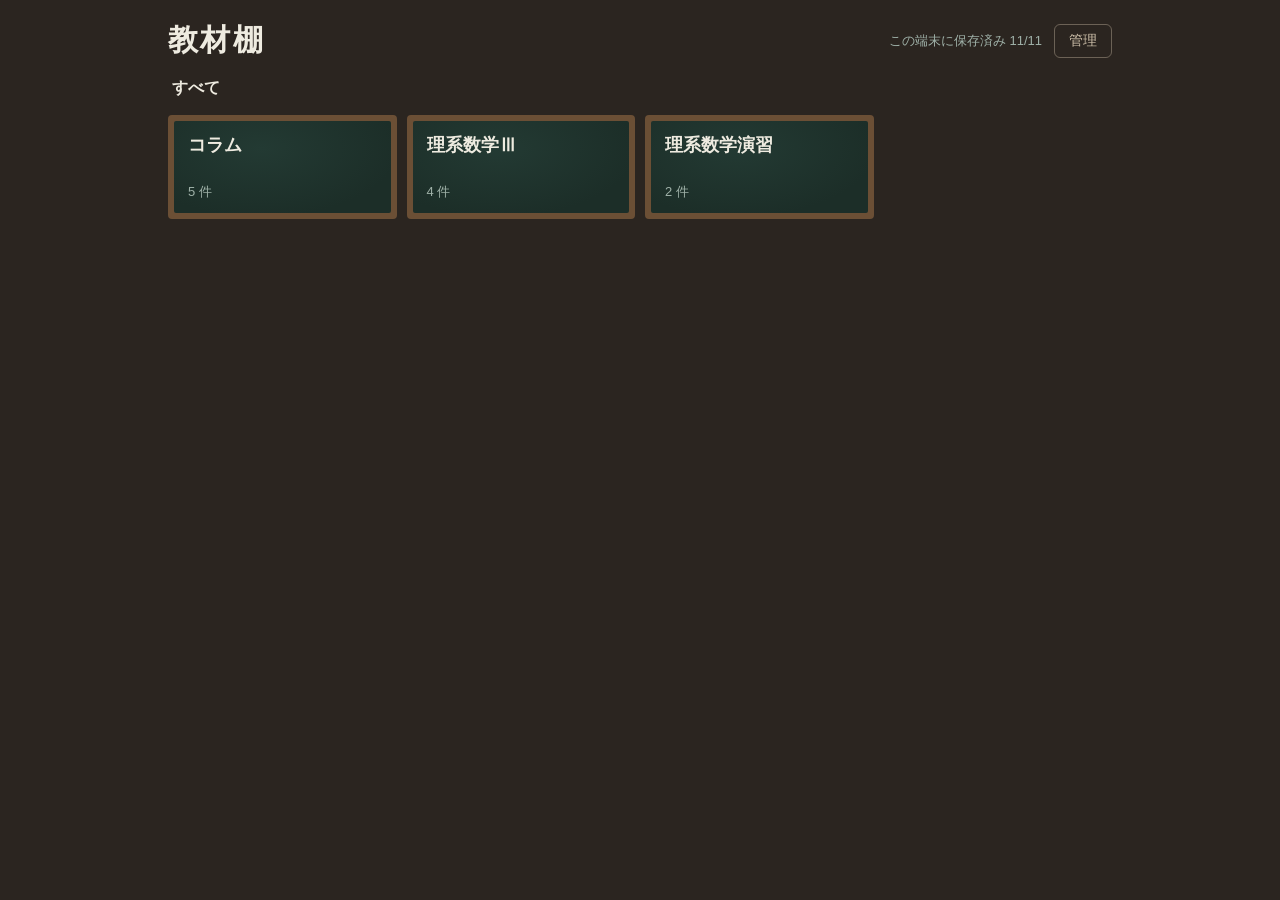
<file: index.html>
<!DOCTYPE html>
<html lang="ja">
<head>
<meta charset="UTF-8">
<meta name="viewport" content="width=device-width, initial-scale=1, viewport-fit=cover">
<title>教材棚</title>
<meta name="theme-color" content="#2b2520">
<meta name="apple-mobile-web-app-capable" content="yes">
<meta name="mobile-web-app-capable" content="yes">
<meta name="apple-mobile-web-app-title" content="教材棚">
<meta name="apple-mobile-web-app-status-bar-style" content="black-translucent">
<link rel="manifest" href="app.webmanifest">
<link rel="apple-touch-icon" href="icons/apple-touch-icon.png">
<link rel="stylesheet" href="style.css">
</head>
<body>

<main id="library" class="page">
  <header class="top">
    <h1><a href="#/">教材棚</a></h1>
    <div class="topR">
      <span id="offline" class="status"></span>
      <button id="manage" type="button" class="ghost">管理</button>
    </div>
  </header>
  <nav id="crumbs" class="crumbs" aria-label="現在のフォルダ"></nav>
  <div id="tools" class="tools" hidden>
    <label class="btn primary" for="fileInput">＋ HTMLを追加</label>
    <input id="fileInput" class="visually-hidden" type="file" accept=".html,.htm,text/html" multiple>
    <button id="newFolder" type="button" class="btn">新しいフォルダ</button>
    <button id="logout" type="button" class="ghost">管理を終える</button>
  </div>
  <section id="folders" class="folders" aria-label="フォルダ"></section>
  <section id="items" class="items" aria-label="教材"></section>
  <p id="empty" class="empty" hidden></p>
</main>

<section id="viewer" hidden>
  <div class="vbar">
    <button id="back" type="button" class="vb">‹ 一覧</button>
    <div id="vtitle" class="vtitle"></div>
    <button id="reload" type="button" class="vb">最初から</button>
    <button id="draw" type="button" class="vb" aria-pressed="false">✎ 書き込み</button>
    <button id="full" type="button" class="vb" hidden>全画面</button>
  </div>
  <div id="stage" class="stage">
    <iframe id="frame" title="教材" sandbox="allow-scripts allow-popups allow-forms allow-modals" allow="fullscreen; autoplay"></iframe>
    <canvas id="ink" aria-label="書き込み"></canvas>
    <div id="pens" class="pens" hidden>
      <button type="button" class="pen on" data-c="#eeebe0" style="--k:#eeebe0" aria-label="白"></button>
      <button type="button" class="pen" data-c="#ffd064" style="--k:#ffd064" aria-label="黄"></button>
      <button type="button" class="pen" data-c="#ff8466" style="--k:#ff8466" aria-label="赤"></button>
      <button type="button" class="pen" data-c="#72c8ff" style="--k:#72c8ff" aria-label="青"></button>
      <button type="button" id="eraser" class="tool">消しゴム</button>
      <button type="button" id="undo" class="tool">戻す</button>
      <button type="button" id="clear" class="tool">全消去</button>
    </div>
    <p id="loadmsg" class="loadmsg" hidden></p>
  </div>
</section>

<dialog id="dlg"><form method="dialog" id="dlgForm"></form></dialog>
<div id="toast" class="toast" role="status" hidden></div>

<script src="app.js"></script>
</body>
</html>
</file>
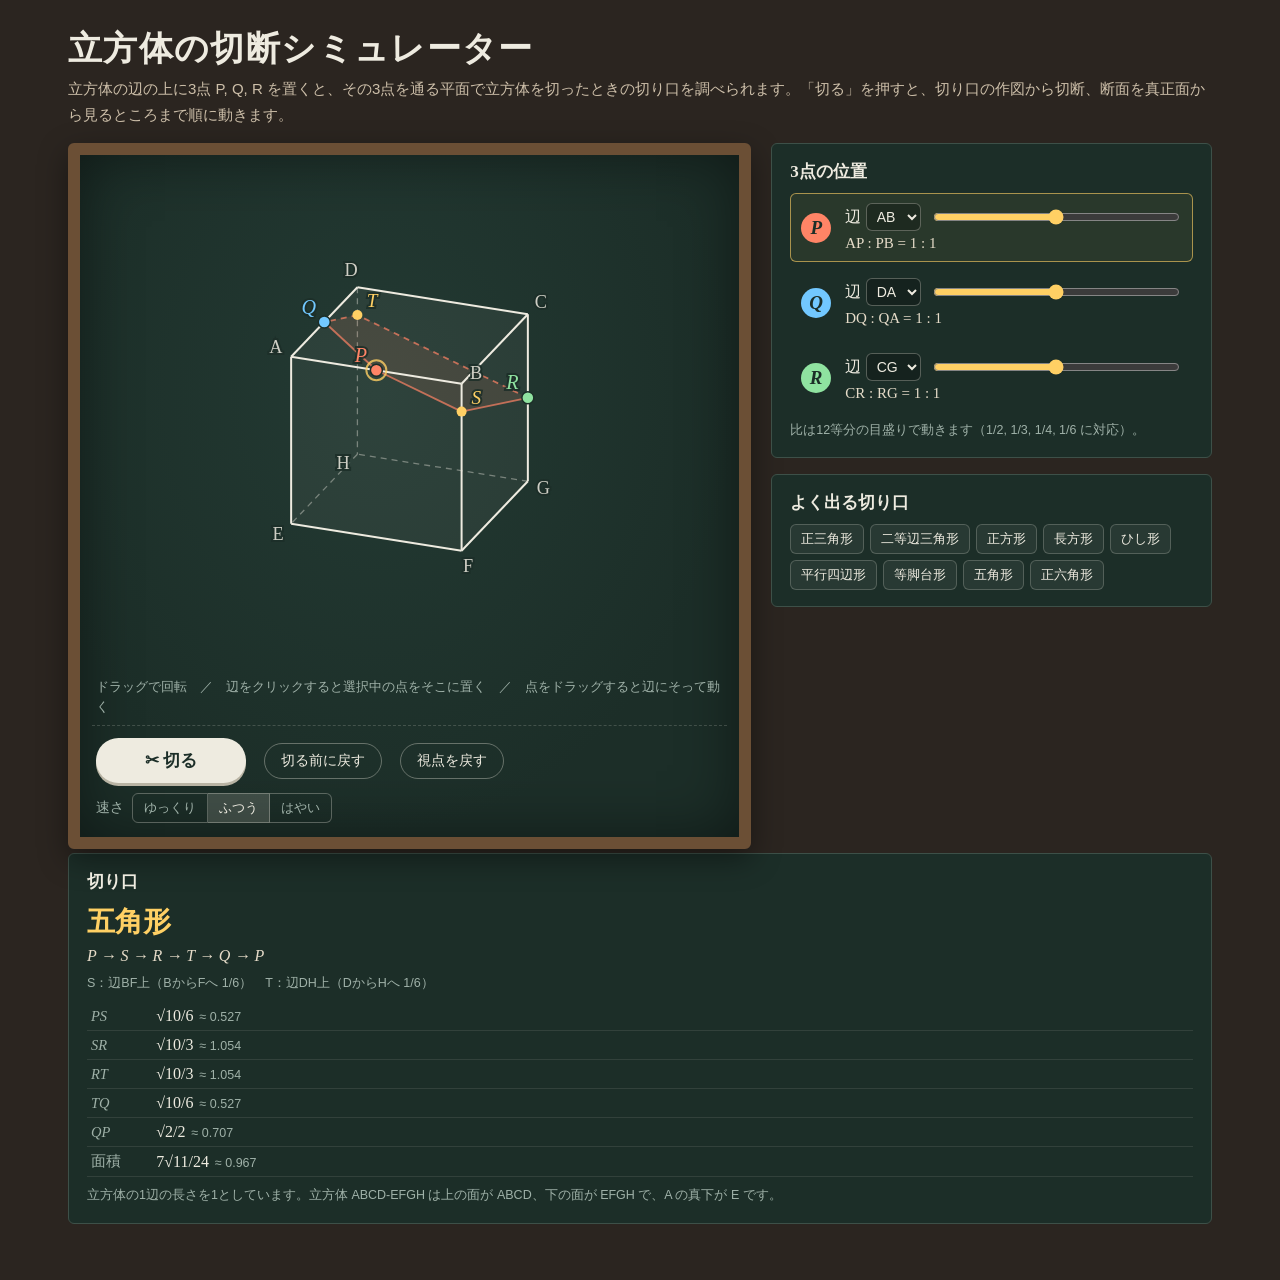
<file: materials/cube-cut.html>
<!DOCTYPE html>
<html lang="ja">
<head>
<meta charset="UTF-8">
<meta name="viewport" content="width=device-width, initial-scale=1">
<title>立方体の切断シミュレーター</title>
<style>
:root{
  --board:#1c2e28; --board2:#233a33; --frame:#6b4f35;
  --chalk:#eeebe0; --dim:#9fb1a8; --yellow:#ffd064;
  --p:#ff8466; --q:#72c8ff; --r:#8fe3a0;
}
*{box-sizing:border-box}
html,body{margin:0;background:#2b2520;color:var(--chalk);
  font-family:"Hiragino Sans","Hiragino Kaku Gothic ProN","Yu Gothic","Meiryo","Noto Sans JP",sans-serif;}
.page{max-width:1180px;margin:0 auto;padding:22px 18px 40px}
h1{font-family:"Hiragino Mincho ProN","Yu Mincho","YuMincho","Noto Serif JP",serif;
  font-weight:600;font-size:clamp(22px,3.2vw,34px);letter-spacing:.04em;margin:4px 0 4px}
.sub{color:#cdbfa9;margin:0 0 16px;font-size:15px;line-height:1.7}
.main{display:grid;grid-template-columns:1.55fr 1fr;gap:20px}
@media (max-width:900px){.main{grid-template-columns:1fr}}
.board{background:radial-gradient(ellipse at 45% 35%,var(--board2),var(--board) 70%);
  border:12px solid var(--frame);border-radius:6px;
  box-shadow:inset 0 0 60px rgba(0,0,0,.45),0 10px 30px rgba(0,0,0,.4);padding:10px 12px 10px}
#wrap{width:100%;position:relative}
canvas{display:block;width:100%;touch-action:none;cursor:grab}
canvas.dragging{cursor:grabbing}
.hint{font-size:12.5px;color:var(--dim);padding:4px 4px 0;line-height:1.6}
.tray{display:flex;flex-wrap:wrap;align-items:center;gap:10px 18px;padding:12px 4px 4px;
  border-top:1px dashed rgba(238,235,224,.18);margin-top:8px}
#play{font:inherit;font-size:17px;font-weight:700;color:#1c2e28;background:var(--chalk);
  border:none;border-radius:999px;padding:11px 26px;cursor:pointer;min-width:150px;box-shadow:0 3px 0 #b9b4a4}
#play:active{transform:translateY(2px);box-shadow:0 1px 0 #b9b4a4}
#play:disabled{opacity:.4;cursor:not-allowed}
.sec{font:inherit;font-size:14px;color:var(--chalk);background:transparent;border:1px solid rgba(238,235,224,.35);
  border-radius:999px;padding:8px 16px;cursor:pointer}
.sec:hover{background:rgba(238,235,224,.08)}
button:focus-visible,input:focus-visible,select:focus-visible{outline:3px solid var(--yellow);outline-offset:3px}
.ctl{display:flex;align-items:center;gap:8px;font-size:14px;color:var(--dim)}
.seg button{font:inherit;font-size:13px;background:transparent;color:var(--dim);
  border:1px solid rgba(238,235,224,.3);border-left-width:0;padding:5px 11px;cursor:pointer}
.seg button:first-child{border-left-width:1px;border-radius:6px 0 0 6px}
.seg button:last-child{border-radius:0 6px 6px 0}
.seg button.on{background:rgba(238,235,224,.16);color:var(--chalk)}
.card{background:var(--board);border:1px solid #3d5048;border-radius:6px;padding:16px 18px;margin-bottom:16px}
.card h2{font-family:"Hiragino Mincho ProN","Yu Mincho",serif;font-weight:600;font-size:17px;margin:0 0 10px}
.slot{display:grid;grid-template-columns:34px 1fr;gap:4px 10px;align-items:center;padding:9px 10px;border-radius:6px;
  border:1px solid transparent;cursor:pointer;margin-bottom:6px}
.slot.on{border-color:rgba(255,208,100,.6);background:rgba(255,208,100,.06)}
.slot .nm{grid-row:span 2;width:30px;height:30px;border-radius:50%;display:flex;align-items:center;justify-content:center;
  font-family:"Times New Roman",serif;font-size:19px;font-style:italic;color:#1c2e28;font-weight:700}
.slot .line{display:flex;gap:10px;align-items:center;flex-wrap:wrap}
.slot select{font:inherit;font-size:14px;background:rgba(0,0,0,.25);color:var(--chalk);border:1px solid rgba(238,235,224,.3);
  border-radius:6px;padding:4px 6px}
.slot input[type=range]{flex:1;min-width:110px;accent-color:var(--yellow)}
.slot .ratio{font-family:"Times New Roman","Hiragino Mincho ProN",serif;font-size:15px;color:#e6dcc9}
.presets{display:flex;flex-wrap:wrap;gap:6px}
.presets button{font:inherit;font-size:13px;color:var(--chalk);background:rgba(238,235,224,.06);border:1px solid rgba(238,235,224,.22);
  border-radius:6px;padding:5px 10px;cursor:pointer}
.presets button:hover{background:rgba(238,235,224,.14)}
.shape{font-family:"Hiragino Mincho ProN","Yu Mincho",serif;font-size:28px;font-weight:600;color:var(--yellow);margin:2px 0 6px}
.err{color:#ffb3a1;font-size:14px;line-height:1.7}
table{width:100%;border-collapse:collapse;font-variant-numeric:tabular-nums}
td{padding:5px 4px;border-bottom:1px solid rgba(238,235,224,.1);font-size:14.5px}
td:first-child{font-family:"Times New Roman",serif;font-style:italic;color:var(--dim);width:4.5em}
td .ex{font-family:"Times New Roman","Hiragino Mincho ProN",serif;font-size:16px}
td .ap{color:var(--dim);font-size:12.5px;margin-left:6px}
.note{font-size:12.5px;color:var(--dim);margin:8px 0 0;line-height:1.7}
.order{font-family:"Times New Roman",serif;font-style:italic;font-size:16px;color:#e6dcc9;margin-bottom:8px}
</style>
</head>
<body>
<div class="page">
  <h1>立方体の切断シミュレーター</h1>
  <p class="sub">立方体の辺の上に3点 P, Q, R を置くと、その3点を通る平面で立方体を切ったときの切り口を調べられます。「切る」を押すと、切り口の作図から切断、断面を真正面から見るところまで順に動きます。</p>

  <div class="main">
    <div>
      <div class="board">
        <div id="wrap"><canvas id="cv" aria-label="立方体と切断面の3D表示"></canvas></div>
        <div class="hint">ドラッグで回転　／　辺をクリックすると選択中の点をそこに置く　／　点をドラッグすると辺にそって動く</div>
        <div class="tray">
          <button id="play" type="button">✂ 切る</button>
          <button id="back" class="sec" type="button">切る前に戻す</button>
          <button id="view" class="sec" type="button">視点を戻す</button>
          <div class="ctl">速さ
            <div class="seg" role="group" aria-label="再生速度" id="speeds">
              <button type="button" data-s="0.5">ゆっくり</button><button type="button" data-s="1" class="on">ふつう</button><button type="button" data-s="2">はやい</button>
            </div>
          </div>
        </div>
      </div>
    </div>

    <div>
      <div class="card">
        <h2>3点の位置</h2>
        <div id="slots"></div>
        <p class="note">比は12等分の目盛りで動きます（1/2, 1/3, 1/4, 1/6 に対応）。</p>
      </div>
      <div class="card">
        <h2>よく出る切り口</h2>
        <div class="presets" id="presets"></div>
      </div>
    </div>
  </div>

  <div class="card" style="margin-top:4px">
    <h2>切り口</h2>
    <div id="info"></div>
    <p class="note">立方体の1辺の長さを1としています。立方体 ABCD-EFGH は上の面が ABCD、下の面が EFGH で、A の真下が E です。</p>
  </div>
</div>
<script>
// ===== 立方体の切断：計算部分（DOMなし） =====
const VN=["A","B","C","D","E","F","G","H"];
const V=[[0,0,1],[1,0,1],[1,1,1],[0,1,1],[0,0,0],[1,0,0],[1,1,0],[0,1,0]];
const EDGES=[[0,1],[1,2],[2,3],[3,0],[4,5],[5,6],[6,7],[7,4],[0,4],[1,5],[2,6],[3,7]];
const FACES=[[0,1,2,3],[4,5,6,7],[0,1,5,4],[3,2,6,7],[0,3,7,4],[1,2,6,5]];
const sub=(a,b)=>[a[0]-b[0],a[1]-b[1],a[2]-b[2]];
const add=(a,b)=>[a[0]+b[0],a[1]+b[1],a[2]+b[2]];
const mul=(a,s)=>[a[0]*s,a[1]*s,a[2]*s];
const dot=(a,b)=>a[0]*b[0]+a[1]*b[1]+a[2]*b[2];
const cross=(a,b)=>[a[1]*b[2]-a[2]*b[1],a[2]*b[0]-a[0]*b[2],a[0]*b[1]-a[1]*b[0]];
const norm=a=>Math.hypot(a[0],a[1],a[2]);
const unit=a=>{const l=norm(a);return l?mul(a,1/l):a};
const EPS=1e-9;
function edgePoint(e,t){const [i,j]=EDGES[e];return add(V[i],mul(sub(V[j],V[i]),t))}

function section(pts){
  const [P,Q,R]=pts;
  let n=cross(sub(Q,P),sub(R,P));
  if(norm(n)<1e-9)return{err:"3点が一直線上にあるか、同じ点があります。平面が1つに決まりません。"};
  n=unit(n);
  if(n[2]<-1e-9||(Math.abs(n[2])<1e-9&&(n[1]>1e-9||(Math.abs(n[1])<1e-9&&n[0]<0))))n=mul(n,-1);
  const d=p=>dot(n,sub(p,P));
  const out=[];
  const push=p=>{if(!out.some(q=>norm(sub(p,q))<1e-7))out.push(p)};
  for(const [i,j] of EDGES){
    const a=d(V[i]),b=d(V[j]);
    if(Math.abs(a)<EPS)push(V[i]);
    if(Math.abs(b)<EPS)push(V[j]);
    if((a>EPS&&b<-EPS)||(a<-EPS&&b>EPS)){const s=a/(a-b);push(add(V[i],mul(sub(V[j],V[i]),s)))}
  }
  if(out.length<3)return{err:"平面が立方体の内部を通りません。"};
  const c=mul(out.reduce(add,[0,0,0]),1/out.length);
  let u=unit(sub(out[0],c)),w=cross(n,u);
  out.sort((p,q)=>Math.atan2(dot(sub(p,c),w),dot(sub(p,c),u))-Math.atan2(dot(sub(q,c),w),dot(sub(q,c),u)));
  const vd=V.map(d);
  const pos=vd.some(x=>x>EPS),neg=vd.some(x=>x<-EPS);
  return{n,P,poly:out,c,faceOnly:!(pos&&neg)};
}
// 半空間 sgn*d>=0 で多角形を切る
function clip(poly,n,P,sgn){
  const d=p=>sgn*dot(n,sub(p,P));const res=[];
  for(let i=0;i<poly.length;i++){
    const a=poly[i],b=poly[(i+1)%poly.length],da=d(a),db=d(b);
    if(da>=-EPS)res.push(a);
    if((da>EPS&&db<-EPS)||(da<-EPS&&db>EPS)){res.push(add(a,mul(sub(b,a),da/(da-db))))}
  }
  return res;
}
function piece(sec,sgn){
  const faces=[];
  for(const f of FACES){
    const pl=clip(f.map(i=>V[i]),sec.n,sec.P,sgn);
    if(pl.length>=3&&polyArea(pl)>1e-9)faces.push({pts:pl,cap:false});
  }
  faces.push({pts:sec.poly.slice(),cap:true});
  const allp=faces.flatMap(f=>f.pts);const cen=mul(allp.reduce(add,[0,0,0]),1/allp.length);
  for(const f of faces){
    let nn=newell(f.pts);const fc=mul(f.pts.reduce(add,[0,0,0]),1/f.pts.length);
    if(dot(nn,sub(fc,cen))<0)nn=mul(nn,-1);f.n=unit(nn);f.c=fc;
  }
  return{faces,cen};
}
function newell(p){let n=[0,0,0];for(let i=0;i<p.length;i++){const a=p[i],b=p[(i+1)%p.length];n=add(n,cross(a,b))}return n}
function polyArea(p){return norm(newell(p))/2}

// --- 厳密な表示（分数・根号） ---
function gcd(a,b){a=a<0n?-a:a;b=b<0n?-b:b;while(b){[a,b]=[b,a%b]}return a}
function toFrac(x){
  let h0=0n,h1=1n,k0=1n,k1=0n,y=x;
  for(let i=0;i<40;i++){
    const a=Math.floor(y+1e-12);const A=BigInt(a);
    const h2=A*h1+h0,k2=A*k1+k0;
    if(k2>100000n)break;
    h0=h1;h1=h2;k0=k1;k1=k2;
    if(Math.abs(Number(h1)/Number(k1)-x)<1e-11)break;
    const r=y-a;if(Math.abs(r)<1e-12)break;y=1/r;
  }
  return[h1,k1];
}
const F=(n,d)=>{if(d<0n){n=-n;d=-d}const g=gcd(n,d)||1n;return[n/g,d/g]};
const fadd=(a,b)=>F(a[0]*b[1]+b[0]*a[1],a[1]*b[1]);
const fsub=(a,b)=>F(a[0]*b[1]-b[0]*a[1],a[1]*b[1]);
const fmul=(a,b)=>F(a[0]*b[0],a[1]*b[1]);
function surd(fr){ // √(p/q) を文字列に
  const [p,q]=fr;if(p===0n)return"0";
  let N=p*q,k=1n;
  if(N>10n**15n)return null;
  let n=Number(N),kk=1;
  for(let i=2;i*i<=n;i++){while(n%(i*i)===0){n/=i*i;kk*=i}}
  k=BigInt(kk);let den=q;const g=gcd(k,den);k/=g;den/=g;
  const root=n===1?"":`√${n}`;
  let num=(k===1n&&root)?root:`${k}${root}`;
  return den===1n?num:`${num}/${den}`;
}
function exactLen(a,b){
  const fa=a.map(toFrac),fb=b.map(toFrac);
  let s=[0n,1n];for(let i=0;i<3;i++){const d=fsub(fb[i],fa[i]);s=fadd(s,fmul(d,d))}
  return surd(s);
}
function exactArea(poly){
  const fp=poly.map(p=>p.map(toFrac));let S=[[0n,1n],[0n,1n],[0n,1n]];
  for(let i=0;i<fp.length;i++){const a=fp[i],b=fp[(i+1)%fp.length];
    const c=[fsub(fmul(a[1],b[2]),fmul(a[2],b[1])),fsub(fmul(a[2],b[0]),fmul(a[0],b[2])),fsub(fmul(a[0],b[1]),fmul(a[1],b[0]))];
    S=S.map((x,j)=>fadd(x,c[j]))}
  let s=[0n,1n];for(const x of S)s=fadd(s,fmul(x,x));
  return surd(fmul(s,[1n,4n]));
}
function classify(poly){
  const k=poly.length,L=[],E=[];
  for(let i=0;i<k;i++){const e=sub(poly[(i+1)%k],poly[i]);E.push(e);L.push(norm(e))}
  const eq=(a,b)=>Math.abs(a-b)<1e-6;
  const allEq=L.every(x=>eq(x,L[0]));
  const ang=i=>{const a=mul(E[(i+k-1)%k],-1),b=E[i];return Math.acos(Math.max(-1,Math.min(1,dot(a,b)/(norm(a)*norm(b)))))};
  const par=(a,b)=>norm(cross(a,b))<1e-6*norm(a)*norm(b);
  if(k===3){
    if(allEq)return"正三角形";
    if(eq(L[0],L[1])||eq(L[1],L[2])||eq(L[0],L[2]))return"二等辺三角形";
    const A=[0,1,2].map(ang);if(A.some(x=>Math.abs(x-Math.PI/2)<1e-6))return"直角三角形";
    return"三角形";
  }
  if(k===4){
    const p1=par(E[0],E[2]),p2=par(E[1],E[3]);
    const right=Math.abs(dot(E[0],E[1]))<1e-6;
    if(p1&&p2){if(allEq&&right)return"正方形";if(right)return"長方形";if(allEq)return"ひし形";return"平行四辺形"}
    if(p1||p2){const legs=p1?[L[1],L[3]]:[L[0],L[2]];return eq(legs[0],legs[1])?"等脚台形":"台形"}
    return"四角形";
  }
  if(k===5)return"五角形";
  if(k===6){const A=[...Array(6).keys()].map(ang);if(allEq&&A.every(x=>eq(x,A[0])))return"正六角形";return"六角形"}
  return`${k}角形`;
}

// ===== 描画とUI =====
(function(){
const EN=EDGES.map(([i,j])=>VN[i]+VN[j]);
const FN=[[0,0,1],[0,0,-1],[0,-1,0],[0,1,0],[-1,0,0],[1,0,0]];
const SLOT_COL=["#ff8466","#72c8ff","#8fe3a0"],SLOT_NM=["P","Q","R"],EXTRA=["S","T","U","V"];
const CH="#eeebe0",YEL="#ffd064",CAP="#ff8466";
const PRESETS=[
  ["正三角形",[["AB",6],["DA",6],["AE",6]]],
  ["二等辺三角形",[["AB",6],["DA",6],["AE",12]]],
  ["正方形",[["AE",6],["BF",6],["CG",6]]],
  ["長方形",[["AB",0],["BC",0],["CG",12]]],
  ["ひし形",[["AB",0],["BF",6],["DH",6]]],
  ["平行四辺形",[["AB",0],["BF",4],["DH",8]]],
  ["等脚台形",[["AB",6],["BC",6],["HE",12]]],
  ["五角形",[["AB",6],["DA",6],["CG",6]]],
  ["正六角形",[["AB",6],["CG",6],["HE",6]]]
];
const DEF_YAW=-1.2,DEF_PITCH=0.42;

const cv=document.getElementById('cv'),ctx=cv.getContext('2d'),wrap=document.getElementById('wrap');
const btn=document.getElementById('play'),infoEl=document.getElementById('info');
let W,H,dpr=1,SC=100,CX=0,CY=0;
let yaw=DEF_YAW,pitch=DEF_PITCH;
let slots=[{e:0,t:6},{e:3,t:6},{e:10,t:6}],active=0;
let sec=null,pieces=null,names=[],TL=null,T_END=1;
let t=0,playing=false,speed=1,last=0,camFrom=null,userCam=false,camBefore=null;

// ---------- カメラ ----------
function cam(){
  const cy=Math.cos(yaw),sy=Math.sin(yaw),cp=Math.cos(pitch),sp=Math.sin(pitch);
  return{d:[cp*cy,cp*sy,sp],r:[-sy,cy,0],u:[-sp*cy,-sp*sy,cp]};
}
let CAM=cam();
function pr(p){const v=[p[0]-.5,p[1]-.5,p[2]-.5];return[CX+dot(v,CAM.r)*SC,CY-dot(v,CAM.u)*SC,dot(v,CAM.d)]}

function resize(){
  dpr=window.devicePixelRatio||1;W=wrap.clientWidth;H=Math.max(320,Math.min(640,W*0.8,(window.innerHeight-(wrap.getBoundingClientRect().top+window.scrollY)-((document.querySelector('.tray')||{}).offsetHeight||0)-44)));
  cv.style.height=H+'px';cv.width=Math.round(W*dpr);cv.height=Math.round(H*dpr);ctx.setTransform(dpr,0,0,dpr,0,0);
  SC=Math.min(W,H)*0.36;CX=W/2;CY=H/2;draw();
}

// ---------- 計算の更新 ----------
function slotPoint(s){return edgePoint(s.e,s.t/12)}
function recompute(){
  sec=section(slots.map(slotPoint));
  pieces=null;names=[];
  if(!sec.err){
    const P=slots.map(slotPoint);
    let start=0;
    sec.poly.forEach((q,i)=>{if(norm(sub(q,P[0]))<1e-7)start=i});
    sec.poly=sec.poly.slice(start).concat(sec.poly.slice(0,start));
    let ex=0;
    names=sec.poly.map(q=>{for(let k=0;k<3;k++)if(norm(sub(q,P[k]))<1e-7)return SLOT_NM[k];return EXTRA[ex++]});
    if(!sec.faceOnly)pieces=[piece(sec,1),piece(sec,-1)];
    const k=sec.poly.length;
    const a=0.9,b=a+0.5*k+0.3,c=b+0.6,d=c+0.3,e=d+1.2,f=e+0.3,g=f+1.7;
    TL={plane:[0,a],cons:[a,b],fill:[b,c],sep:[d,e],view:[f,g]};T_END=sec.faceOnly?c+0.3:g+0.2;
  }
  t=0;playing=false;userCam=false;camFrom=null;
  btn.disabled=!!sec.err;
  renderInfo();renderSlots();draw();updateBtn();
}

// ---------- 情報パネル ----------
function renderInfo(){
  if(sec.err){infoEl.innerHTML=`<div class="err">${sec.err}</div>`;return}
  const k=sec.poly.length,shape=classify(sec.poly);
  let rows="";
  for(let i=0;i<k;i++){
    const a=sec.poly[i],b=sec.poly[(i+1)%k],ex=exactLen(a,b),ap=norm(sub(a,b));
    rows+=`<tr><td>${names[i]}${names[(i+1)%k]}</td><td><span class="ex">${ex??ap.toFixed(4)}</span>${ex&&!/^\d+$/.test(ex)?`<span class="ap">≈ ${ap.toFixed(3)}</span>`:""}</td></tr>`;
  }
  const ar=exactArea(sec.poly),apA=polyArea(sec.poly);
  rows+=`<tr><td style="font-style:normal">面積</td><td><span class="ex">${ar??apA.toFixed(4)}</span>${ar&&!/^\d+$/.test(ar)?`<span class="ap">≈ ${apA.toFixed(3)}</span>`:""}</td></tr>`;
  const extra=names.map((nm,i)=>EXTRA.includes(nm)?`${nm}：${where(sec.poly[i])}`:"").filter(Boolean).join("　");
  infoEl.innerHTML=`<div class="shape">${shape}</div>
    <div class="order">${names.join(" → ")} → ${names[0]}</div>
    ${sec.faceOnly?'<div class="err">3点が立方体の1つの面の上にあるので、切り口はその面そのものです。</div>':""}
    ${extra?`<p class="note" style="margin:0 0 8px">${extra}</p>`:""}
    <table>${rows}</table>`;
}
function where(p){
  for(let i=0;i<8;i++)if(norm(sub(p,V[i]))<1e-7)return`頂点${VN[i]}`;
  for(let e=0;e<12;e++){
    const [i,j]=EDGES[e],a=V[i],b=V[j],ab=sub(b,a),s=dot(sub(p,a),ab);
    if(s>-1e-9&&s<1+1e-9&&norm(sub(p,add(a,mul(ab,s))))<1e-7){
      const [fn,fd]=toFrac(s);const num=Number(fn),den=Number(fd);
      return`辺${EN[e]}上（${VN[i]}から${VN[j]}へ ${num}/${den}）`;
    }
  }
  return"";
}
function ratioText(s,k){
  const [i,j]=EDGES[s.e],X=VN[i],Y=VN[j],nm=SLOT_NM[k];
  if(s.t===0)return`${nm} は頂点 ${X}`;
  if(s.t===12)return`${nm} は頂点 ${Y}`;
  let a=s.t,b=12-s.t;const g=(x,y)=>y?g(y,x%y):x;const gg=g(a,b);
  return`${X}${nm} : ${nm}${Y} = ${a/gg} : ${b/gg}`;
}
function renderSlots(){
  const box=document.getElementById('slots');
  if(!box.children.length){
    slots.forEach((s,k)=>{
      const d=document.createElement('div');d.className='slot';
      d.innerHTML=`<div class="nm" style="background:${SLOT_COL[k]}">${SLOT_NM[k]}</div>
        <div class="line"><label>辺 <select aria-label="点${SLOT_NM[k]}の辺">${EN.map((n,i)=>`<option value="${i}">${n}</option>`).join("")}</select></label>
        <input type="range" min="0" max="12" step="1" aria-label="点${SLOT_NM[k]}の位置"></div>
        <div class="ratio"></div>`;
      d.addEventListener('pointerdown',()=>{active=k;renderSlots();draw()});
      d.querySelector('select').addEventListener('change',e=>{slots[k].e=+e.target.value;recompute()});
      d.querySelector('input').addEventListener('input',e=>{slots[k].t=+e.target.value;recompute()});
      box.appendChild(d);
    });
  }
  [...box.children].forEach((d,k)=>{
    d.classList.toggle('on',k===active);
    d.querySelector('select').value=slots[k].e;
    d.querySelector('input').value=slots[k].t;
    d.querySelector('.ratio').textContent=ratioText(slots[k],k);
  });
}
const pbox=document.getElementById('presets');
PRESETS.forEach(([nm,arr])=>{
  const b=document.createElement('button');b.type='button';b.textContent=nm;
  b.addEventListener('click',()=>{slots=arr.map(([e,t])=>({e:EN.indexOf(e),t}));recompute()});
  pbox.appendChild(b);
});

// ---------- 描画 ----------
const clamp=x=>Math.max(0,Math.min(1,x));
const ease=x=>x<.5?4*x*x*x:1-Math.pow(-2*x+2,3)/2;
const ph=k=>TL?clamp((t-TL[k][0])/(TL[k][1]-TL[k][0])):0;
function line(a,b,col,w,dash){ctx.strokeStyle=col;ctx.lineWidth=w;ctx.setLineDash(dash||[]);ctx.beginPath();ctx.moveTo(a[0],a[1]);ctx.lineTo(b[0],b[1]);ctx.stroke();ctx.setLineDash([])}
function polyPath(ps){ctx.beginPath();ps.forEach((q,i)=>i?ctx.lineTo(q[0],q[1]):ctx.moveTo(q[0],q[1]));ctx.closePath()}
function label(str,p,col,size,italic){
  ctx.font=`${italic===false?"":"italic "}${size}px "Times New Roman","Hiragino Mincho ProN",serif`;
  ctx.textAlign="center";ctx.textBaseline="middle";
  ctx.lineWidth=4;ctx.strokeStyle="rgba(28,46,40,.85)";ctx.strokeText(str,p[0],p[1]);
  ctx.fillStyle=col;ctx.fillText(str,p[0],p[1]);
}
function faceFront(fi){return dot(FN[fi],CAM.d)>1e-6}
function segFaces(a,b){
  const res=[];const map={"2,1":0,"2,0":1,"1,0":2,"1,1":3,"0,0":4,"0,1":5};
  for(let ax=0;ax<3;ax++)for(const v of [0,1])if(Math.abs(a[ax]-v)<1e-7&&Math.abs(b[ax]-v)<1e-7)res.push(map[ax+","+v]);
  return res;
}
function shadeCol(r,g,b,f){return`rgb(${Math.round(r*f)},${Math.round(g*f)},${Math.round(b*f)})`}

function draw(){
  CAM=cam();
  ctx.clearRect(0,0,W,H);
  const fs=Math.max(13,Math.min(20,SC*0.1));
  const pSep=sec&&!sec.err&&pieces?ease(ph('sep')):0;
  if(pSep>0)drawSplit(pSep,fs);else drawWhole(fs);
}

function drawWhole(fs){
  const PV=V.map(pr);
  // 面
  FACES.forEach((f,fi)=>{if(faceFront(fi)){ctx.fillStyle="rgba(238,235,224,.05)";polyPath(f.map(i=>PV[i]));ctx.fill()}});
  // 奥の辺
  const vis=EDGES.map(([i,j])=>FACES.some((f,fi)=>f.includes(i)&&f.includes(j)&&faceFront(fi)));
  EDGES.forEach(([i,j],e)=>{if(!vis[e])line(PV[i],PV[j],"rgba(238,235,224,.4)",1.3,[6,5])});

  const ok=sec&&!sec.err;
  const pPlane=ok?ph('plane'):0,pCons=ok?ph('cons'):0,pFill=ok?ph('fill'):0;
  if(ok){
    const k=sec.poly.length,PP=sec.poly.map(pr);
    // 切り口の塗り
    ctx.fillStyle=`rgba(255,132,102,${(t>0?0:0.12)+0.5*pFill})`;polyPath(PP);ctx.fill();
    // 平面
    if(pPlane>0){
      const u=unit(sub(sec.poly[0],sec.c)),w=cross(sec.n,u),s=1.15;
      const q=[[1,1],[-1,1],[-1,-1],[1,-1]].map(([a,b])=>pr(add(sec.c,add(mul(u,a*s),mul(w,b*s)))));
      ctx.globalAlpha=pPlane*(1-0.5*pFill);
      ctx.fillStyle="rgba(255,208,100,.13)";polyPath(q);ctx.fill();
      ctx.strokeStyle="rgba(255,208,100,.55)";ctx.lineWidth=1.2;ctx.stroke();ctx.globalAlpha=1;
    }
    // 切り口の辺（作図のように1本ずつ）
    for(let i=0;i<k;i++){
      const a=sec.poly[i],b=sec.poly[(i+1)%k];
      const fcs=segFaces(a,b),front=fcs.some(faceFront);
      const prog=t>0?clamp(pCons*k-i):1;
      const col=t>0?CAP:"rgba(255,132,102,.7)";
      if(prog<=0)continue;
      const A=pr(a),B=pr(add(a,mul(sub(b,a),prog)));
      line(A,B,col,t>0?2.6:1.8,front?[]:[6,5]);
    }
  }
  // 手前の辺
  EDGES.forEach(([i,j],e)=>{if(vis[e])line(PV[i],PV[j],CH,2)});
  // 頂点名
  const C=pr([.5,.5,.5]);
  V.forEach((v,i)=>{const p=PV[i],dx=p[0]-C[0],dy=p[1]-C[1],l=Math.hypot(dx,dy)||1;label(VN[i],[p[0]+dx/l*fs*0.95,p[1]+dy/l*fs*0.95],"rgba(238,235,224,.85)",fs,false)});
  if(!ok){slots.forEach((s,k)=>drawSlot(k,fs));return}
  // 交点（S, T, …）
  const k=sec.poly.length;
  sec.poly.forEach((q,i)=>{
    if(!EXTRA.includes(names[i]))return;
    const appear=t>0?clamp(pCons*k-(i-1)):1;
    if(appear<=0)return;
    const p=pr(q);ctx.globalAlpha=appear;
    ctx.fillStyle=YEL;ctx.beginPath();ctx.arc(p[0],p[1],5,0,Math.PI*2);ctx.fill();
    label(names[i],[p[0]+fs*0.8,p[1]-fs*0.7],YEL,fs*1.05);ctx.globalAlpha=1;
  });
  slots.forEach((s,k)=>drawSlot(k,fs));
}
function drawSlot(k,fs){
  const p=pr(slotPoint(slots[k]));
  if(k===active){ctx.strokeStyle="rgba(255,208,100,.8)";ctx.lineWidth=2;ctx.beginPath();ctx.arc(p[0],p[1],10,0,Math.PI*2);ctx.stroke()}
  ctx.fillStyle=SLOT_COL[k];ctx.beginPath();ctx.arc(p[0],p[1],6,0,Math.PI*2);ctx.fill();
  ctx.strokeStyle="#1c2e28";ctx.lineWidth=1.5;ctx.stroke();
  label(SLOT_NM[k],[p[0]-fs*0.85,p[1]-fs*0.75],SLOT_COL[k],fs*1.1);
}

function drawSplit(pSep,fs){
  const pView=ease(ph('view'));
  const L=unit(add(add(CAM.d,mul(CAM.u,0.7)),mul(CAM.r,-0.4)));
  const offs=[mul(sec.n,0.38*pSep),mul(sec.n,-0.38*pSep*(1-pView))];
  const alphas=[1-pView,1];
  const order=[0,1].sort((a,b)=>pr(add(pieces[a].cen,offs[a]))[2]-pr(add(pieces[b].cen,offs[b]))[2]);
  for(const pi of order){
    const pc=pieces[pi],off=offs[pi];if(alphas[pi]<=0.01)continue;
    ctx.globalAlpha=alphas[pi];
    const fl=pc.faces.filter(f=>dot(f.n,CAM.d)>1e-6).sort((a,b)=>pr(add(a.c,off))[2]-pr(add(b.c,off))[2]);
    for(const f of fl){
      const lt=0.5+0.5*Math.max(0,dot(f.n,L));
      ctx.fillStyle=f.cap?shadeCol(255,132,102,0.75+0.25*lt):shadeCol(96,138,122,lt);
      polyPath(f.pts.map(q=>pr(add(q,off))));ctx.fill();
      ctx.strokeStyle=f.cap?"rgba(255,230,210,.9)":"rgba(238,235,224,.75)";ctx.lineWidth=f.cap?2:1.4;ctx.stroke();
    }
    ctx.globalAlpha=1;
  }
  // 断面の頂点名と長さ（残る側）
  const off=offs[1],k=sec.poly.length;
  const PP=sec.poly.map(q=>pr(add(q,off))),C=pr(add(sec.c,off));
  PP.forEach((p,i)=>{const dx=p[0]-C[0],dy=p[1]-C[1],l=Math.hypot(dx,dy)||1;
    label(names[i],[p[0]+dx/l*fs,p[1]+dy/l*fs],EXTRA.includes(names[i])?YEL:SLOT_COL[SLOT_NM.indexOf(names[i])],fs*1.05)});
  if(pView>0.6){
    ctx.globalAlpha=clamp((pView-0.6)/0.4);
    for(let i=0;i<k;i++){
      const a=sec.poly[i],b=sec.poly[(i+1)%k],m=[(PP[i][0]+PP[(i+1)%k][0])/2,(PP[i][1]+PP[(i+1)%k][1])/2];
      const dx=m[0]-C[0],dy=m[1]-C[1],l=Math.hypot(dx,dy)||1;
      const ex=exactLen(a,b)??norm(sub(a,b)).toFixed(3);
      label(ex,[m[0]+dx/l*fs*1.3,m[1]+dy/l*fs*1.3],CH,fs*0.95,false);
    }
    label(classify(sec.poly),[C[0],C[1]],"#1c2e28",fs*1.1,false);
    ctx.globalAlpha=1;
  }
}

// ---------- 再生 ----------
function viewTarget(){const n=sec.n;return{yaw:Math.atan2(n[1],n[0]),pitch:Math.asin(Math.max(-1,Math.min(1,n[2])))}}
function step(dt){
  t+=dt*speed;
  if(TL&&!sec.faceOnly&&!userCam&&t>=TL.view[0]){
    if(!camFrom)camFrom={yaw,pitch};
    const tg=viewTarget();let dy=tg.yaw-camFrom.yaw;dy=Math.atan2(Math.sin(dy),Math.cos(dy));
    const e=ease(ph('view'));yaw=camFrom.yaw+dy*e;pitch=camFrom.pitch+(tg.pitch-camFrom.pitch)*e;
  }
  if(t>=T_END){t=T_END;playing=false}
}
function updateBtn(){btn.textContent=playing?'❚❚ 一時停止':(t>=T_END&&t>0?'↺ もう一度切る':(t>0?'▶ 再開':'✂ 切る'))}
function loop(now){
  const dt=Math.min(0.05,(now-last)/1000);last=now;
  if(playing){step(dt);draw();updateBtn()}
  requestAnimationFrame(loop);
}
btn.addEventListener('click',()=>{
  if(!sec||sec.err)return;
  if(playing)playing=false;
  else{
    if(t>=T_END||t===0){if(camBefore&&t>=T_END){yaw=camBefore.yaw;pitch=camBefore.pitch}t=0;camFrom=null;userCam=false;camBefore={yaw,pitch}}
    playing=true;
  }
  updateBtn();draw();
});
document.getElementById('back').addEventListener('click',()=>{
  playing=false;t=0;camFrom=null;userCam=false;
  if(camBefore){yaw=camBefore.yaw;pitch=camBefore.pitch;camBefore=null}
  updateBtn();draw();
});
document.getElementById('view').addEventListener('click',()=>{yaw=DEF_YAW;pitch=DEF_PITCH;userCam=true;draw()});
document.querySelectorAll('#speeds button').forEach(b=>b.addEventListener('click',()=>{
  speed=parseFloat(b.dataset.s);document.querySelectorAll('#speeds button').forEach(x=>x.classList.toggle('on',x===b));
}));

// ---------- マウス・タッチ操作 ----------
let drag=null;
function mpos(e){const r=cv.getBoundingClientRect();return[e.clientX-r.left,e.clientY-r.top]}
function nearestOnSeg(m,a,b){const dx=b[0]-a[0],dy=b[1]-a[1],L2=dx*dx+dy*dy||1;const s=clamp(((m[0]-a[0])*dx+(m[1]-a[1])*dy)/L2);return{s,d:Math.hypot(a[0]+dx*s-m[0],a[1]+dy*s-m[1])}}
const splitNow=()=>sec&&!sec.err&&pieces&&t>TL.sep[0];
cv.addEventListener('pointerdown',e=>{
  const m=mpos(e);cv.setPointerCapture(e.pointerId);
  if(!splitNow()){
    for(let k=0;k<3;k++){const p=pr(slotPoint(slots[k]));if(Math.hypot(p[0]-m[0],p[1]-m[1])<14){drag={type:'pt',k,m0:m,moved:false};active=k;renderSlots();return}}
  }
  drag={type:'rot',m0:m,last:m,moved:false};cv.classList.add('dragging');
});
cv.addEventListener('pointermove',e=>{
  if(!drag)return;const m=mpos(e);
  if(Math.hypot(m[0]-drag.m0[0],m[1]-drag.m0[1])>4)drag.moved=true;
  if(drag.type==='rot'){
    yaw-=(m[0]-drag.last[0])*0.01;pitch=Math.max(-1.5,Math.min(1.5,pitch+(m[1]-drag.last[1])*0.01));
    drag.last=m;if(playing||t>0)userCam=true;draw();
  }else if(drag.moved){
    const s=slots[drag.k],[i,j]=EDGES[s.e];const r=nearestOnSeg(m,pr(V[i]),pr(V[j]));
    const nt=Math.round(r.s*12);if(nt!==s.t){s.t=nt;recompute()}
  }
});
cv.addEventListener('pointerup',e=>{
  if(!drag)return;const m=mpos(e);cv.classList.remove('dragging');
  if(drag.type==='rot'&&!drag.moved&&!splitNow()){
    let best=null;
    EDGES.forEach(([i,j],ei)=>{const r=nearestOnSeg(m,pr(V[i]),pr(V[j]));if(r.d<16&&(!best||r.d<best.d))best={ei,s:r.s,d:r.d}});
    if(best){slots[active]={e:best.ei,t:Math.round(best.s*12)};active=(active+1)%3;recompute()}
  }
  drag=null;
});

window.addEventListener('resize',resize);
document.addEventListener('keydown',e=>{if(e.code==='Space'&&!['BUTTON','INPUT','SELECT'].includes(e.target.tagName)){e.preventDefault();btn.click()}});
slots=PRESETS[7][1].map(([e,tt])=>({e:EN.indexOf(e),t:tt}));
resize();recompute();requestAnimationFrame(x=>{last=x;loop(x)});
})();
</script>
</body>
</html>
</file>
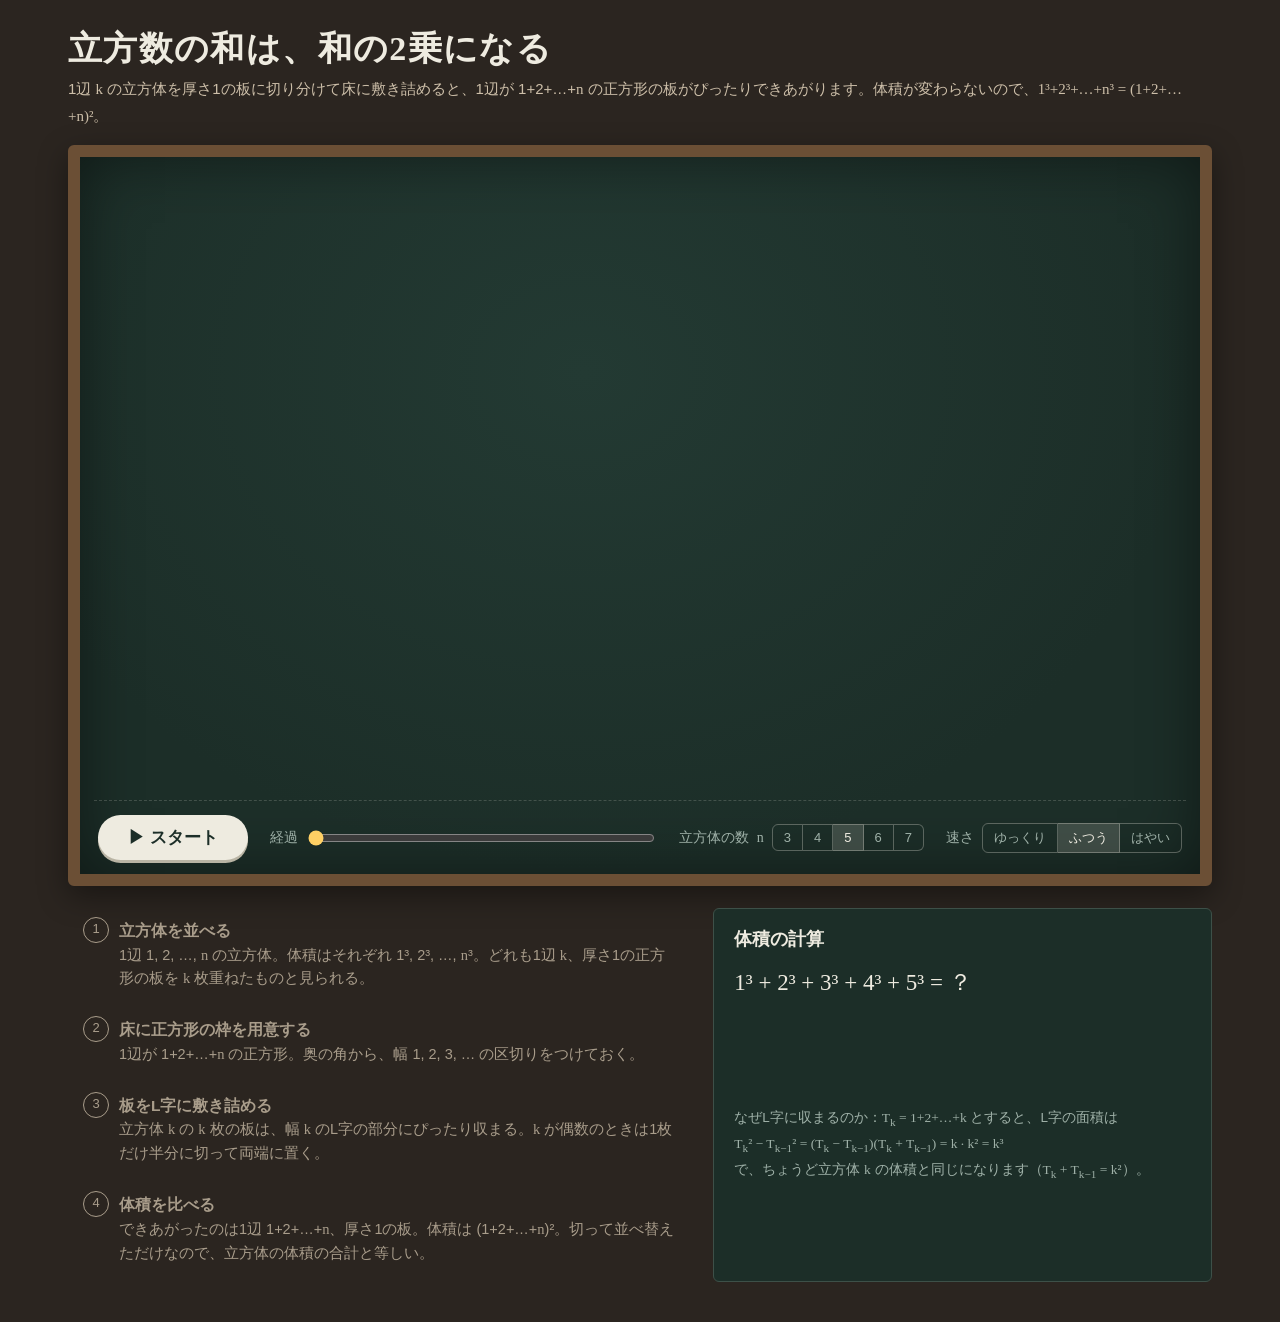
<file: materials/cubes-sum.html>
<!DOCTYPE html>
<html lang="ja">
<head>
<meta charset="UTF-8">
<meta name="viewport" content="width=device-width, initial-scale=1">
<title>立方数の和は、和の2乗</title>
<style>
:root{
  --board:#1c2e28; --board2:#233a33; --frame:#6b4f35;
  --chalk:#eeebe0; --dim:#9fb1a8; --yellow:#ffd064;
}
*{box-sizing:border-box}
html,body{margin:0;background:#2b2520;color:var(--chalk);
  font-family:"Hiragino Sans","Hiragino Kaku Gothic ProN","Yu Gothic","Meiryo","Noto Sans JP",sans-serif;}
.page{max-width:1180px;margin:0 auto;padding:22px 18px 40px}
h1{font-family:"Hiragino Mincho ProN","Yu Mincho","YuMincho","Noto Serif JP",serif;
  font-weight:600;font-size:clamp(22px,3.2vw,34px);letter-spacing:.04em;margin:4px 0 4px}
.sub{color:#cdbfa9;margin:0 0 16px;font-size:15px;line-height:1.7}
.board{background:radial-gradient(ellipse at 45% 30%,var(--board2),var(--board) 70%);
  border:12px solid var(--frame);border-radius:6px;
  box-shadow:inset 0 0 60px rgba(0,0,0,.45),0 10px 30px rgba(0,0,0,.4);padding:12px 14px 10px}
#wrap{width:100%}
canvas{display:block;width:100%}
.tray{display:flex;flex-wrap:wrap;align-items:center;gap:12px 22px;padding:14px 4px 4px;
  border-top:1px dashed rgba(238,235,224,.18);margin-top:8px}
#play{font:inherit;font-size:17px;font-weight:700;color:#1c2e28;background:var(--chalk);
  border:none;border-radius:999px;padding:11px 26px;cursor:pointer;min-width:150px;box-shadow:0 3px 0 #b9b4a4}
#play:active{transform:translateY(2px);box-shadow:0 1px 0 #b9b4a4}
button:focus-visible,input:focus-visible{outline:3px solid var(--yellow);outline-offset:3px}
.scrubbox{flex:1 1 240px;display:flex;align-items:center;gap:8px;font-size:14px;color:var(--dim)}
#scrub{flex:1;accent-color:var(--yellow)}
.ctl{display:flex;align-items:center;gap:8px;font-size:14px;color:var(--dim)}
.seg button{font:inherit;font-size:13px;background:transparent;color:var(--dim);
  border:1px solid rgba(238,235,224,.3);border-left-width:0;padding:5px 11px;cursor:pointer}
.seg button:first-child{border-left-width:1px;border-radius:6px 0 0 6px}
.seg button:last-child{border-radius:0 6px 6px 0}
.seg button.on{background:rgba(238,235,224,.16);color:var(--chalk)}
.lower{display:grid;grid-template-columns:1.25fr 1fr;gap:22px;margin-top:22px}
@media (max-width:820px){.lower{grid-template-columns:1fr}}
ol.steps{list-style:none;margin:0;padding:0;counter-reset:s}
ol.steps li{counter-increment:s;position:relative;padding:10px 12px 10px 48px;margin-bottom:6px;
  border-left:3px solid transparent;color:#a99d8b;line-height:1.65;font-size:14.5px;transition:all .3s}
ol.steps li::before{content:counter(s);position:absolute;left:12px;top:9px;width:24px;height:24px;
  border-radius:50%;border:1.5px solid currentColor;text-align:center;font-size:13px;line-height:22px}
ol.steps li b{display:block;font-size:15.5px;color:inherit}
ol.steps li.on{color:#f3ead8;border-left-color:var(--yellow);background:rgba(255,208,100,.07)}
ol.steps li.done{color:#d8ccb7}
.card{background:var(--board);border:1px solid #3d5048;border-radius:6px;padding:18px 20px}
.card h2{font-family:"Hiragino Mincho ProN","Yu Mincho",serif;font-weight:600;font-size:18px;margin:0 0 10px}
.big{font-family:"Times New Roman","Hiragino Mincho ProN","Yu Mincho",serif;font-size:clamp(18px,2.2vw,23px);
  line-height:1.9;min-height:5.8em}
.note{font-size:13.5px;color:var(--dim);line-height:1.8;margin:12px 0 0}
.math{font-family:"Times New Roman","Hiragino Mincho ProN",serif}
@media (prefers-reduced-motion:reduce){ol.steps li{transition:none}}
</style>
</head>
<body>
<div class="page">
  <h1>立方数の和は、和の2乗になる</h1>
  <p class="sub">1辺 <span class="math">k</span> の立方体を厚さ1の板に切り分けて床に敷き詰めると、1辺が 1+2+…+<span class="math">n</span> の正方形の板がぴったりできあがります。体積が変わらないので、<span class="math">1³+2³+…+n³ = (1+2+…+n)²</span>。</p>

  <div class="board">
    <div id="wrap"><canvas id="cv" aria-label="立方体を板に切って正方形に敷き詰めるアニメーション"></canvas></div>
    <div class="tray">
      <button id="play" type="button">▶ スタート</button>
      <div class="scrubbox"><span>経過</span><input id="scrub" type="range" min="0" max="1" step="0.001" value="0" aria-label="アニメーションの位置"></div>
      <div class="ctl">立方体の数 <span class="math">n</span>
        <div class="seg" role="group" aria-label="立方体の数" id="nsel">
          <button type="button" data-n="3">3</button><button type="button" data-n="4">4</button><button type="button" data-n="5" class="on">5</button><button type="button" data-n="6">6</button><button type="button" data-n="7">7</button>
        </div>
      </div>
      <div class="ctl">速さ
        <div class="seg" role="group" aria-label="再生速度" id="speeds">
          <button type="button" data-s="0.5">ゆっくり</button><button type="button" data-s="1" class="on">ふつう</button><button type="button" data-s="2">はやい</button>
        </div>
      </div>
    </div>
  </div>

  <div class="lower">
    <ol class="steps" id="steps">
      <li><b>立方体を並べる</b>1辺 1, 2, …, <span class="math">n</span> の立方体。体積はそれぞれ 1³, 2³, …, <span class="math">n</span>³。どれも1辺 <span class="math">k</span>、厚さ1の正方形の板を <span class="math">k</span> 枚重ねたものと見られる。</li>
      <li><b>床に正方形の枠を用意する</b>1辺が 1+2+…+<span class="math">n</span> の正方形。奥の角から、幅 1, 2, 3, … の区切りをつけておく。</li>
      <li><b>板をL字に敷き詰める</b>立方体 <span class="math">k</span> の <span class="math">k</span> 枚の板は、幅 <span class="math">k</span> のL字の部分にぴったり収まる。<span class="math">k</span> が偶数のときは1枚だけ半分に切って両端に置く。</li>
      <li><b>体積を比べる</b>できあがったのは1辺 1+2+…+<span class="math">n</span>、厚さ1の板。体積は (1+2+…+<span class="math">n</span>)²。切って並べ替えただけなので、立方体の体積の合計と等しい。</li>
    </ol>
    <div class="card">
      <h2>体積の計算</h2>
      <div class="big" id="eq"></div>
      <p class="note">なぜL字に収まるのか：<span class="math">T<sub>k</sub> = 1+2+…+k</span> とすると、L字の面積は<br>
      <span class="math">T<sub>k</sub>² − T<sub>k−1</sub>² = (T<sub>k</sub> − T<sub>k−1</sub>)(T<sub>k</sub> + T<sub>k−1</sub>) = k · k² = k³</span><br>
      で、ちょうど立方体 <span class="math">k</span> の体積と同じになります（<span class="math">T<sub>k</sub> + T<sub>k−1</sub> = k²</span>）。</p>
    </div>
  </div>
</div>

<script>
(function(){
const PAL=["#ff8466","#ffd064","#72c8ff","#8fe3a0","#c0a6ff","#ff9fcf","#ffb36b"];
const CH="#eeebe0";
const cv=document.getElementById('cv'),ctx=cv.getContext('2d'),wrap=document.getElementById('wrap');
const btn=document.getElementById('play'),scrub=document.getElementById('scrub'),eqEl=document.getElementById('eq');
const stepEls=[...document.querySelectorAll('#steps li')];
const COS=Math.cos(Math.PI/6),SIN=0.5;

let W,H,dpr=1,S=10,OX=0,OY=0;
let n=5,speed=1,t=0,playing=false,last=0;
let Tk=[],cubeX=[],pieces=[],gDone=[],TL={},T_END=10,STEP_START=[];
const BY=k=>-1.8-k;

function build(){
  Tk=[0];for(let k=1;k<=n;k++)Tk[k]=Tk[k-1]+k;
  cubeX=[];for(let k=1;k<=n;k++)cubeX[k]=Tk[k-1]+(k-1)*0.9;
  pieces=[];gDone=[];
  TL.cubes=[0,1.6];TL.plate=[1.6,2.6];
  const GAP=0.42,DUR=1.15;let time=2.9;
  for(let k=1;k<=n;k++){
    const a=Tk[k-1],m=Math.floor((k-1)/2),even=k%2===0;
    const sx=cubeX[k]+k/2,sy=BY(k)+k/2;
    const targets=[[a+k/2,a+k/2]];
    for(let i=m-1;i>=0;i--){targets.push([a+k/2,i*k+k/2]);targets.push([i*k+k/2,a+k/2])}
    let layer=k-1;
    for(const [x,y] of targets){
      pieces.push({k,s:{x:sx,y:sy,z:layer,w:k,h:k,a:0},d:{x,y,z:0,w:k,h:k,a:0},start:time,dur:DUR});
      layer--;time+=GAP;
    }
    if(even){
      pieces.push({k,s:{x:sx,y:BY(k)+k/4,z:0,w:k,h:k/2,a:0},d:{x:a+k/2,y:m*k+k/4,z:0,w:k,h:k/2,a:0},start:time,dur:DUR});
      pieces.push({k,s:{x:sx,y:BY(k)+3*k/4,z:0,w:k,h:k/2,a:0},d:{x:m*k+k/4,y:a+k/2,z:0,w:k,h:k/2,a:Math.PI/2},start:time,dur:DUR});
      time+=GAP;
    }
    gDone[k]=time-GAP+DUR;time+=0.4;
  }
  TL.moves=[2.9,time];TL.sum=[time+0.5,time+1.8];T_END=time+2.4;
  STEP_START=[0,TL.plate[0],TL.moves[0],TL.sum[0]];
}

const P=(x,y,z)=>[OX+(x-y)*COS*S,OY+(x+y)*SIN*S-z*S];
function fit(){
  const T=Tk[n],pts=[];
  for(const x of [0,T])for(const y of [0,T])pts.push([x,y,0],[x,y,1]);
  for(let k=1;k<=n;k++)for(const x of [cubeX[k],cubeX[k]+k])for(const y of [BY(k),BY(k)+k])pts.push([x,y,0],[x,y,k+2.8]);
  pts.push([T+2,T/2,0],[T/2,T+2,0]);
  let a=1e9,b=-1e9,c=1e9,e=-1e9;
  for(const [x,y,z] of pts){const X=(x-y)*COS,Y=(x+y)*SIN-z;a=Math.min(a,X);b=Math.max(b,X);c=Math.min(c,Y);e=Math.max(e,Y)}
  const pad=18;
  S=Math.min((W-2*pad)/(b-a),(H-2*pad)/(e-c));
  OX=(W-(b-a)*S)/2-a*S;OY=(H-(e-c)*S)/2-c*S;
}
function resize(){
  dpr=window.devicePixelRatio||1;W=wrap.clientWidth;H=Math.max(320,Math.min(720,W*0.66,(window.innerHeight-(wrap.getBoundingClientRect().top+window.scrollY)-((document.querySelector('.tray')||{}).offsetHeight||0)-44)));
  cv.style.height=H+'px';cv.width=Math.round(W*dpr);cv.height=Math.round(H*dpr);ctx.setTransform(dpr,0,0,dpr,0,0);
  fit();draw();
}
const clamp=x=>Math.max(0,Math.min(1,x));
const ease=x=>x<.5?4*x*x*x:1-Math.pow(-2*x+2,3)/2;
const lerp=(a,b,e)=>a+(b-a)*e;
function shade(hex,f){const v=[1,3,5].map(i=>parseInt(hex.slice(i,i+2),16)*f);return `rgb(${v.map(Math.round).join(',')})`}

function poly(pts){ctx.beginPath();pts.forEach((q,i)=>i?ctx.lineTo(q[0],q[1]):ctx.moveTo(q[0],q[1]));ctx.closePath()}
function prism(p,col,alpha){
  if(alpha<=0)return;
  ctx.globalAlpha=alpha;
  const c=Math.cos(p.a),s=Math.sin(p.a),w=p.w,h=p.h,z0=p.z,z1=p.z+1;
  const L=[[-w/2,-h/2],[w/2,-h/2],[w/2,h/2],[-w/2,h/2]];
  const Wd=L.map(([u,v])=>[p.x+u*c-v*s,p.y+u*s+v*c]);
  const grid="rgba(20,30,26,.28)",edge="rgba(20,30,26,.55)";
  ctx.lineWidth=1;
  for(let i=0;i<4;i++){
    const A=Wd[i],B=Wd[(i+1)%4],dx=B[0]-A[0],dy=B[1]-A[1];
    const nx=dy,ny=-dx;
    if(nx+ny<=1e-6)continue;
    const f=0.58+0.22*(Math.abs(ny)/(Math.abs(nx)+Math.abs(ny)));
    ctx.fillStyle=shade(col,f);
    poly([P(A[0],A[1],z0),P(B[0],B[1],z0),P(B[0],B[1],z1),P(A[0],A[1],z1)]);ctx.fill();
    ctx.strokeStyle=edge;ctx.stroke();
    const len=Math.hypot(dx,dy);
    if(S*1>6){ctx.strokeStyle=grid;ctx.beginPath();
      for(let q=1;q<len-1e-6;q++){const x=A[0]+dx*q/len,y=A[1]+dy*q/len;const p0=P(x,y,z0),p1=P(x,y,z1);ctx.moveTo(p0[0],p0[1]);ctx.lineTo(p1[0],p1[1])}
      ctx.stroke()}
  }
  ctx.fillStyle=col;poly(Wd.map(q=>P(q[0],q[1],z1)));ctx.fill();
  if(S>6){
    ctx.strokeStyle=grid;ctx.beginPath();
    const T=(u,v)=>P(p.x+u*c-v*s,p.y+u*s+v*c,z1);
    for(let u=-w/2+1;u<w/2-1e-6;u++){const a=T(u,-h/2),b=T(u,h/2);ctx.moveTo(a[0],a[1]);ctx.lineTo(b[0],b[1])}
    for(let v=-h/2+1;v<h/2-1e-6;v++){const a=T(-w/2,v),b=T(w/2,v);ctx.moveTo(a[0],a[1]);ctx.lineTo(b[0],b[1])}
    ctx.stroke();
  }
  ctx.strokeStyle=edge;poly(Wd.map(q=>P(q[0],q[1],z1)));ctx.stroke();
  ctx.globalAlpha=1;
}
function pose(pc,e){
  const L=1.6+pc.k*0.25;
  return{x:lerp(pc.s.x,pc.d.x,e),y:lerp(pc.s.y,pc.d.y,e),z:lerp(pc.s.z,0,e)+L*Math.sin(Math.PI*e),w:pc.s.w,h:pc.s.h,a:lerp(pc.s.a,pc.d.a,e)};
}
function text(str,x,y,size,col,align){
  ctx.font=`${size}px "Times New Roman","Hiragino Mincho ProN","Yu Mincho",serif`;
  ctx.fillStyle=col;ctx.textAlign=align||"center";ctx.textBaseline="middle";ctx.fillText(str,x,y);
}

function draw(){
  ctx.clearRect(0,0,W,H);
  const T=Tk[n],fs=Math.max(12,Math.min(20,S*0.75));
  const pPlate=clamp((t-TL.plate[0])/(TL.plate[1]-TL.plate[0]));
  const pSum=clamp((t-TL.sum[0])/(TL.sum[1]-TL.sum[0]));

  // 床の枠と区切り
  if(pPlate>0){
    ctx.globalAlpha=pPlate;
    ctx.fillStyle="rgba(238,235,224,.05)";poly([P(0,0,0),P(T,0,0),P(T,T,0),P(0,T,0)]);ctx.fill();
    ctx.setLineDash([5,5]);ctx.strokeStyle="rgba(238,235,224,.45)";ctx.lineWidth=1.3;
    for(let k=1;k<=n;k++){const q=Tk[k];ctx.beginPath();const A=P(q,0,0),B=P(q,q,0),C=P(0,q,0);ctx.moveTo(A[0],A[1]);ctx.lineTo(B[0],B[1]);ctx.lineTo(C[0],C[1]);ctx.stroke()}
    ctx.setLineDash([]);
    // 手前の2辺に 1, 2, …, n の目盛り
    for(let k=1;k<=n;k++){
      const m=(Tk[k-1]+Tk[k])/2;
      let q=P(T+1.1,m,0);text(String(k),q[0],q[1],fs*0.85,PAL[(k-1)%7]);
      q=P(m,T+1.1,0);text(String(k),q[0],q[1],fs*0.85,PAL[(k-1)%7]);
      ctx.strokeStyle="rgba(238,235,224,.6)";ctx.lineWidth=1.2;
      let a=P(T,Tk[k],0),b=P(T+0.5,Tk[k],0);ctx.beginPath();ctx.moveTo(a[0],a[1]);ctx.lineTo(b[0],b[1]);ctx.stroke();
      a=P(Tk[k],T,0);b=P(Tk[k],T+0.5,0);ctx.beginPath();ctx.moveTo(a[0],a[1]);ctx.lineTo(b[0],b[1]);ctx.stroke();
    }
    ctx.globalAlpha=1;
  }

  // 立方体（まだ動いていない板）
  const fly=[],landed=[];
  for(let k=1;k<=n;k++){
    const al=clamp((t-(k-1)*(1.2/n))/0.45);
    const mine=pieces.filter(pc=>pc.k===k).sort((a,b)=>a.s.z-b.s.z||a.s.y-b.s.y);
    for(const pc of mine){
      const e=clamp((t-pc.start)/pc.dur);
      if(e<=0)prism(pc.s,PAL[(k-1)%7],al);
      else if(e>=1)landed.push(pc);
      else fly.push([pc,ease(e)]);
    }
    const rest=mine.filter(pc=>t<pc.start);
    if(al>0&&rest.length){
      const top=Math.max(...rest.map(pc=>pc.s.z))+1;
      const q=P(cubeX[k]+k/2,BY(k)+k/2,top+0.9);
      ctx.globalAlpha=al;text(`${k}³ = ${k**3}`,q[0],q[1],fs,PAL[(k-1)%7]);ctx.globalAlpha=1;
    }
  }
  // 敷き詰めた板
  landed.sort((a,b)=>(a.d.x+a.d.y)-(b.d.x+b.d.y));
  for(const pc of landed)prism(pc.d,PAL[(pc.k-1)%7],1);
  // L字の完成ラベル
  for(let k=1;k<=n;k++){
    if(t>=gDone[k]){
      const a=Tk[k-1],q=P(a+k/2,a+k/2,1);
      ctx.globalAlpha=clamp((t-gDone[k])/0.4);
      text(`${k}³`,q[0],q[1],Math.min(fs*1.1,Math.max(11,k*S*0.45)),"#1c2e28");
      ctx.globalAlpha=1;
    }
  }
  // 飛んでいる板
  fly.sort((a,b)=>pose(a[0],a[1]).z-pose(b[0],b[1]).z);
  for(const [pc,e] of fly)prism(pose(pc,e),PAL[(pc.k-1)%7],1);

  // まとめ
  if(pSum>0){
    ctx.globalAlpha=pSum;ctx.strokeStyle=CH;ctx.lineWidth=2.5;
    poly([P(0,0,1),P(T,0,1),P(T,T,1),P(0,T,1)]);ctx.stroke();
    const q=P(T,T,0);
    text(`(1+2+…+${n})² = ${T}² = ${T*T}`,Math.min(W-10,q[0]+S*T*0.9),q[1]-S*1.2,fs*1.15,CH,"right");
    ctx.globalAlpha=1;
  }
}

function updateUI(){
  let s=0;for(let i=0;i<STEP_START.length;i++)if(t>=STEP_START[i])s=i;
  const started=t>0||playing;
  stepEls.forEach((el,i)=>{el.classList.toggle('on',started&&i===s);el.classList.toggle('done',started&&i<s)});
  let done=0;for(let k=1;k<=n;k++)if(t>=gDone[k])done=k;
  let h;
  const cubes=[...Array(n)].map((_,i)=>`${i+1}³`).join(' + ');
  if(!started)h=`${cubes} = ？`;
  else if(done===0)h=`<span style="color:#9fb1a8">立方体の体積の合計</span><br>${cubes}<br>= ${[...Array(n)].map((_,i)=>(i+1)**3).join(' + ')}`;
  else{
    const lhs=[...Array(done)].map((_,i)=>`<span style="color:${PAL[i%7]}">${i+1}³</span>`).join(' + ');
    const rhs=[...Array(done)].map((_,i)=>i+1).join('+');
    h=`敷き詰めた部分<br>${lhs} = ${Tk[done]**2}<br>= (${rhs})² = ${Tk[done]}²`;
    if(t>=TL.sum[0])h=`${lhs}<br>= (1+2+…+${n})²<br>= ${Tk[n]}² = ${Tk[n]**2}`;
  }
  if(eqEl.innerHTML!==h)eqEl.innerHTML=h;
  scrub.value=t/T_END;
  btn.textContent=playing?'❚❚ 一時停止':(t>=T_END?'↺ もう一度':(t>0?'▶ 再開':'▶ スタート'));
}

function loop(now){
  const dt=Math.min(0.05,(now-last)/1000);last=now;
  if(playing){t+=dt*speed;if(t>=T_END){t=T_END;playing=false}draw();updateUI()}
  requestAnimationFrame(loop);
}
btn.addEventListener('click',()=>{if(playing)playing=false;else{if(t>=T_END)t=0;playing=true}updateUI();draw()});
scrub.addEventListener('input',()=>{playing=false;t=parseFloat(scrub.value)*T_END;draw();updateUI()});
document.querySelectorAll('#nsel button').forEach(b=>b.addEventListener('click',()=>{
  n=parseInt(b.dataset.n);document.querySelectorAll('#nsel button').forEach(x=>x.classList.toggle('on',x===b));
  playing=false;t=0;build();fit();draw();updateUI();
}));
document.querySelectorAll('#speeds button').forEach(b=>b.addEventListener('click',()=>{
  speed=parseFloat(b.dataset.s);document.querySelectorAll('#speeds button').forEach(x=>x.classList.toggle('on',x===b));
}));
document.addEventListener('keydown',e=>{if(e.code==='Space'&&!['BUTTON','INPUT'].includes(e.target.tagName)){e.preventDefault();btn.click()}});
window.addEventListener('resize',resize);
build();resize();updateUI();requestAnimationFrame(x=>{last=x;loop(x)});
})();
</script>
</body>
</html>
</file>
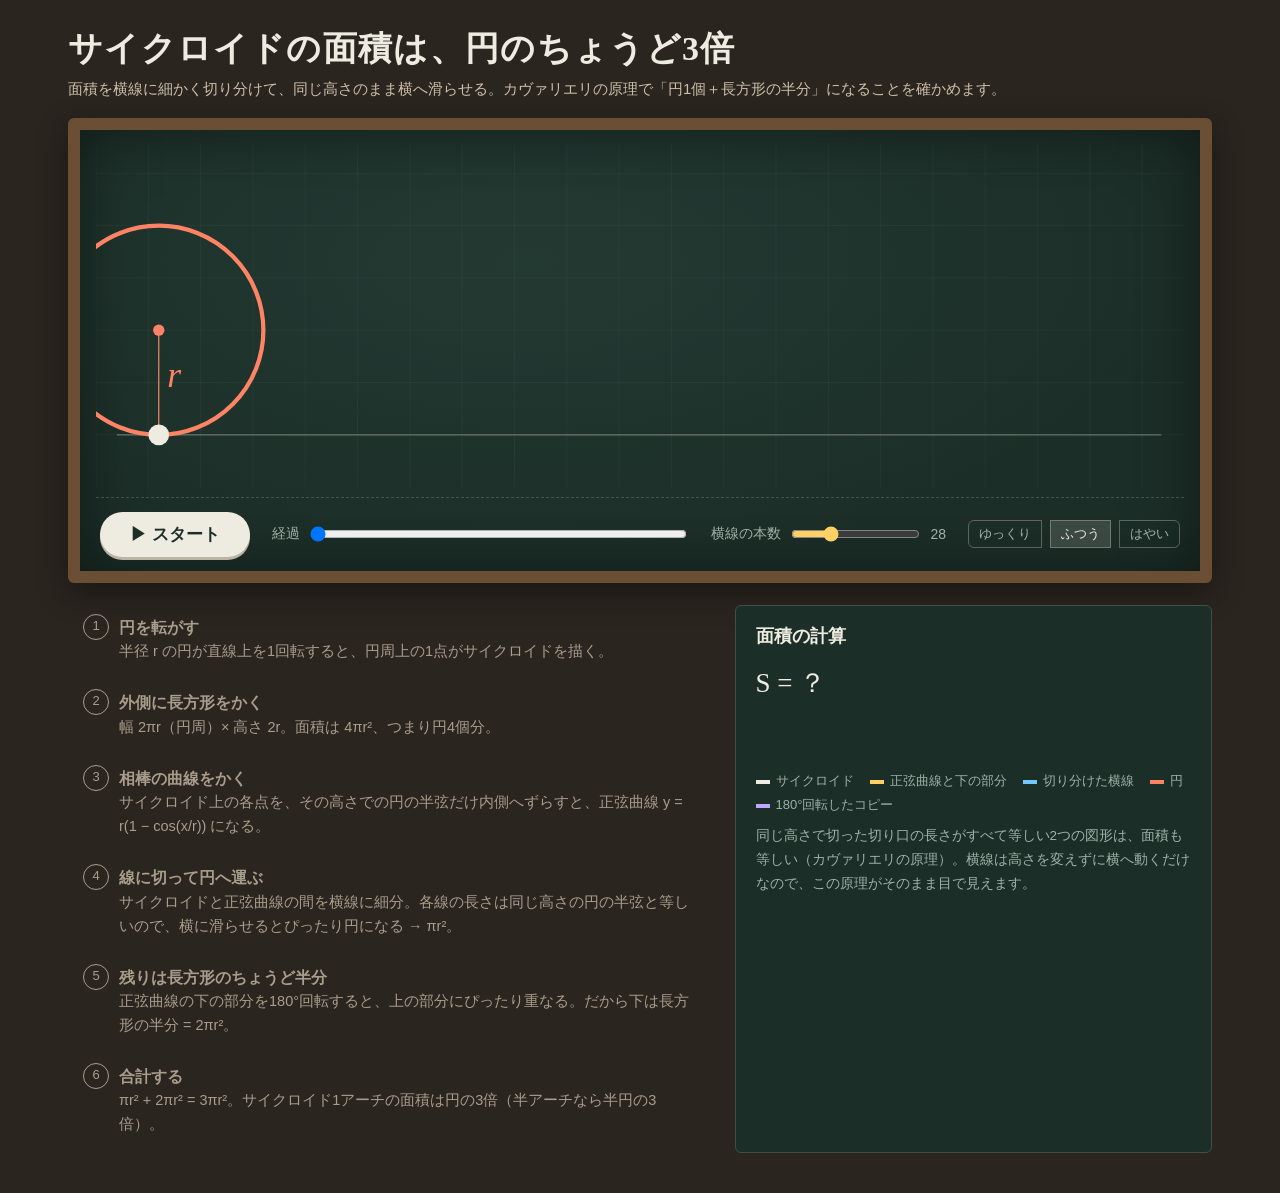
<file: materials/cycloid.html>
<!DOCTYPE html>
<html lang="ja">
<head>
<meta charset="UTF-8">
<meta name="viewport" content="width=device-width, initial-scale=1">
<title>サイクロイドの面積は円の3倍</title>
<style>
:root{
  --board:#1c2e28; --board2:#233a33; --frame:#6b4f35;
  --chalk:#eeebe0; --dim:#9fb1a8;
  --coral:#ff8466; --blue:#72c8ff; --yellow:#ffd064; --purple:#c0a6ff;
}
*{box-sizing:border-box}
html,body{margin:0;background:#2b2520;color:var(--chalk);
  font-family:"Hiragino Sans","Hiragino Kaku Gothic ProN","Yu Gothic","Meiryo","Noto Sans JP",sans-serif;}
.page{max-width:1180px;margin:0 auto;padding:22px 18px 40px}
h1{font-family:"Hiragino Mincho ProN","Yu Mincho","YuMincho","Noto Serif JP",serif;
  font-weight:600;font-size:clamp(22px,3.2vw,34px);letter-spacing:.04em;margin:4px 0 4px}
.sub{color:#cdbfa9;margin:0 0 16px;font-size:15px;line-height:1.7}
.board{background:radial-gradient(ellipse at 40% 30%,var(--board2),var(--board) 70%);
  border:12px solid var(--frame);border-radius:6px;
  box-shadow:inset 0 0 60px rgba(0,0,0,.45),0 10px 30px rgba(0,0,0,.4);padding:14px 16px 10px}
#wrap{width:100%}
canvas{display:block;width:100%}
.tray{display:flex;flex-wrap:wrap;align-items:center;gap:14px 22px;padding:14px 4px 4px;
  border-top:1px dashed rgba(238,235,224,.18);margin-top:8px}
#play{font:inherit;font-size:17px;font-weight:700;color:#1c2e28;background:var(--chalk);
  border:none;border-radius:999px;padding:11px 26px;cursor:pointer;min-width:150px;
  box-shadow:0 3px 0 #b9b4a4}
#play:active{transform:translateY(2px);box-shadow:0 1px 0 #b9b4a4}
#play:focus-visible,input:focus-visible,.speed button:focus-visible{outline:3px solid var(--yellow);outline-offset:3px}
.ctl{display:flex;align-items:center;gap:8px;font-size:14px;color:var(--dim)}
.ctl input[type=range]{accent-color:var(--yellow)}
#scrub{flex:1;min-width:160px}
.scrubbox{flex:1 1 260px;display:flex;align-items:center;gap:8px;font-size:14px;color:var(--dim)}
.speed button{font:inherit;font-size:13px;background:transparent;color:var(--dim);
  border:1px solid rgba(238,235,224,.3);padding:4px 10px;cursor:pointer}
.speed button:first-child{border-radius:6px 0 0 6px}
.speed button:last-child{border-radius:0 6px 6px 0}
.speed button.on{background:rgba(238,235,224,.15);color:var(--chalk)}
.lower{display:grid;grid-template-columns:1.35fr 1fr;gap:22px;margin-top:22px}
@media (max-width:820px){.lower{grid-template-columns:1fr}}
ol.steps{list-style:none;margin:0;padding:0;counter-reset:s}
ol.steps li{counter-increment:s;position:relative;padding:10px 12px 10px 48px;margin-bottom:6px;
  border-left:3px solid transparent;color:#a99d8b;line-height:1.65;font-size:14.5px;transition:all .3s}
ol.steps li::before{content:counter(s);position:absolute;left:12px;top:9px;width:24px;height:24px;
  border-radius:50%;border:1.5px solid currentColor;text-align:center;font-size:13px;line-height:22px}
ol.steps li b{display:block;font-size:15.5px;color:inherit}
ol.steps li.on{color:#f3ead8;border-left-color:var(--yellow);background:rgba(255,208,100,.07)}
ol.steps li.done{color:#d8ccb7}
.eq{background:var(--board);border:1px solid #3d5048;border-radius:6px;padding:18px 20px}
.eq h2{font-family:"Hiragino Mincho ProN","Yu Mincho",serif;font-weight:600;font-size:18px;margin:0 0 10px}
.big{font-family:"Times New Roman","Hiragino Mincho ProN","Yu Mincho",serif;font-size:clamp(20px,2.6vw,27px);
  line-height:1.9;min-height:3.8em}
.big .c{color:var(--coral)} .big .y{color:var(--yellow)} .big .w{color:var(--chalk)}
.note{font-size:13.5px;color:var(--dim);line-height:1.75;margin-top:10px}
.legend{display:flex;flex-wrap:wrap;gap:6px 16px;font-size:13px;color:var(--dim);margin-top:12px}
.legend span::before{content:"";display:inline-block;width:14px;height:4px;margin-right:6px;vertical-align:middle;background:var(--k)}
@media (prefers-reduced-motion:reduce){ol.steps li{transition:none}}
</style>
</head>
<body>
<div class="page">
  <h1>サイクロイドの面積は、円のちょうど3倍</h1>
  <p class="sub">面積を横線に細かく切り分けて、同じ高さのまま横へ滑らせる。カヴァリエリの原理で「円1個＋長方形の半分」になることを確かめます。</p>

  <div class="board">
    <div id="wrap"><canvas id="cv" aria-label="サイクロイドの面積の証明アニメーション"></canvas></div>
    <div class="tray">
      <button id="play" type="button">▶ スタート</button>
      <div class="scrubbox"><span>経過</span><input id="scrub" type="range" min="0" max="1" step="0.001" value="0" aria-label="アニメーションの位置"></div>
      <label class="ctl">横線の本数 <input id="nStrip" type="range" min="8" max="80" step="2" value="28"> <span id="nVal">28</span></label>
      <div class="ctl speed" role="group" aria-label="再生速度">
        <button type="button" data-s="0.5">ゆっくり</button><button type="button" data-s="1" class="on">ふつう</button><button type="button" data-s="2">はやい</button>
      </div>
    </div>
  </div>

  <div class="lower">
    <ol class="steps" id="steps">
      <li><b>円を転がす</b>半径 r の円が直線上を1回転すると、円周上の1点がサイクロイドを描く。</li>
      <li><b>外側に長方形をかく</b>幅 2πr（円周）× 高さ 2r。面積は 4πr²、つまり円4個分。</li>
      <li><b>相棒の曲線をかく</b>サイクロイド上の各点を、その高さでの円の半弦だけ内側へずらすと、正弦曲線 y = r(1 − cos(x/r)) になる。</li>
      <li><b>線に切って円へ運ぶ</b>サイクロイドと正弦曲線の間を横線に細分。各線の長さは同じ高さの円の半弦と等しいので、横に滑らせるとぴったり円になる → πr²。</li>
      <li><b>残りは長方形のちょうど半分</b>正弦曲線の下の部分を180°回転すると、上の部分にぴったり重なる。だから下は長方形の半分 = 2πr²。</li>
      <li><b>合計する</b>πr² + 2πr² = 3πr²。サイクロイド1アーチの面積は円の3倍（半アーチなら半円の3倍）。</li>
    </ol>
    <div class="eq">
      <h2>面積の計算</h2>
      <div class="big" id="eq"></div>
      <div class="legend">
        <span style="--k:var(--chalk)">サイクロイド</span>
        <span style="--k:var(--yellow)">正弦曲線と下の部分</span>
        <span style="--k:var(--blue)">切り分けた横線</span>
        <span style="--k:var(--coral)">円</span>
        <span style="--k:var(--purple)">180°回転したコピー</span>
      </div>
      <p class="note">同じ高さで切った切り口の長さがすべて等しい2つの図形は、面積も等しい（カヴァリエリの原理）。横線は高さを変えずに横へ動くだけなので、この原理がそのまま目で見えます。</p>
    </div>
  </div>
</div>

<script>
(function(){
const PI=Math.PI, TAU=2*PI;
const C={chalk:"#eeebe0",dim:"rgba(238,235,224,.35)",coral:"#ff8466",blue:"#72c8ff",yellow:"#ffd064",purple:"#c0a6ff"};
// タイムライン（秒）
const TL={roll:[0,4.5],rect:[4.5,6],sine:[6,8],strips:[8,9.8],slide:[9.8,13.8],fillC:[13.8,14.8],mid:[15,16],rot:[16,19.5],sum:[19.8,21.5]};
const T_END=22.5;
const STEP_START=[0,4.5,6,8,15,19.8];

const cv=document.getElementById('cv'),ctx=cv.getContext('2d'),wrap=document.getElementById('wrap');
const btn=document.getElementById('play'),scrub=document.getElementById('scrub');
const nIn=document.getElementById('nStrip'),nVal=document.getElementById('nVal');
const stepEls=[...document.querySelectorAll('#steps li')],eqEl=document.getElementById('eq');
const reduce=window.matchMedia('(prefers-reduced-motion: reduce)').matches;

let W,H,R,ox,oy,dpr=1;
let t=0,playing=false,speed=1,N=28,last=0;
const CT=TAU+1.9; // 目標の円の中心 x（r単位）

function resize(){
  dpr=window.devicePixelRatio||1;
  W=wrap.clientWidth; R=W/10.4; H=R*3.3;
  cv.style.height=H+'px'; cv.width=Math.round(W*dpr); cv.height=Math.round(H*dpr);
  ctx.setTransform(dpr,0,0,dpr,0,0);
  ox=0.6*R; oy=H-0.52*R;
  draw();
}
const X=u=>ox+u*R, Y=v=>oy-v*R;
const clamp=x=>Math.max(0,Math.min(1,x));
const ease=x=>x<.5?4*x*x*x:1-Math.pow(-2*x+2,3)/2;
const P=k=>clamp((t-TL[k][0])/(TL[k][1]-TL[k][0]));
function mix(a,b,k){const pa=hex(a),pb=hex(b);return `rgb(${pa.map((v,i)=>Math.round(v+(pb[i]-v)*k)).join(',')})`}
function hex(h){return [1,3,5].map(i=>parseInt(h.slice(i,i+2),16))}
function font(sz,it){return `${it?'italic ':''}${Math.max(11,sz)}px "Times New Roman","Hiragino Mincho ProN","Yu Mincho",serif`}

function cycPath(tmax){ctx.beginPath();const n=240;for(let i=0;i<=n;i++){const s=tmax*i/n;const x=X(s-Math.sin(s)),y=Y(1-Math.cos(s));i?ctx.lineTo(x,y):ctx.moveTo(x,y)}}
function sinePath(a,b,close){ctx.beginPath();const n=160;for(let i=0;i<=n;i++){const u=a+(b-a)*i/n;const x=X(u),y=Y(1-Math.cos(u));i?ctx.lineTo(x,y):ctx.moveTo(x,y)}if(close){ctx.lineTo(X(b),Y(0));ctx.lineTo(X(a),Y(0));ctx.closePath()}}

function draw(){
  ctx.clearRect(0,0,W,H);
  const lw=Math.max(1.5,R*0.045), fs=R*0.34;

  // うっすら方眼
  ctx.strokeStyle="rgba(255,255,255,.035)";ctx.lineWidth=1;
  for(let g=0;g<W;g+=R*0.5){ctx.beginPath();ctx.moveTo(g,0);ctx.lineTo(g,H);ctx.stroke()}
  for(let g=oy;g>0;g-=R*0.5){ctx.beginPath();ctx.moveTo(0,g);ctx.lineTo(W,g);ctx.stroke()}

  // 基線
  ctx.strokeStyle=C.dim;ctx.lineWidth=1.2;ctx.beginPath();ctx.moveTo(X(-0.4),Y(0));ctx.lineTo(X(CT+1.4),Y(0));ctx.stroke();

  const pRoll=P('roll'),pRect=P('rect'),pSine=P('sine'),pStr=P('strips'),pSl=P('slide'),
        pFC=P('fillC'),pMid=P('mid'),pRot=P('rot'),pSum=P('sum');

  // サイクロイドの下（最初は全体、スライド後は正弦曲線の下）を薄く
  if(pRect>0){
    ctx.globalAlpha=0.09*pRect*(1-pSl);ctx.fillStyle=C.chalk;cycPath(TAU);ctx.closePath();ctx.fill();
    ctx.globalAlpha=0.09*pSl*(1-pMid);sinePath(0,TAU,true);ctx.fill();ctx.globalAlpha=1;
  }
  // 正弦曲線の下を黄色で
  if(pMid>0){ctx.globalAlpha=0.32*pMid;ctx.fillStyle=C.yellow;sinePath(0,TAU,true);ctx.fill();ctx.globalAlpha=1}

  // 180°回転コピー
  if(pRot>0){
    const a=PI*ease(pRot);
    for(let k=0;k<2;k++){
      const cx=X(PI/2+k*PI),cy=Y(1);
      ctx.save();ctx.translate(cx,cy);ctx.rotate(a);ctx.translate(-cx,-cy);
      ctx.globalAlpha=0.42*Math.min(1,pRot*4);ctx.fillStyle=C.purple;sinePath(k*PI,(k+1)*PI,true);ctx.fill();
      ctx.globalAlpha=Math.min(1,pRot*4);ctx.strokeStyle=C.purple;ctx.lineWidth=lw*0.8;ctx.stroke();
      ctx.restore();
    }
    ctx.globalAlpha=1;
    // 回転の中心
    ctx.fillStyle=C.purple;for(let k=0;k<2;k++){ctx.beginPath();ctx.arc(X(PI/2+k*PI),Y(1),lw*1.6,0,TAU);ctx.fill()}
  }

  // 長方形
  if(pRect>0){
    ctx.globalAlpha=pRect;ctx.setLineDash([R*0.12,R*0.1]);ctx.strokeStyle=C.dim;ctx.lineWidth=1.4;
    ctx.strokeRect(X(0),Y(2),TAU*R,2*R);
    if(pRot>0){ctx.beginPath();ctx.moveTo(X(PI),Y(0));ctx.lineTo(X(PI),Y(2));ctx.stroke()}
    ctx.setLineDash([]);
    ctx.fillStyle=C.chalk;ctx.font=font(fs*0.9,false);ctx.textAlign="left";ctx.textBaseline="bottom";
    ctx.fillText("2πr × 2r = 4πr²",X(0.05),Y(2)-R*0.1);
    ctx.globalAlpha=1;
  }

  // 目標の円（点線の輪郭 → 塗り）
  if(pStr>0){
    ctx.globalAlpha=pStr;ctx.setLineDash([R*0.1,R*0.08]);ctx.strokeStyle=C.coral;ctx.lineWidth=1.4;
    ctx.beginPath();ctx.arc(X(CT),Y(1),R,0,TAU);ctx.stroke();ctx.setLineDash([]);
    ctx.beginPath();ctx.moveTo(X(CT),Y(0));ctx.lineTo(X(CT),Y(2));ctx.stroke();ctx.globalAlpha=1;
  }
  if(pFC>0){ctx.globalAlpha=0.3*pFC;ctx.fillStyle=C.coral;ctx.beginPath();ctx.arc(X(CT),Y(1),R,0,TAU);ctx.fill();ctx.globalAlpha=1}

  // 横線（細分）
  if(pStr>0){
    const th=Math.max(1,(2*R/N)*0.72);ctx.lineWidth=th;ctx.lineCap="butt";
    const [sa,sb]=TL.strips,[la,lb]=TL.slide,dur=Math.min(1.8,(lb-la)*0.5);
    for(let i=0;i<N;i++){
      const v=(i+0.5)*2/N, th0=Math.acos(1-v), h=Math.sin(th0);
      const frac=N>1?i/(N-1):0;
      const grow=ease(clamp((t-sa-frac*(sb-sa)*0.6)/((sb-sa)*0.4)));
      if(grow<=0)continue;
      const sl=ease(clamp((t-la-frac*(lb-la-dur))/dur));
      ctx.strokeStyle=mix(C.blue,C.coral,sl);
      // 左の横線：[θ−sinθ, θ] → [CT−h, CT]
      const L0=th0-h, L1=th0;
      const a1=L0+(CT-h-L0)*sl;
      ctx.beginPath();ctx.moveTo(X(a1),Y(v));ctx.lineTo(X(a1+h*grow),Y(v));ctx.stroke();
      // 右の横線：[2π−θ, 2π−θ+sinθ] → [CT, CT+h]
      const R0=TAU-th0;
      const b1=R0+(CT-R0)*sl;
      ctx.beginPath();ctx.moveTo(X(b1+h),Y(v));ctx.lineTo(X(b1+h-h*grow),Y(v));ctx.stroke();
    }
  }

  // 正弦曲線
  if(pSine>0){ctx.strokeStyle=C.yellow;ctx.lineWidth=lw*0.9;sinePath(0,TAU*ease(pSine),false);ctx.stroke()}

  // サイクロイド本体
  const tr=TAU*(reduce&&pRoll>0?1:pRoll);
  if(pRoll>0){ctx.strokeStyle=C.chalk;ctx.lineWidth=lw;ctx.lineJoin="round";cycPath(tr);ctx.stroke()}

  // 転がる円
  const rollAlpha=pRoll<1?1:1-pRect;
  if(rollAlpha>0){
    ctx.globalAlpha=rollAlpha;
    const cx=X(tr),cy=Y(1),px=X(tr-Math.sin(tr)),py=Y(1-Math.cos(tr));
    ctx.strokeStyle=C.coral;ctx.lineWidth=lw*0.9;ctx.beginPath();ctx.arc(cx,cy,R,0,TAU);ctx.stroke();
    ctx.lineWidth=1.2;ctx.beginPath();ctx.moveTo(cx,cy);ctx.lineTo(px,py);ctx.stroke();
    ctx.fillStyle=C.coral;ctx.beginPath();ctx.arc(cx,cy,lw*1.2,0,TAU);ctx.fill();
    ctx.fillStyle=C.chalk;ctx.beginPath();ctx.arc(px,py,lw*2.2,0,TAU);ctx.fill();
    ctx.font=font(fs,true);ctx.fillStyle=C.coral;ctx.textAlign="left";ctx.textBaseline="middle";
    ctx.fillText("r",cx+(px-cx)*0.45+R*0.08,cy+(py-cy)*0.45);
    ctx.globalAlpha=1;
  }

  // ラベル
  ctx.textAlign="center";ctx.textBaseline="middle";
  if(pFC>0){ctx.globalAlpha=pFC;ctx.fillStyle=C.chalk;ctx.font=font(fs*1.15,false);ctx.fillText("πr²",X(CT),Y(1))}
  if(pRot>0.9){ctx.globalAlpha=clamp((pRot-0.9)*10);ctx.fillStyle="#1c2e28";ctx.font=font(fs*1.15,false);
    const bx=X(PI),by=Y(0.62),tw=R*1.3;ctx.fillStyle="rgba(28,46,40,.75)";ctx.fillRect(bx-tw/2,by-fs*0.75,tw,fs*1.5);
    ctx.fillStyle=C.yellow;ctx.fillText("2πr²",bx,by)}
  if(pSum>0){
    ctx.globalAlpha=pSum;ctx.font=font(fs*1.05,false);ctx.fillStyle=C.chalk;ctx.textAlign="right";ctx.textBaseline="bottom";
    ctx.fillText("2πr² + πr² = 3πr²",X(CT+1.3),Y(2)-R*0.1);
  }
  ctx.globalAlpha=1;
}

function updateUI(){
  let s=0;for(let i=0;i<STEP_START.length;i++)if(t>=STEP_START[i])s=i;
  const started=t>0||playing;
  stepEls.forEach((el,i)=>{el.classList.toggle('on',started&&i===s);el.classList.toggle('done',started&&i<s)});
  let h;
  if(!started||t<TL.rect[0]) h='<span class="w">S = ？</span>';
  else if(t<TL.fillC[1]) h='<span class="w">長方形 = 4πr²</span><br><span class="w">S = ？</span>';
  else if(t<TL.rot[1]) h='<span class="c">間の部分 = πr²</span><br><span class="w">S = </span><span class="c">πr²</span><span class="w"> + ？</span>';
  else if(t<TL.sum[0]) h='<span class="c">間の部分 = πr²</span><br><span class="y">下の部分 = 4πr² ÷ 2 = 2πr²</span>';
  else h='<span class="w">S = </span><span class="c">πr²</span><span class="w"> + </span><span class="y">2πr²</span><br><span class="w">　= 3πr²　（円の3倍）</span>';
  if(eqEl.innerHTML!==h)eqEl.innerHTML=h;
  scrub.value=t/T_END;
  btn.textContent=playing?'❚❚ 一時停止':(t>=T_END?'↺ もう一度':(t>0?'▶ 再開':'▶ スタート'));
}

function loop(now){
  const dt=Math.min(0.05,(now-last)/1000);last=now;
  if(playing){t+=dt*speed;if(t>=T_END){t=T_END;playing=false}draw();updateUI()}
  requestAnimationFrame(loop);
}

btn.addEventListener('click',()=>{
  if(playing){playing=false}
  else{if(t>=T_END)t=0;playing=true}
  updateUI();draw();
});
scrub.addEventListener('input',()=>{playing=false;t=parseFloat(scrub.value)*T_END;draw();updateUI()});
nIn.addEventListener('input',()=>{N=parseInt(nIn.value);nVal.textContent=N;draw()});
document.querySelectorAll('.speed button').forEach(b=>b.addEventListener('click',()=>{
  speed=parseFloat(b.dataset.s);document.querySelectorAll('.speed button').forEach(x=>x.classList.toggle('on',x===b));
}));
document.addEventListener('keydown',e=>{if(e.code==='Space'&&e.target.tagName!=='BUTTON'&&e.target.tagName!=='INPUT'){e.preventDefault();btn.click()}});
window.addEventListener('resize',resize);
resize();updateUI();requestAnimationFrame(n=>{last=n;loop(n)});
})();
</script>
</body>
</html>
</file>
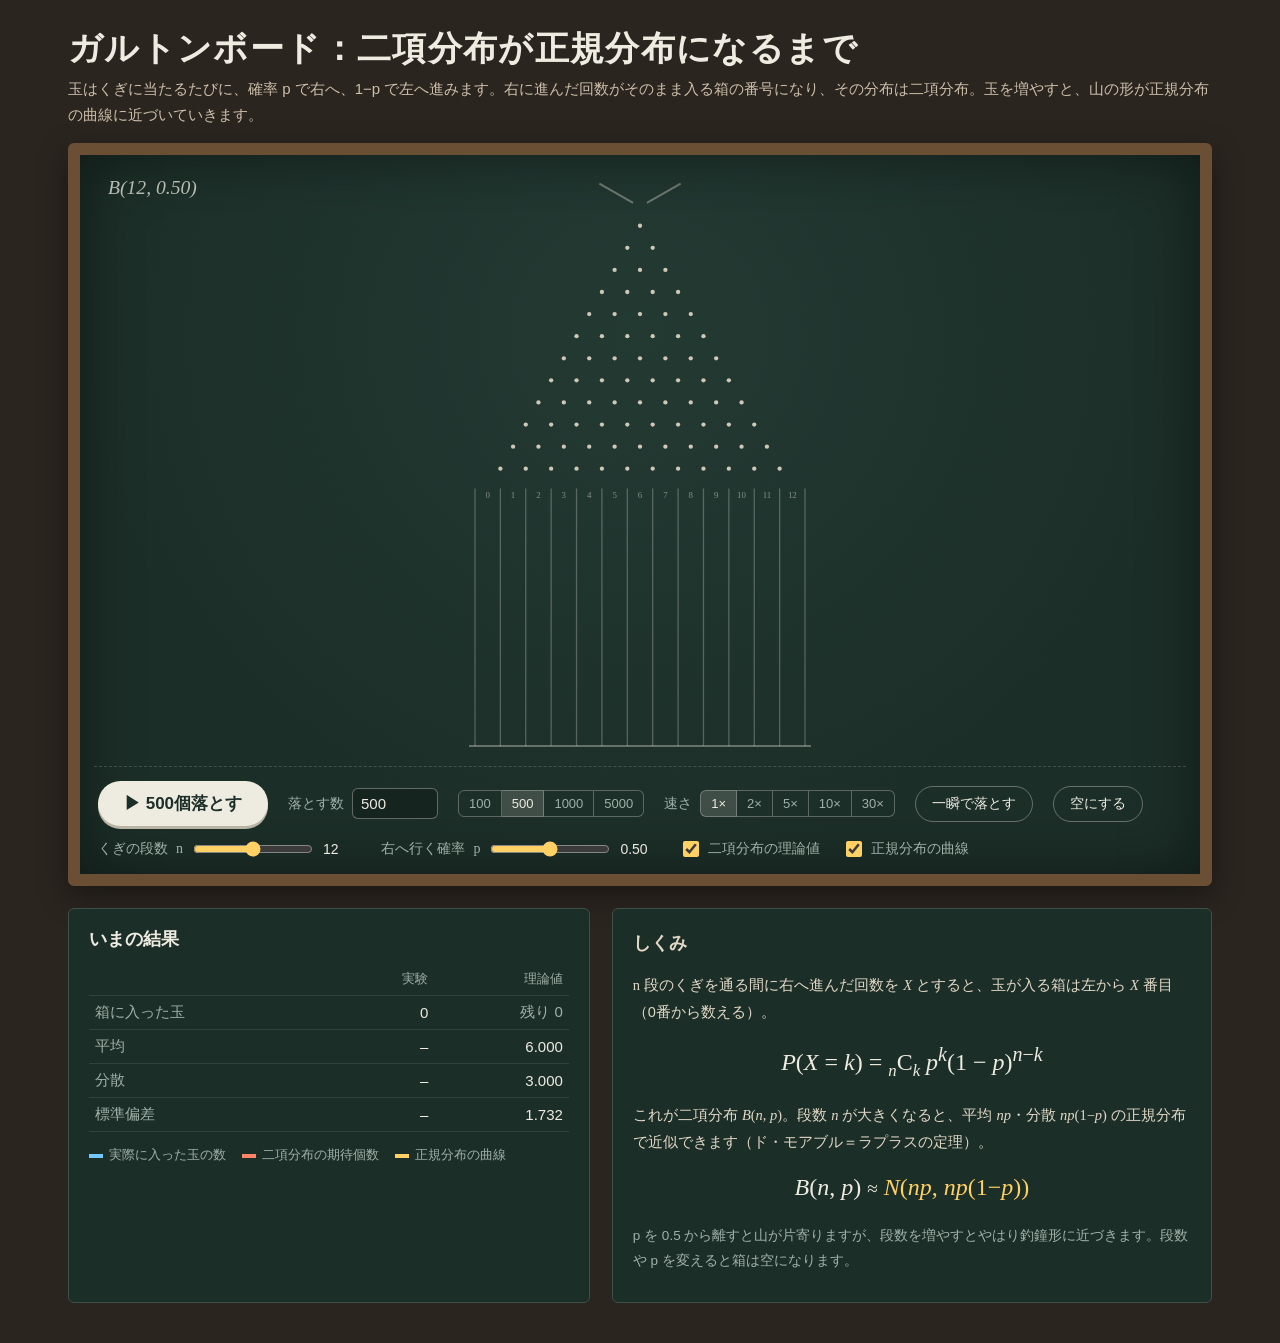
<file: materials/galton.html>
<!DOCTYPE html>
<html lang="ja">
<head>
<meta charset="UTF-8">
<meta name="viewport" content="width=device-width, initial-scale=1">
<title>ガルトンボード：二項分布から正規分布へ</title>
<style>
:root{
  --board:#1c2e28; --board2:#233a33; --frame:#6b4f35;
  --chalk:#eeebe0; --dim:#9fb1a8;
  --coral:#ff8466; --blue:#72c8ff; --yellow:#ffd064;
}
*{box-sizing:border-box}
html,body{margin:0;background:#2b2520;color:var(--chalk);
  font-family:"Hiragino Sans","Hiragino Kaku Gothic ProN","Yu Gothic","Meiryo","Noto Sans JP",sans-serif;}
.page{max-width:1180px;margin:0 auto;padding:22px 18px 40px}
h1{font-family:"Hiragino Mincho ProN","Yu Mincho","YuMincho","Noto Serif JP",serif;
  font-weight:600;font-size:clamp(22px,3.2vw,34px);letter-spacing:.04em;margin:4px 0 4px}
.sub{color:#cdbfa9;margin:0 0 16px;font-size:15px;line-height:1.7}
.board{background:radial-gradient(ellipse at 50% 25%,var(--board2),var(--board) 70%);
  border:12px solid var(--frame);border-radius:6px;
  box-shadow:inset 0 0 60px rgba(0,0,0,.45),0 10px 30px rgba(0,0,0,.4);padding:12px 14px 10px}
#wrap{width:100%}
canvas{display:block;width:100%}
.tray{display:flex;flex-wrap:wrap;align-items:center;gap:12px 20px;padding:14px 4px 4px;
  border-top:1px dashed rgba(238,235,224,.18);margin-top:8px}
#play{font:inherit;font-size:17px;font-weight:700;color:#1c2e28;background:var(--chalk);
  border:none;border-radius:999px;padding:11px 24px;cursor:pointer;min-width:170px;box-shadow:0 3px 0 #b9b4a4}
#play:active{transform:translateY(2px);box-shadow:0 1px 0 #b9b4a4}
.sec{font:inherit;font-size:14px;color:var(--chalk);background:transparent;border:1px solid rgba(238,235,224,.35);
  border-radius:999px;padding:8px 16px;cursor:pointer}
.sec:hover{background:rgba(238,235,224,.08)}
button:focus-visible,input:focus-visible{outline:3px solid var(--yellow);outline-offset:3px}
.ctl{display:flex;align-items:center;gap:8px;font-size:14px;color:var(--dim)}
.ctl input[type=range]{accent-color:var(--yellow);width:120px}
.ctl input[type=number]{font:inherit;font-size:15px;width:86px;padding:6px 8px;border-radius:6px;
  border:1px solid rgba(238,235,224,.35);background:rgba(0,0,0,.2);color:var(--chalk)}
.ctl output{color:var(--chalk);min-width:2.6em;font-variant-numeric:tabular-nums}
.seg button{font:inherit;font-size:13px;background:transparent;color:var(--dim);
  border:1px solid rgba(238,235,224,.3);border-left-width:0;padding:5px 10px;cursor:pointer}
.seg button:first-child{border-left-width:1px;border-radius:6px 0 0 6px}
.seg button:last-child{border-radius:0 6px 6px 0}
.seg button.on{background:rgba(238,235,224,.16);color:var(--chalk)}
.chk{display:flex;align-items:center;gap:6px;font-size:14px;color:var(--dim);cursor:pointer}
.chk input{accent-color:var(--yellow);width:16px;height:16px}
.row2{width:100%;display:flex;flex-wrap:wrap;gap:12px 22px;align-items:center}
.lower{display:grid;grid-template-columns:1fr 1.15fr;gap:22px;margin-top:22px}
@media (max-width:820px){.lower{grid-template-columns:1fr}}
.card{background:var(--board);border:1px solid #3d5048;border-radius:6px;padding:18px 20px}
.card h2{font-family:"Hiragino Mincho ProN","Yu Mincho",serif;font-weight:600;font-size:18px;margin:0 0 12px}
table{width:100%;border-collapse:collapse;font-variant-numeric:tabular-nums}
th,td{padding:7px 6px;text-align:right;border-bottom:1px solid rgba(238,235,224,.1);font-size:15px}
th:first-child,td:first-child{text-align:left;color:var(--dim);font-weight:400}
thead th{color:var(--dim);font-weight:400;font-size:13px}
.math{font-family:"Times New Roman","Hiragino Mincho ProN","Yu Mincho",serif}
.expl{line-height:1.85;font-size:14.5px;color:#e2d8c6}
.expl p{margin:0 0 10px}
.big{font-family:"Times New Roman","Hiragino Mincho ProN",serif;font-size:clamp(19px,2.3vw,24px);
  text-align:center;margin:8px 0 14px;color:var(--chalk)}
.big .y{color:var(--yellow)} .big .c{color:var(--coral)}
.legend{display:flex;flex-wrap:wrap;gap:6px 16px;font-size:13px;color:var(--dim);margin-top:6px}
.legend span::before{content:"";display:inline-block;width:14px;height:4px;margin-right:6px;vertical-align:middle;background:var(--k)}
</style>
</head>
<body>
<div class="page">
  <h1>ガルトンボード：二項分布が正規分布になるまで</h1>
  <p class="sub">玉はくぎに当たるたびに、確率 p で右へ、1−p で左へ進みます。右に進んだ回数がそのまま入る箱の番号になり、その分布は二項分布。玉を増やすと、山の形が正規分布の曲線に近づいていきます。</p>

  <div class="board">
    <div id="wrap"><canvas id="cv" aria-label="ガルトンボードのシミュレーション"></canvas></div>
    <div class="tray">
      <button id="play" type="button">▶ 500個落とす</button>
      <label class="ctl">落とす数 <input id="amount" type="number" min="1" max="20000" value="500"></label>
      <div class="seg" role="group" aria-label="落とす数のプリセット" id="presets">
        <button type="button" data-v="100">100</button><button type="button" data-v="500" class="on">500</button><button type="button" data-v="1000">1000</button><button type="button" data-v="5000">5000</button>
      </div>
      <div class="ctl">速さ
        <div class="seg" role="group" aria-label="再生速度" id="speeds">
          <button type="button" data-s="1" class="on">1×</button><button type="button" data-s="2">2×</button><button type="button" data-s="5">5×</button><button type="button" data-s="10">10×</button><button type="button" data-s="30">30×</button>
        </div>
      </div>
      <button id="instant" class="sec" type="button">一瞬で落とす</button>
      <button id="reset" class="sec" type="button">空にする</button>
      <div class="row2">
        <label class="ctl">くぎの段数 <span class="math">n</span> <input id="rows" type="range" min="4" max="20" step="1" value="12"><output id="rowsV">12</output></label>
        <label class="ctl">右へ行く確率 <span class="math">p</span> <input id="prob" type="range" min="0.05" max="0.95" step="0.05" value="0.5"><output id="probV">0.50</output></label>
        <label class="chk"><input id="showBin" type="checkbox" checked>二項分布の理論値</label>
        <label class="chk"><input id="showNorm" type="checkbox" checked>正規分布の曲線</label>
      </div>
    </div>
  </div>

  <div class="lower">
    <div class="card">
      <h2>いまの結果</h2>
      <table>
        <thead><tr><th></th><th>実験</th><th>理論値</th></tr></thead>
        <tbody>
          <tr><td>箱に入った玉</td><td id="sN">0</td><td id="sLeft" style="color:var(--dim)">残り 0</td></tr>
          <tr><td>平均</td><td id="sMean">–</td><td id="tMean">–</td></tr>
          <tr><td>分散</td><td id="sVar">–</td><td id="tVar">–</td></tr>
          <tr><td>標準偏差</td><td id="sSd">–</td><td id="tSd">–</td></tr>
        </tbody>
      </table>
      <div class="legend" style="margin-top:14px">
        <span style="--k:var(--blue)">実際に入った玉の数</span>
        <span style="--k:var(--coral)">二項分布の期待個数</span>
        <span style="--k:var(--yellow)">正規分布の曲線</span>
      </div>
    </div>
    <div class="card expl">
      <h2>しくみ</h2>
      <p><span class="math">n</span> 段のくぎを通る間に右へ進んだ回数を <span class="math"><i>X</i></span> とすると、玉が入る箱は左から <span class="math"><i>X</i></span> 番目（0番から数える）。</p>
      <div class="big"><i>P</i>(<i>X</i> = <i>k</i>) = <sub></sub><sub style="font-size:.7em"><i>n</i></sub>C<sub style="font-size:.7em"><i>k</i></sub> <i>p</i><sup><i>k</i></sup>(1 − <i>p</i>)<sup><i>n</i>−<i>k</i></sup></div>
      <p>これが二項分布 <span class="math"><i>B</i>(<i>n</i>, <i>p</i>)</span>。段数 <span class="math"><i>n</i></span> が大きくなると、平均 <span class="math"><i>np</i></span>・分散 <span class="math"><i>np</i>(1−<i>p</i>)</span> の正規分布で近似できます（ド・モアブル＝ラプラスの定理）。</p>
      <div class="big"><i>B</i>(<i>n</i>, <i>p</i>) <span style="font-size:.8em">≈</span> <span class="y"><i>N</i>(<i>np</i>, <i>np</i>(1−<i>p</i>))</span></div>
      <p style="color:var(--dim);font-size:13.5px">p を 0.5 から離すと山が片寄りますが、段数を増やすとやはり釣鐘形に近づきます。段数や p を変えると箱は空になります。</p>
    </div>
  </div>
</div>

<script>
(function(){
const C={chalk:"#eeebe0",dim:"rgba(238,235,224,.35)",coral:"#ff8466",blue:"#72c8ff",yellow:"#ffd064"};
const HOP=0.12;        // くぎ1段を進む時間（秒）
const REL=0.05;        // 玉を放つ間隔（秒）
const cv=document.getElementById('cv'),ctx=cv.getContext('2d'),wrap=document.getElementById('wrap');
const $=id=>document.getElementById(id);
const btn=$('play'),amountIn=$('amount');

let W,H,dpr=1,d,dy,cx,topY,row0,exitY,binBot,binH,pegR,ballR,G,V0;
let n=12,p=0.5,speed=1;
let counts=[],balls=[],pending=0,landed=0,sum=0,sumSq=0,relAcc=0,running=false,last=0;
let pmf=[];

function logC(nn,k){let s=0;for(let i=1;i<=k;i++)s+=Math.log((nn-k+i)/i);return s}
function makePmf(){pmf=[];for(let k=0;k<=n;k++)pmf.push(Math.exp(logC(n,k)+k*Math.log(p)+(n-k)*Math.log(1-p)))}

function resetBoard(){
  counts=new Array(n+1).fill(0);balls=[];pending=0;landed=0;sum=0;sumSq=0;relAcc=0;running=false;
  makePmf();layout();updateUI();
}
function layout(){
  dpr=window.devicePixelRatio||1;
  W=wrap.clientWidth;
  H=Math.max(320,Math.min(780,W*0.78,(window.innerHeight-(wrap.getBoundingClientRect().top+window.scrollY)-((document.querySelector('.tray')||{}).offsetHeight||0)-44)));
  cv.style.height=H+'px';cv.width=Math.round(W*dpr);cv.height=Math.round(H*dpr);
  ctx.setTransform(dpr,0,0,dpr,0,0);
  d=Math.min(W*0.92/(n+1),(H*0.5)/(n*0.87+1.2));
  dy=d*0.87;cx=W/2;
  topY=H*0.035;row0=topY+d*1.5;
  exitY=row0+(n-1)*dy+dy*0.9;
  binBot=H-12;binH=binBot-exitY-d*0.3;
  pegR=Math.max(1.5,d*0.085);ballR=Math.max(2,d*0.17);
  G=d*55;V0=d*4;
  draw();
}
const pegX=(k,j)=>cx+(j-k/2)*d;
const pegY=k=>row0+k*dy;
const binX=j=>cx+(j-n/2)*d;
function contact(k,j){return [pegX(k,j),pegY(k)-pegR-ballR]}

function unit(){
  const tot=landed+balls.length+pending;
  const expMax=Math.max(...pmf)*tot;
  const obs=Math.max(1,...counts);
  return binH*0.9/Math.max(expMax*1.12,obs,1);
}

function spawn(t0){
  const [x1,y1]=contact(0,0);
  balls.push({k:-1,j:0,j2:0,t:t0,x0:cx+(Math.random()-.5)*d*0.1,y0:topY,x1,y1,hop:0,fall:false,x:cx,y:topY,vy:0});
}
function nextHop(b){
  // 行 b.k のくぎに当たった直後：右へ行くか左へ行くか
  const right=Math.random()<p;
  b.j2=b.j+(right?1:0);
  const [x0,y0]=contact(b.k,b.j);
  b.x0=x0+(right?1:-1)*pegR*0.4;b.y0=y0;
  if(b.k+1<n){[b.x1,b.y1]=contact(b.k+1,b.j2)}
  else{b.x1=binX(b.j2)+(Math.random()-.5)*d*0.3;b.y1=exitY}
  b.hop=dy*(0.28+Math.random()*0.22);
}
function advance(b,dt){
  if(!b.fall){
    b.t+=dt;
    while(!b.fall&&b.t>=HOP){
      b.t-=HOP;b.k++;b.j=b.j2;
      if(b.k<n){nextHop(b)}
      else{b.fall=true;b.x=b.x1;b.y=b.y1;b.vy=V0;const rest=b.t;b.t=0;return fallStep(b,rest)}
    }
    const s=b.t/HOP;
    b.x=b.x0+(b.x1-b.x0)*s;
    b.y=b.y0+(b.y1-b.y0)*s*s-b.hop*Math.sin(Math.PI*s)*(b.k<0?0:1);
    return true;
  }
  return fallStep(b,dt);
}
function fallStep(b,dt){
  b.y+=b.vy*dt+0.5*G*dt*dt;b.vy+=G*dt;
  const top=binBot-counts[b.j]*unit()-ballR;
  if(b.y>=top){counts[b.j]++;landed++;sum+=b.j;sumSq+=b.j*b.j;return false}
  return true;
}
function step(dt){
  if(pending>0){
    relAcc+=dt;
    while(pending>0&&relAcc>=REL){relAcc-=REL;pending--;spawn(0);const nb=balls[balls.length-1];if(!advance(nb,relAcc))balls.pop()}
  }
  balls=balls.filter(b=>advance(b,dt));
  if(pending===0&&balls.length===0){running=false;relAcc=0}
}

function draw(){
  ctx.clearRect(0,0,W,H);
  // 漏斗
  ctx.strokeStyle=C.dim;ctx.lineWidth=2;ctx.beginPath();
  ctx.moveTo(cx-d*1.6,topY-4);ctx.lineTo(cx-ballR*1.6,row0-d*0.9);
  ctx.moveTo(cx+d*1.6,topY-4);ctx.lineTo(cx+ballR*1.6,row0-d*0.9);ctx.stroke();
  // くぎ
  ctx.fillStyle="#cfc8b6";
  for(let k=0;k<n;k++)for(let j=0;j<=k;j++){ctx.beginPath();ctx.arc(pegX(k,j),pegY(k),pegR,0,Math.PI*2);ctx.fill()}
  // 箱の仕切り
  ctx.strokeStyle="rgba(238,235,224,.28)";ctx.lineWidth=1.3;
  for(let j=0;j<=n+1;j++){const x=binX(j)-d/2;ctx.beginPath();ctx.moveTo(x,exitY);ctx.lineTo(x,binBot);ctx.stroke()}
  ctx.strokeStyle=C.dim;ctx.lineWidth=2;ctx.beginPath();ctx.moveTo(binX(0)-d/2-6,binBot);ctx.lineTo(binX(n)+d/2+6,binBot);ctx.stroke();

  // 棒（たまった玉）
  const u=unit();
  for(let j=0;j<=n;j++){
    const h=counts[j]*u;if(h<=0)continue;
    const x=binX(j)-d/2+d*0.1,w=d*0.8;
    const g=ctx.createLinearGradient(0,binBot-h,0,binBot);
    g.addColorStop(0,"rgba(114,200,255,.95)");g.addColorStop(1,"rgba(114,200,255,.55)");
    ctx.fillStyle=g;ctx.fillRect(x,binBot-h,w,h);
    // 数が少ないうちは玉の粒を描く
    const per=Math.max(1,Math.floor(w/(ballR*2)));
    if(u*per>=ballR*1.6&&counts[j]<=600){
      ctx.fillStyle="rgba(28,46,40,.35)";
      for(let m=0;m<counts[j];m++){
        const r=Math.floor(m/per),c=m%per;
        const yy=binBot-(r+0.5)*u*per,xx=x+(c+0.5)*(w/per);
        ctx.beginPath();ctx.arc(xx,yy,Math.min(ballR,u*per*0.45)*0.55,0,Math.PI*2);ctx.fill();
      }
    }
  }
  // 二項分布の期待個数
  if($('showBin').checked&&landed>0){
    ctx.strokeStyle=C.coral;ctx.lineWidth=2.5;
    for(let j=0;j<=n;j++){const y=binBot-landed*pmf[j]*u;ctx.beginPath();ctx.moveTo(binX(j)-d*0.42,y);ctx.lineTo(binX(j)+d*0.42,y);ctx.stroke()}
  }
  // 正規分布の曲線
  if($('showNorm').checked&&landed>0){
    const m=n*p,s=Math.sqrt(n*p*(1-p));
    ctx.strokeStyle=C.yellow;ctx.lineWidth=2.4;ctx.beginPath();
    for(let i=0;i<=300;i++){
      const xv=-0.8+(n+1.6)*i/300;
      const f=Math.exp(-((xv-m)**2)/(2*s*s))/(s*Math.sqrt(2*Math.PI));
      const X=binX(xv),Y=binBot-landed*f*u;
      i?ctx.lineTo(X,Y):ctx.moveTo(X,Y);
    }
    ctx.stroke();
  }
  // 落ちている玉
  for(const b of balls){
    ctx.fillStyle=C.chalk;ctx.beginPath();ctx.arc(b.x,b.y,ballR,0,Math.PI*2);ctx.fill();
    ctx.fillStyle="rgba(255,255,255,.9)";ctx.beginPath();ctx.arc(b.x-ballR*0.3,b.y-ballR*0.3,ballR*0.35,0,Math.PI*2);ctx.fill();
  }
  // 箱の番号
  if(d>16){
    ctx.fillStyle="rgba(238,235,224,.5)";ctx.font=`${Math.min(14,d*0.35)}px "Times New Roman",serif`;
    ctx.textAlign="center";ctx.textBaseline="top";
    for(let j=0;j<=n;j++)ctx.fillText(j,binX(j),exitY+3);
  }
  // 見出し
  ctx.fillStyle="rgba(238,235,224,.75)";ctx.font=`italic ${Math.max(14,W*0.018)}px "Times New Roman","Hiragino Mincho ProN",serif`;
  ctx.textAlign="left";ctx.textBaseline="top";
  ctx.fillText(`B(${n}, ${p.toFixed(2)})`,14,12);
}

function fmt(x){return Number.isFinite(x)?x.toFixed(3):'–'}
function updateUI(){
  $('sN').textContent=landed.toLocaleString();
  $('sLeft').textContent='残り '+(pending+balls.length).toLocaleString();
  const m=landed?sum/landed:NaN,v=landed>1?(sumSq-landed*m*m)/(landed-1):NaN;
  $('sMean').textContent=fmt(m);$('sVar').textContent=fmt(v);$('sSd').textContent=fmt(Math.sqrt(v));
  $('tMean').textContent=fmt(n*p);$('tVar').textContent=fmt(n*p*(1-p));$('tSd').textContent=fmt(Math.sqrt(n*p*(1-p)));
  const amt=getAmount();
  if(running)btn.textContent='❚❚ 一時停止';
  else if(pending>0||balls.length>0)btn.textContent='▶ 再開';
  else btn.textContent=`▶ ${amt.toLocaleString()}個落とす`;
}
function getAmount(){let v=parseInt(amountIn.value,10);if(!Number.isFinite(v)||v<1)v=1;return Math.min(20000,v)}

function loop(now){
  const dt=Math.min(0.05,(now-last)/1000);last=now;
  if(running){step(dt*speed);draw();updateUI()}
  requestAnimationFrame(loop);
}

btn.addEventListener('click',()=>{
  if(running)running=false;
  else{if(pending===0&&balls.length===0)pending=getAmount();running=true}
  updateUI();
});
$('instant').addEventListener('click',()=>{
  // 飛行中の玉と残りも含めて、まとめて一瞬で結果を出す
  let k=getAmount();
  if(pending>0||balls.length>0){k=pending;for(const b of balls){finishNow(b)}balls=[];pending=0}
  for(let i=0;i<k;i++){let x=0;for(let r=0;r<n;r++)if(Math.random()<p)x++;counts[x]++;landed++;sum+=x;sumSq+=x*x}
  running=false;draw();updateUI();
});
function finishNow(b){
  // 残りの段をまとめて判定
  let pos=b.fall?b.j:b.j2;
  if(!b.fall)for(let r=b.k+1;r<n;r++)if(Math.random()<p)pos++;
  counts[pos]++;landed++;sum+=pos;sumSq+=pos*pos;
}
$('reset').addEventListener('click',()=>{resetBoard()});
amountIn.addEventListener('input',()=>{document.querySelectorAll('#presets button').forEach(x=>x.classList.toggle('on',x.dataset.v===amountIn.value));updateUI()});
document.querySelectorAll('#presets button').forEach(b=>b.addEventListener('click',()=>{
  amountIn.value=b.dataset.v;document.querySelectorAll('#presets button').forEach(x=>x.classList.toggle('on',x===b));updateUI();
}));
document.querySelectorAll('#speeds button').forEach(b=>b.addEventListener('click',()=>{
  speed=parseFloat(b.dataset.s);document.querySelectorAll('#speeds button').forEach(x=>x.classList.toggle('on',x===b));
}));
$('rows').addEventListener('input',e=>{n=parseInt(e.target.value);$('rowsV').textContent=n;resetBoard()});
$('prob').addEventListener('input',e=>{p=parseFloat(e.target.value);$('probV').textContent=p.toFixed(2);resetBoard()});
$('showBin').addEventListener('change',draw);$('showNorm').addEventListener('change',draw);
document.addEventListener('keydown',e=>{if(e.code==='Space'&&!['BUTTON','INPUT'].includes(e.target.tagName)){e.preventDefault();btn.click()}});
window.addEventListener('resize',layout);
resetBoard();requestAnimationFrame(t=>{last=t;loop(t)});
})();
</script>
</body>
</html>
</file>
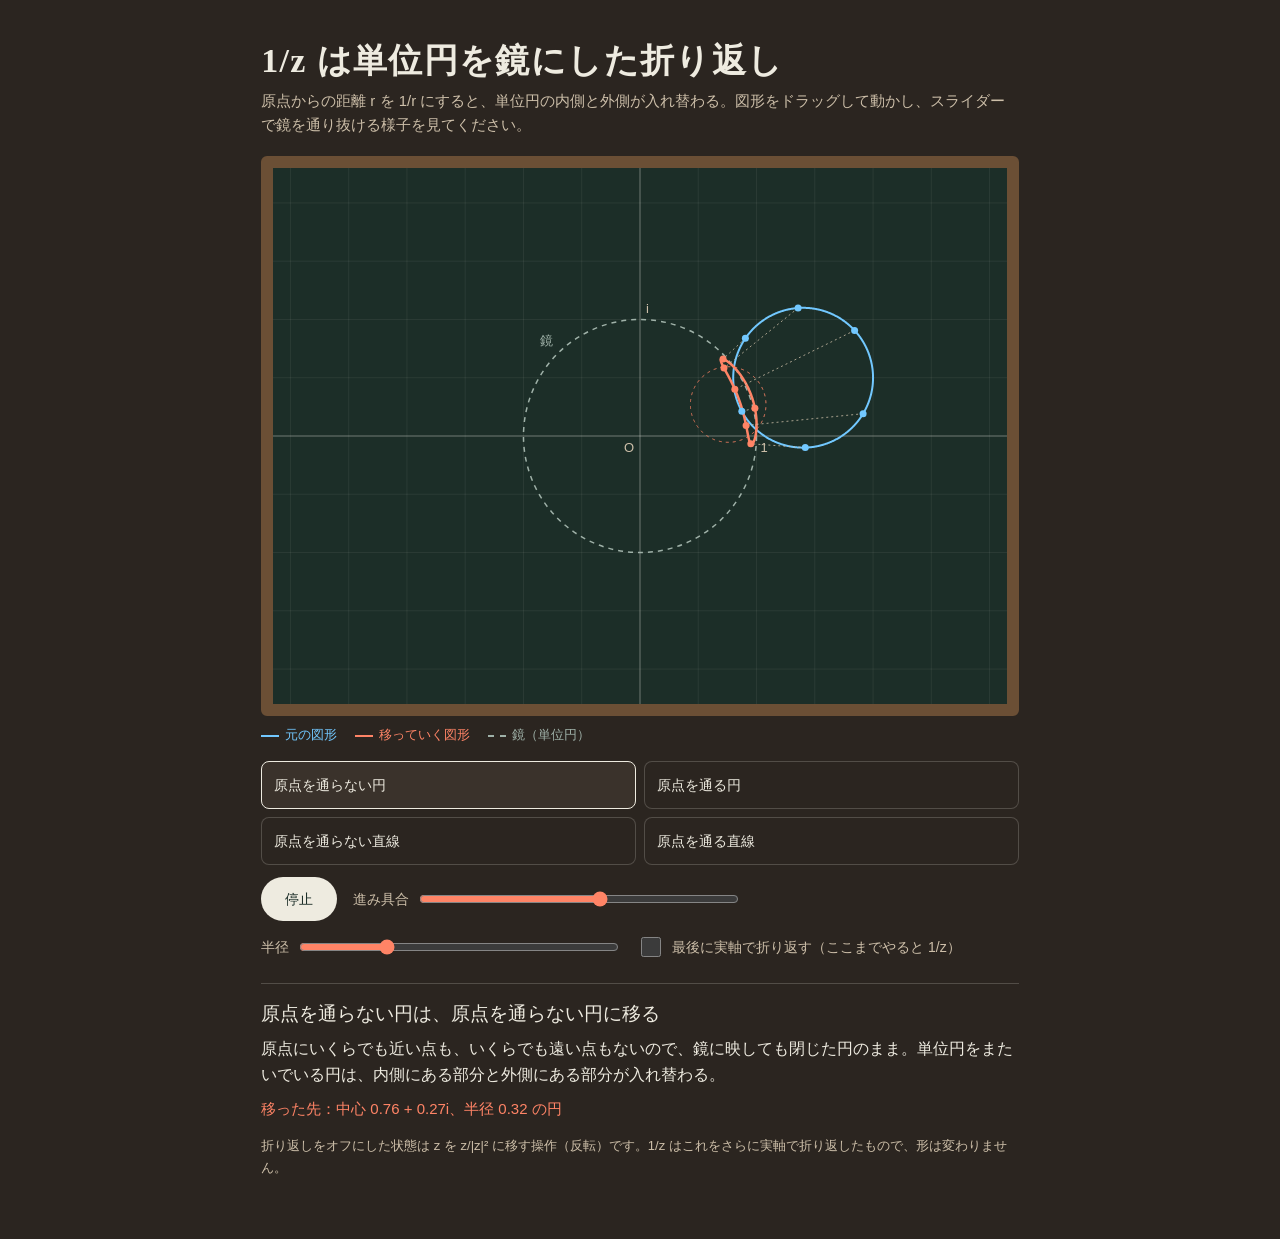
<file: materials/inversion-1z.html>
<!DOCTYPE html>
<html lang="ja">
<head>
<meta charset="utf-8">
<meta name="viewport" content="width=device-width, initial-scale=1">
<title>1/z と単位円の鏡</title>
<style>
/* VOICE: 授業で使う静かな教材。図が主役で、言葉は少なく
   IDEA: 方眼紙に描いた作図。単位円を鏡として、点が鏡を抜けて反対側へ移る
   PICTURE: 大きな複素数平面。元の図形、動いている図形、移った先が重なって見える
   COLOUR and TYPE: 白い紙に黒インク、元の図形は青緑、移った先は朱。Noto Sans JP
   LAYOUT: タイトル、図、操作、説明を縦に一列 */
:root{color-scheme:dark;--bg:#2b2520;--ink:#eeebe0;--sub:#cdbfa9;--grid:rgba(238,235,224,.07);--axis:rgba(238,235,224,.35);--mirror:#9fb1a8;--src:#72c8ff;--img:#ff8466;--line:rgba(238,235,224,.2);--chip:#3a322b}
*{box-sizing:border-box;min-width:0}
body{margin:0;background:var(--bg);color:var(--ink);font:16px/1.65 "Hiragino Sans","Hiragino Kaku Gothic ProN","Yu Gothic","Meiryo","Noto Sans JP",sans-serif;overflow-x:clip}
main{max-width:860px;margin:0 auto;padding:clamp(20px,4vw,40px) max(4vw,14px) 48px}
h1{font-family:"Hiragino Mincho ProN","Yu Mincho","YuMincho","Noto Serif JP",serif;font-size:clamp(22px,3.2vw,34px);line-height:1.25;font-weight:600;letter-spacing:.04em;margin:0 0 6px;text-wrap:balance}
.lead{color:var(--sub);margin:0 0 18px;font-size:15px}
.fig{position:relative;width:100%;aspect-ratio:4/3;max-height:560px;background:#1c2e28;border:12px solid #6b4f35;border-radius:6px;overflow:hidden;touch-action:none;cursor:grab}
.fig canvas{position:absolute;inset:0;width:100%;height:100%}
.pats{display:grid;grid-template-columns:repeat(2,minmax(0,1fr));gap:8px;margin:16px 0 12px}
.pats button{min-height:48px;padding:8px 12px;border:1px solid var(--line);border-radius:8px;background:var(--bg);color:var(--ink);font:inherit;font-size:14px;text-align:left;cursor:pointer}
.pats button[aria-pressed=true]{border-color:var(--ink);background:var(--chip)}
.row{display:flex;flex-wrap:wrap;align-items:center;gap:10px 16px;margin:8px 0}
.row label{font-size:14px;color:var(--sub);display:flex;align-items:center;gap:8px}
input[type=range]{width:min(320px,60vw);height:32px;accent-color:var(--img)}
input[type=checkbox]{width:20px;height:20px;accent-color:var(--img)}
.play{min-height:44px;padding:0 24px;border-radius:999px;border:none;background:var(--ink);color:#1c2e28;font-weight:700;font:inherit;font-size:14px;cursor:pointer}
button:focus-visible,input:focus-visible{outline:2px solid var(--img);outline-offset:2px}
.out{margin-top:18px;padding-top:14px;border-top:1px solid var(--line)}
.out h2{font-size:19px;font-weight:500;margin:0 0 6px;text-wrap:balance;word-break:auto-phrase}
.out p{margin:0 0 8px}
.res{font-size:15px}.res b{font-weight:500;color:var(--img)}
.key{display:flex;flex-wrap:wrap;gap:6px 18px;font-size:13px;color:var(--sub);margin-top:8px}
.key span::before{content:"";display:inline-block;width:18px;height:0;border-top:2px solid currentColor;vertical-align:middle;margin-right:6px}
.k1{color:var(--src)}.k2{color:var(--img)}.k3{color:var(--mirror)}.k3::before{border-top-style:dashed!important}
.note{font-size:13px;color:var(--sub);margin-top:14px}
@media(max-width:600px){.pats{grid-template-columns:minmax(0,1fr)}}
</style>
</head>
<body>
<main>
<h1>1/z は単位円を鏡にした折り返し</h1>
<p class="lead">原点からの距離 r を 1/r にすると、単位円の内側と外側が入れ替わる。図形をドラッグして動かし、スライダーで鏡を通り抜ける様子を見てください。</p>

<div class="fig" id="fig"><canvas id="cv"></canvas></div>
<div class="key"><span class="k1">元の図形</span><span class="k2">移っていく図形</span><span class="k3">鏡（単位円）</span></div>

<div class="pats" id="pats">
<button data-p="A" aria-pressed="true">原点を通らない円</button>
<button data-p="B" aria-pressed="false">原点を通る円</button>
<button data-p="C" aria-pressed="false">原点を通らない直線</button>
<button data-p="D" aria-pressed="false">原点を通る直線</button>
</div>

<div class="row">
<button class="play" id="play">再生</button>
<label>進み具合 <input type="range" id="s" min="0" max="1000" value="0"></label>
</div>
<div class="row">
<label id="pLab">半径 <input type="range" id="param" min="10" max="200" value="60"></label>
<label><input type="checkbox" id="conj"> 最後に実軸で折り返す（ここまでやると 1/z）</label>
</div>

<section class="out">
<h2 id="name"></h2>
<p id="why"></p>
<p class="res" id="res"></p>
</section>
<p class="note">折り返しをオフにした状態は z を z/|z|² に移す操作（反転）です。1/z はこれをさらに実軸で折り返したもので、形は変わりません。</p>
</main>
<script>
{
const cv=document.getElementById('cv'),fig=document.getElementById('fig'),ctx=cv.getContext('2d');
const sIn=document.getElementById('s'),param=document.getElementById('param'),pLab=document.getElementById('pLab'),conjIn=document.getElementById('conj');
const nameEl=document.getElementById('name'),whyEl=document.getElementById('why'),resEl=document.getElementById('res'),playBtn=document.getElementById('play');
const SNAP=0.07;
const st={mode:'circle',c:{x:1.4,y:0.5},rho:0.6,q:{x:1.2,y:0},phi:Math.PI/2,s:0};
const presets={A:()=>{st.mode='circle';st.c={x:1.4,y:0.5};st.rho=0.6},B:()=>{st.mode='circle';st.c={x:0.55,y:0.35};st.rho=Math.hypot(.55,.35)},C:()=>{st.mode='line';st.q={x:1.2,y:0};st.phi=Math.PI/2},D:()=>{st.mode='line';st.q={x:0,y:0};st.phi=Math.PI/6}};
const text={
A:['原点を通らない円は、原点を通らない円に移る','原点にいくらでも近い点も、いくらでも遠い点もないので、鏡に映しても閉じた円のまま。単位円をまたいでいる円は、内側にある部分と外側にある部分が入れ替わる。'],
B:['原点を通る円は、直線に移る','円の上には原点にいくらでも近い点がある。その点は鏡の向こうでいくらでも遠くへ飛ぶので、図形は閉じられずに直線に開く。原点そのものは行き先がない。'],
C:['原点を通らない直線は、原点を通る円に移る','直線にはいくらでも遠い点がある。その点は鏡の内側でいくらでも原点に近づくので、移った先の円は原点を通る。ただし原点そのものには届かないので、原点は除く。'],
D:['原点を通る直線は、原点を通る直線に移る','方向は変わらないので、同じ直線の上を動くだけ。原点の近くと遠くが入れ替わる。原点は行き先がなく、また到達もしないので除く。']};
let W=0,H=0,S=1,dpr=1;
function size(){dpr=window.devicePixelRatio||1;W=fig.clientWidth;H=fig.clientHeight;cv.width=W*dpr;cv.height=H*dpr;ctx.setTransform(dpr,0,0,dpr,0,0);S=Math.min(W/6.2,H/4.6);draw()}
const X=x=>W/2+x*S,Y=y=>H/2-y*S,ix=px=>(px-W/2)/S,iy=py=>(H/2-py)/S;
const probe=document.createElement('span');probe.style.display='none';document.body.appendChild(probe);
const col=n=>{probe.style.color='var('+n+')';return getComputedStyle(probe).color};
function pattern(){if(st.mode==='circle')return Math.abs(Math.hypot(st.c.x,st.c.y)-st.rho)<1e-9?'B':'A';return Math.hypot(...Object.values(foot()))<1e-9?'D':'C'}
function dir(){const p=foot0();const r=Math.hypot(p.x,p.y);return r<1e-9?{x:Math.cos(st.phi),y:Math.sin(st.phi)}:{x:-p.y/r,y:p.x/r}}
function foot0(){const d={x:Math.cos(st.phi),y:Math.sin(st.phi)},t=st.q.x*d.x+st.q.y*d.y;return{x:st.q.x-t*d.x,y:st.q.y-t*d.y}}
function foot(){return foot0()}
function pts(){const a=[];if(st.mode==='circle'){for(let i=0;i<=900;i++){const t=i/900*2*Math.PI;a.push({x:st.c.x+st.rho*Math.cos(t),y:st.c.y+st.rho*Math.sin(t)})}}
else{const p=foot(),d={x:Math.cos(st.phi),y:Math.sin(st.phi)};for(let i=1;i<1400;i++){const u=-Math.PI/2+i/1400*Math.PI,t=Math.tan(u)*1.2;a.push({x:p.x+t*d.x,y:p.y+t*d.y})}}return a}
function marks(){if(st.mode==='circle'){return[0.4,1.3,2.2,3.3,4.4,5.4].map(t=>({x:st.c.x+st.rho*Math.cos(t+Math.atan2(st.c.y,st.c.x)),y:st.c.y+st.rho*Math.sin(t+Math.atan2(st.c.y,st.c.x))}))}
const p=foot(),d={x:Math.cos(st.phi),y:Math.sin(st.phi)};return[-2.2,-1,-0.35,0.35,1,2.2].map(t=>({x:p.x+t*d.x,y:p.y+t*d.y}))}
function tf(z,s){const r=Math.hypot(z.x,z.y);if(r<1e-7)return null;const conj=conjIn.checked;const s1=conj?Math.min(1,s/0.75):s;const f=conj&&s>0.75?1-2*(s-0.75)/0.25:1;const rr=Math.pow(r,1-2*s1),a=Math.atan2(z.y,z.x);return{x:rr*Math.cos(a),y:rr*Math.sin(a)*f}}
function stroke(list,c,w,dash){ctx.strokeStyle=c;ctx.lineWidth=w;ctx.setLineDash(dash||[]);ctx.beginPath();let pen=false,prev=null;const lim=4000;
for(const z of list){if(!z){pen=false;continue}const px=X(z.x),py=Y(z.y);const ok=Math.abs(px)<lim&&Math.abs(py)<lim;if(!ok){pen=false;prev=null;continue}
if(pen&&prev&&Math.hypot(px-prev.x,py-prev.y)>Math.max(W,H)*0.6){pen=false}if(!pen){ctx.moveTo(px,py);pen=true}else ctx.lineTo(px,py);prev={x:px,y:py}}ctx.stroke();ctx.setLineDash([])}
function dot(z,c,r,hollow){ctx.beginPath();ctx.arc(X(z.x),Y(z.y),r,0,7);if(hollow){ctx.fillStyle='#1c2e28';ctx.fill();ctx.strokeStyle=c;ctx.lineWidth=1.5;ctx.stroke()}else{ctx.fillStyle=c;ctx.fill()}}
function draw(){if(!W)return;ctx.clearRect(0,0,W,H);const g=col('--grid'),ax=col('--axis'),mi=col('--mirror'),sc=col('--src'),im=col('--img'),ink=col('--ink'),sub=col('--sub');
ctx.lineWidth=1;ctx.strokeStyle=g;for(let k=-8;k<=8;k++){ctx.beginPath();ctx.moveTo(X(k*0.5),0);ctx.lineTo(X(k*0.5),H);ctx.stroke();ctx.beginPath();ctx.moveTo(0,Y(k*0.5));ctx.lineTo(W,Y(k*0.5));ctx.stroke()}
ctx.strokeStyle=ax;ctx.beginPath();ctx.moveTo(0,Y(0));ctx.lineTo(W,Y(0));ctx.moveTo(X(0),0);ctx.lineTo(X(0),H);ctx.stroke();
ctx.font='13px "Hiragino Sans","Yu Gothic","Noto Sans JP",sans-serif';ctx.fillStyle=sub;ctx.fillText('1',X(1)+4,Y(0)+16);ctx.fillText('i',X(0)+6,Y(1)-6);ctx.fillText('O',X(0)-16,Y(0)+16);
ctx.setLineDash([5,5]);ctx.strokeStyle=mi;ctx.lineWidth=1.5;ctx.beginPath();ctx.arc(X(0),Y(0),S,0,7);ctx.stroke();ctx.setLineDash([]);
const P=pts(),s=st.s,pat=pattern();
stroke(P,sc,2);
if(s>0){const fin=P.map(z=>tf(z,1));stroke(fin,im,1,[3,4])}
stroke(P.map(z=>tf(z,s)),im,2.5);
for(const m of marks()){const a=tf(m,s);if(!a)continue;ctx.strokeStyle=sub;ctx.lineWidth=0.8;ctx.setLineDash([2,3]);ctx.beginPath();ctx.moveTo(X(m.x),Y(m.y));ctx.lineTo(X(a.x),Y(a.y));ctx.stroke();ctx.setLineDash([]);dot(m,sc,3.5);dot(a,im,3.5)}
if(pat==='B'||pat==='D')dot({x:0,y:0},sc,5,true);
if((pat==='C'||pat==='D')&&s>0.98)dot({x:0,y:0},im,5,true);
ctx.fillStyle=mi;ctx.fillText('鏡',X(Math.cos(2.3))-22,Y(Math.sin(2.3))-4);
info(pat)}
const f2=v=>(Math.abs(v)<0.005?0:v).toFixed(2);
const cpx=(x,y)=>{const yy=conjIn.checked?-y:y;if(Math.abs(yy)<0.005)return f2(x);if(Math.abs(x)<0.005)return f2(yy)+'i';return f2(x)+(yy<0?' − ':' + ')+f2(Math.abs(yy))+'i'};
function info(pat){nameEl.textContent=text[pat][0];whyEl.textContent=text[pat][1];let r='';
if(pat==='A'){const k=st.c.x**2+st.c.y**2-st.rho**2;r='移った先：中心 '+cpx(st.c.x/k,st.c.y/k)+'、半径 '+f2(st.rho/Math.abs(k))+' の円'}
else if(pat==='B'){r='移った先：原点から '+f2(1/(2*st.rho))+' 離れた直線（元の円の中心の方向に垂直）'}
else if(pat==='C'){const p=foot(),q=p.x**2+p.y**2;r='移った先：中心 '+cpx(p.x/(2*q),p.y/(2*q))+'、半径 '+f2(1/(2*Math.sqrt(q)))+' の円（原点を除く）'}
else{r='移った先：同じ向きの、原点を通る直線（原点を除く）'}
resEl.innerHTML='';const b=document.createElement('b');b.textContent=r;resEl.appendChild(b)}
function setParamUI(){if(st.mode==='circle'){pLab.firstChild.textContent='半径 ';param.min=10;param.max=200;param.value=Math.round(st.rho*100)}else{pLab.firstChild.textContent='直線の向き ';param.min=0;param.max=179;param.value=Math.round(((st.phi*180/Math.PI)%180+180)%180)}}
function snap(){if(st.mode==='circle'){const d=Math.hypot(st.c.x,st.c.y);if(Math.abs(d-st.rho)<SNAP&&d>1e-6){st.c={x:st.c.x/d*st.rho,y:st.c.y/d*st.rho}}}
else{const p=foot0();if(Math.hypot(p.x,p.y)<SNAP){st.q={x:0,y:0}}}}
function press(pat){document.querySelectorAll('#pats button').forEach(b=>b.setAttribute('aria-pressed',b.dataset.p===pat?'true':'false'))}
document.getElementById('pats').addEventListener('click',e=>{const b=e.target.closest('button');if(!b)return;presets[b.dataset.p]();setParamUI();st.s=0;sIn.value=0;draw();press(pattern());play()});
sIn.addEventListener('input',()=>{stop();st.s=sIn.value/1000;draw()});
param.addEventListener('input',()=>{if(st.mode==='circle'){st.rho=param.value/100}else{st.phi=param.value*Math.PI/180}snap();draw();press(pattern())});
conjIn.addEventListener('change',draw);
let drag=false;
fig.addEventListener('pointerdown',e=>{drag=true;fig.setPointerCapture(e.pointerId);move(e)});
fig.addEventListener('pointermove',e=>{if(drag)move(e)});
fig.addEventListener('pointerup',()=>{drag=false});fig.addEventListener('pointercancel',()=>{drag=false});
function move(e){const r=fig.getBoundingClientRect(),x=ix(e.clientX-r.left),y=iy(e.clientY-r.top);if(st.mode==='circle')st.c={x,y};else st.q={x,y};snap();draw();press(pattern())}
let raf=0,t0=0;
function play(){stop();const from=st.s>=0.999?0:st.s;t0=performance.now()-from*2600;playBtn.textContent='停止';const step=now=>{st.s=Math.min(1,(now-t0)/2600);sIn.value=st.s*1000;draw();if(st.s<1)raf=requestAnimationFrame(step);else{raf=0;playBtn.textContent='再生'}};raf=requestAnimationFrame(step)}
function stop(){if(raf){cancelAnimationFrame(raf);raf=0}playBtn.textContent='再生'}
playBtn.addEventListener('click',()=>{raf?stop():play()});
const ro=new ResizeObserver(size);ro.observe(fig);
matchMedia('(prefers-color-scheme: dark)').addEventListener('change',draw);
new MutationObserver(draw).observe(document.documentElement,{attributes:true,attributeFilter:['data-theme']});
setParamUI();size();
if(matchMedia('(prefers-reduced-motion: no-preference)').matches)play();else{st.s=1;sIn.value=1000;draw()}
}
</script>
</body>
</html>
</file>
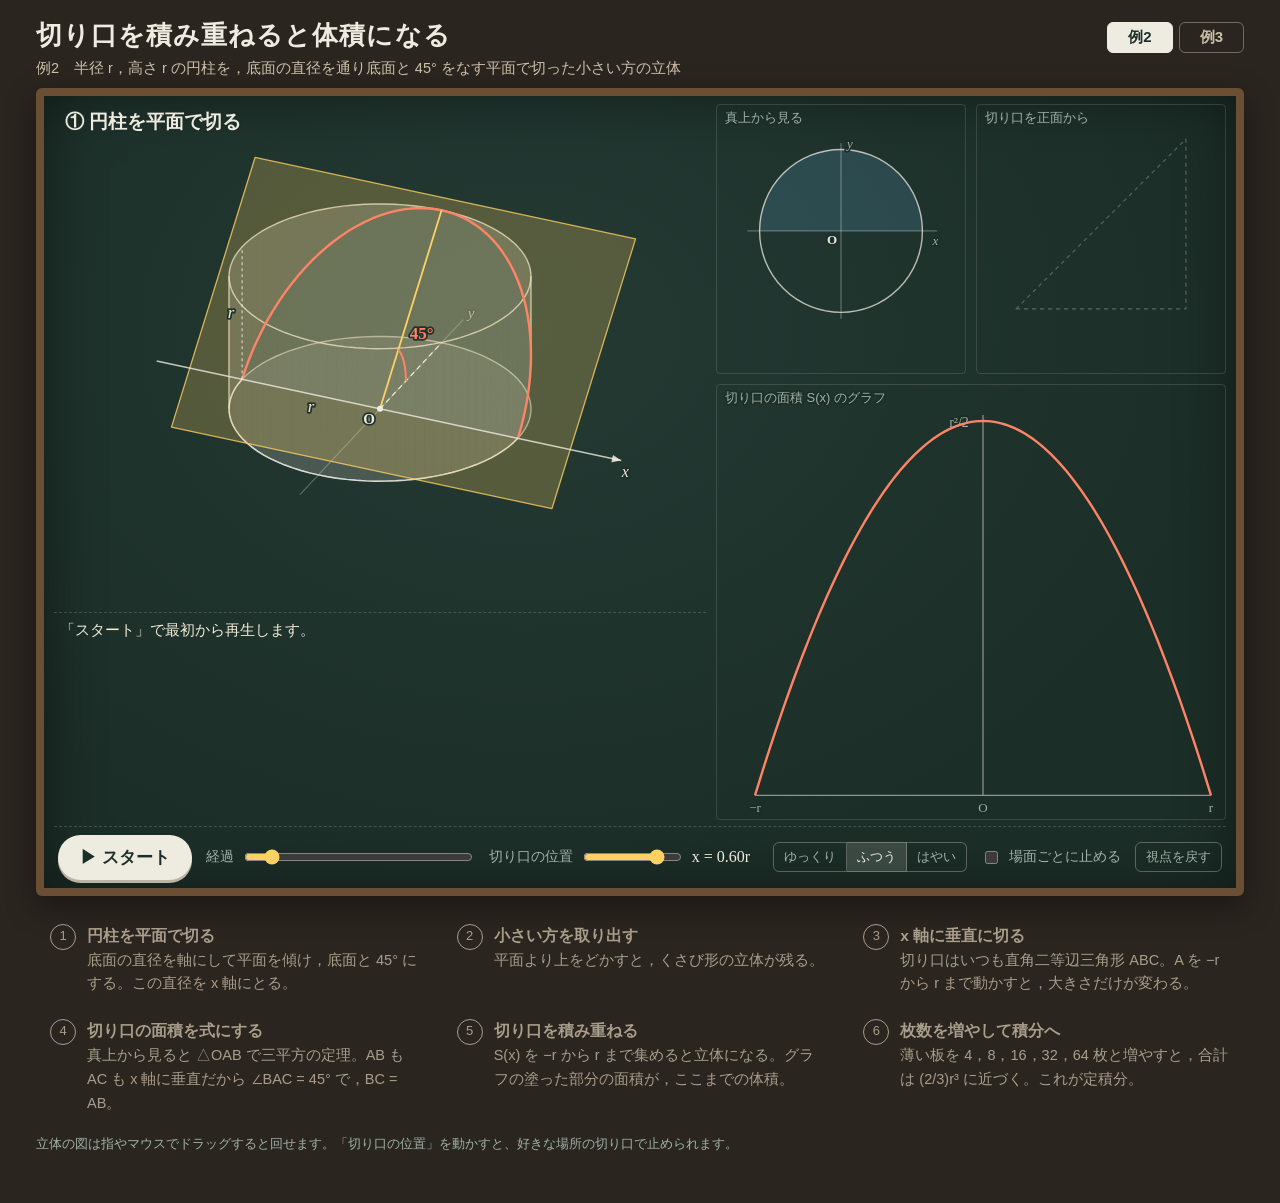
<file: materials/no12-rittai.html>
<!DOCTYPE html>
<html lang="ja">
<head>
<meta charset="UTF-8">
<meta name="viewport" content="width=device-width, initial-scale=1, viewport-fit=cover">
<title>いろいろな立体の体積 例2・例3</title>
<meta name="claude:viewport-fit-sides" content="cover">
<style>
/* レイアウト：黒板の中に「立体（大）＋真上・切り口・グラフ（小）」、その下に手順と式 */
:root{
  --board:#1c2e28; --board2:#233a33; --frame:#6b4f35; --room:#2b2520;
  --chalk:#eeebe0; --dim:#9fb1a8; --paper:#cdbfa9;
  --coral:#ff8466; --blue:#72c8ff; --yellow:#ffd064; --purple:#c0a6ff;
  --sans:"Hiragino Sans","Hiragino Kaku Gothic ProN","Yu Gothic","Meiryo","Noto Sans JP",sans-serif;
  --mincho:"Hiragino Mincho ProN","Yu Mincho","YuMincho","Noto Serif JP",serif;
  --math:"Times New Roman","Hiragino Mincho ProN","Yu Mincho",serif;
  color-scheme:dark;
}
*{box-sizing:border-box}
html,body{background:var(--room);color:var(--chalk);font-family:var(--sans)}
.page{max-width:1240px;margin:0 auto;padding-block:10px 40px;
  padding-left:max(16px,env(safe-area-inset-left,0px));padding-right:max(16px,env(safe-area-inset-right,0px))}
.head{display:flex;flex-wrap:wrap;align-items:flex-end;justify-content:space-between;gap:10px 20px}
h1{font-family:var(--mincho);font-weight:600;font-size:clamp(19px,2.2vw,26px);letter-spacing:.04em;margin:0;text-wrap:balance}
.tabs{display:flex;gap:6px}
.tabs button{font:inherit;font-size:15px;font-weight:700;padding:5px 20px;cursor:pointer;color:var(--paper);
  background:transparent;border:1.5px solid rgba(205,191,169,.45);border-radius:6px}
.tabs button.on{background:var(--chalk);color:var(--board);border-color:var(--chalk)}
.sub{color:var(--paper);margin:5px 0 8px;font-size:14.5px;line-height:1.5;max-width:90em}
.board{background:radial-gradient(ellipse at 40% 30%,var(--board2),var(--board) 70%);
  border:8px solid var(--frame);border-radius:6px;
  box-shadow:inset 0 0 60px rgba(0,0,0,.45),0 10px 30px rgba(0,0,0,.4);padding:8px 10px 6px}
.stage{display:grid;grid-template-columns:minmax(0,1.28fr) minmax(0,1fr);gap:10px}
.side{display:flex;flex-direction:column;gap:10px;min-width:0}
.two{display:grid;grid-template-columns:minmax(0,1fr) minmax(0,1fr);gap:10px}
.pn{min-width:0;border:1px solid rgba(238,235,224,.14);border-radius:4px;transition:border-color .3s,background .3s}
.pn.on{border-color:var(--yellow);background:rgba(255,208,100,.05)}
.pn.main{border-color:transparent}
canvas{display:block;width:100%}
#c3{cursor:grab;touch-action:none}
#c3:active{cursor:grabbing}
.tray{display:flex;flex-wrap:wrap;align-items:center;gap:8px 14px;padding:8px 4px 2px;
  border-top:1px dashed rgba(238,235,224,.18);margin-top:6px}
#play{font:inherit;font-size:17px;font-weight:700;color:var(--board);background:var(--chalk);
  border:none;border-radius:999px;padding:11px 22px;cursor:pointer;min-width:132px;box-shadow:0 3px 0 #b9b4a4}
#play:active{transform:translateY(2px);box-shadow:0 1px 0 #b9b4a4}
button:focus-visible,input:focus-visible{outline:3px solid var(--yellow);outline-offset:3px}
.ctl{display:flex;align-items:center;gap:8px;font-size:14px;color:var(--dim)}
.ctl input[type=range]{accent-color:var(--yellow);min-width:0}
.grow{flex:1 1 150px}
.grow input{flex:1}
#xv{font-family:var(--math);font-size:16px;color:var(--chalk);min-width:4.2em;font-variant-numeric:tabular-nums}
.speed button,#resetView{font:inherit;font-size:13px;background:transparent;color:var(--dim);
  border:1px solid rgba(238,235,224,.3);padding:5px 10px;cursor:pointer}
.speed{gap:0}
.speed button:first-child{border-radius:6px 0 0 6px}
.speed button:last-child{border-radius:0 6px 6px 0}
.speed button+button{border-left:none}
.speed button.on{background:rgba(238,235,224,.15);color:var(--chalk)}
#resetView{border-radius:6px}
.left{display:flex;flex-direction:column;gap:8px;min-width:0}
.lower{margin-top:18px}
ol.steps{list-style:none;margin:0;padding:0;counter-reset:s;display:grid;grid-template-columns:repeat(auto-fit,minmax(min(100%,330px),1fr));gap:4px 12px}
ol.steps li{counter-increment:s;position:relative}
ol.steps button{display:block;width:100%;text-align:left;font:inherit;background:transparent;cursor:pointer;
  padding:9px 12px 9px 48px;border:none;border-left:3px solid transparent;color:#a99d8b;line-height:1.65;font-size:14.5px;transition:color .3s,background .3s}
ol.steps li::before{content:counter(s);position:absolute;left:14px;top:10px;width:24px;height:24px;color:#a99d8b;
  border-radius:50%;border:1.5px solid currentColor;text-align:center;font-size:13px;line-height:21px;pointer-events:none}
ol.steps b{display:block;font-size:15.5px;color:inherit}
ol.steps li.on button{color:#f3ead8;border-left-color:var(--yellow);background:rgba(255,208,100,.07)}
ol.steps li.on::before{color:var(--yellow)}
ol.steps li.done button,ol.steps li.done::before{color:#d8ccb7}
.eq{border-top:1px dashed rgba(238,235,224,.18);padding:6px 6px 0;min-width:0;overflow-x:auto}
#capt{margin:0 0 2px;font-size:14.5px;line-height:1.55;color:#f3ead8;min-height:3.1em}
#eq{display:grid;grid-template-rows:repeat(3,auto);grid-auto-flow:column;grid-auto-columns:minmax(max-content,1fr);column-gap:18px}
.ln{font-family:var(--math);font-size:clamp(18px,1.9vw,22px);min-height:46px;display:flex;align-items:center;
  white-space:nowrap;opacity:0;visibility:hidden;transition:opacity .4s}
.ln.show{opacity:1;visibility:visible}
.ln i{font-style:italic}
.ln sup{font-size:.62em;line-height:0}
.ln .fr,.ln .in,.ln .br{margin:0 .12em}
.ln small{font-family:var(--sans);font-size:13px;color:var(--dim);margin-left:.6em}
.c{color:var(--coral)} .y{color:var(--yellow)} .p{color:var(--purple)}
.ans{color:var(--yellow);font-weight:700}
.fr{display:inline-flex;flex-direction:column;align-items:center;vertical-align:middle;line-height:1.08;font-size:.82em}
.fr>span:first-child{border-bottom:1.3px solid currentColor;padding:0 .22em .08em}
.fr>span:last-child{padding:.08em .22em 0}
.rt{display:inline-flex;align-items:baseline}
.rt>span{border-top:1.3px solid currentColor;padding:.04em .15em 0;margin-left:.02em}
.in{display:inline-flex;align-items:center}
.in .s{font-size:1.75em;line-height:1;margin-right:.05em}
.lm{display:inline-flex;flex-direction:column;justify-content:space-between;font-size:.62em;line-height:1.5}
.br{font-size:1.65em;line-height:1;font-weight:300}
.note{font-size:13px;color:var(--dim);line-height:1.7;margin:8px 0 0}
@media (max-width:820px){
  .stage{grid-template-columns:minmax(0,1fr)}
  .left{display:contents}
  .left .main{order:1}.side{order:2}.eq{order:3}
  #eq{grid-template-rows:none;grid-auto-flow:row}
}
@media (prefers-reduced-motion:reduce){ol.steps button,.pn,.ln{transition:none}}
</style>

<div class="page">
  <div class="head">
    <h1>切り口を積み重ねると体積になる</h1>
    <div class="tabs" role="group" aria-label="例の切りかえ">
      <button type="button" id="tab2">例2</button>
      <button type="button" id="tab3">例3</button>
    </div>
  </div>
  <p class="sub" id="prob"></p>

  <div class="board">
    <div class="stage">
      <div class="left">
        <div class="pn main"><canvas id="c3" aria-label="立体の3D図。ドラッグで回転できます"></canvas></div>
        <div class="eq" id="eqbox">
          <p id="capt"></p>
          <div id="eq"></div>
        </div>
      </div>
      <div class="side">
        <div class="two">
          <div class="pn" id="pTop"><canvas id="cTop" aria-label="真上から見た図"></canvas></div>
          <div class="pn" id="pSec"><canvas id="cSec" aria-label="切り口を正面から見た図"></canvas></div>
        </div>
        <div class="pn" id="pGr"><canvas id="cGr" aria-label="切り口の面積のグラフ"></canvas></div>
      </div>
    </div>
    <div class="tray">
      <button id="play" type="button">▶ スタート</button>
      <div class="ctl grow"><label for="scrub">経過</label><input id="scrub" type="range" min="0" max="1" step="0.001" value="0"></div>
      <div class="ctl grow"><label for="xs">切り口の位置</label><input id="xs" type="range" min="-1" max="1" step="0.01" value="0.6"><span id="xv"></span></div>
      <div class="ctl speed" role="group" aria-label="再生速度">
        <button type="button" data-s="0.5">ゆっくり</button><button type="button" data-s="1" class="on">ふつう</button><button type="button" data-s="1.8">はやい</button>
      </div>
      <label class="ctl"><input id="stopEach" type="checkbox"> 場面ごとに止める</label>
      <button id="resetView" type="button">視点を戻す</button>
    </div>
  </div>

  <div class="lower">
    <ol class="steps" id="steps"></ol>
    <p class="note">立体の図は指やマウスでドラッグすると回せます。「切り口の位置」を動かすと、好きな場所の切り口で止められます。</p>
  </div>
</div>

<script>
(function(){
const PI=Math.PI,TAU=2*PI;
const C={chalk:"#eeebe0",dim:"#9fb1a8",coral:"#ff8466",blue:"#72c8ff",yellow:"#ffd064",purple:"#c0a6ff",board:"#1c2e28"};
const BLUE=[114,200,255],CHALK=[238,235,224];
const reduce=window.matchMedia('(prefers-reduced-motion: reduce)').matches;
const $=id=>document.getElementById(id);

// タイムライン（秒）：例2・例3で共通
const TL={a:[.4,3.6],b:[3.9,6.1],sweep:[6.4,12],ret:[12,13],f1:[13.4,15.2],f2:[15.4,17.2],f3:[17.4,19.1],build:[19.4,25],slabs:[25.4,31],ans:[31.4,37]};
const T_END=37.6, STEP_START=[0,3.9,6.4,13.4,19.4,25.4];
const NS=[4,8,16,32,64];

const frac=(a,b)=>`<span class="fr"><span>${a}</span><span>${b}</span></span>`;
const rt=s=>`<span class="rt">√<span>${s}</span></span>`;
const integ=(lo,hi)=>`<span class="in"><span class="s">∫</span><span class="lm"><span>${hi}</span><span>${lo}</span></span></span>`;
const brk=(s,lo,hi)=>`<span class="br">[</span>${s}<span class="br">]</span><span class="lm"><span>${hi}</span><span>${lo}</span></span>`;
const r2x2=(v)=>`<i>${v}</i><sup>2</sup>−<i>x</i><sup>2</sup>`;
const prim=v=>`<i>${v}</i><sup>2</sup><i>x</i>−${frac('<i>x</i><sup>3</sup>','3')}`;

const EX={
 2:{v:'r',
  prob:'例2　半径 r，高さ r の円柱を，底面の直径を通り底面と 45° をなす平面で切った小さい方の立体',
  sec:(h,k)=>[[0,0],[h,0],[h,h*k]],
  S:x=>.5*(1-x*x), Smax:.5, SmaxL:'r²/2',
  cum:x=>.5*(x-x*x*x/3+2/3), exact:2/3, exactL:'(2/3)r³',
  zc:.3,fit:3.3,
  steps:[
   ['円柱を平面で切る','底面の直径を軸にして平面を傾け，底面と 45° にする。この直径を x 軸にとる。'],
   ['小さい方を取り出す','平面より上をどかすと，くさび形の立体が残る。'],
   ['x 軸に垂直に切る','切り口はいつも直角二等辺三角形 ABC。A を −r から r まで動かすと，大きさだけが変わる。'],
   ['切り口の面積を式にする','真上から見ると △OAB で三平方の定理。AB も AC も x 軸に垂直だから ∠BAC = 45° で，BC = AB。'],
   ['切り口を積み重ねる','S(x) を −r から r まで集めると立体になる。グラフの塗った部分の面積が，ここまでの体積。'],
   ['枚数を増やして積分へ','薄い板を 4，8，16，32，64 枚と増やすと，合計は (2/3)r³ に近づく。これが定積分。']],
  eq:[
   [`<span class="y">AB</span> = ${rt(r2x2('r'))}<small>△OAB で三平方</small>`,'f1'],
   [`<span class="p">BC</span> = <span class="y">AB</span><small>∠BAC = 45°</small>`,'f2'],
   [`<span class="c"><i>S</i>(<i>x</i>)</span> = ${frac('1','2')}·<span class="y">AB</span>·<span class="p">BC</span> = ${frac('1','2')}(${r2x2('r')})`,'f3'],
   [`<i>V</i> = ${integ('−<i>r</i>','<i>r</i>')}${frac('1','2')}(${r2x2('r')}) <i>dx</i>`,'build'],
   [`= ${frac('1','2')}${brk(prim('r'),'−<i>r</i>','<i>r</i>')}`,'ans'],
   [`<span class="ans">= ${frac('2','3')}<i>r</i><sup>3</sup></span>`,'ans2']]},
 3:{v:'a',
  prob:'例3　円 x²+y²=a² の弦 PQ を 1 辺とする正方形を x 軸に垂直に立て，x を −a から a まで動かしたときに通過する立体',
  sec:(h,k)=>[[-h,0],[h,0],[h,2*h*k],[-h,2*h*k]],
  S:x=>4*(1-x*x), Smax:4, SmaxL:'4a²',
  cum:x=>4*(x-x*x*x/3+2/3), exact:16/3, exactL:'(16/3)a³',
  zc:.8,fit:3.75,
  steps:[
   ['円と弦 PQ','M を x 軸上で動かすと，弦 PQ の長さが変わる。'],
   ['正方形を立てる','x 軸に垂直な面に，PQ を 1 辺とする正方形を立てる。'],
   ['M を動かす','M が円の端に近いほど正方形は小さくなり，端では点になる。通過した跡が立体。'],
   ['切り口の面積を式にする','真上から見ると △OMP で三平方の定理。PQ は MP の 2 倍で，正方形だから S = PQ²。'],
   ['切り口を積み重ねる','S(x) を −a から a まで集めると立体になる。グラフの塗った部分の面積が，ここまでの体積。'],
   ['枚数を増やして積分へ','薄い板を 4，8，16，32，64 枚と増やすと，合計は (16/3)a³ に近づく。これが定積分。']],
  eq:[
   [`MP = ${rt(r2x2('a'))}<small>△OMP で三平方</small>`,'f1'],
   [`<span class="y">PQ</span> = 2${rt(r2x2('a'))}`,'f2'],
   [`<span class="c"><i>S</i>(<i>x</i>)</span> = <span class="y">PQ</span><sup>2</sup> = 4(${r2x2('a')})`,'f3'],
   [`<i>V</i> = ${integ('−<i>a</i>','<i>a</i>')}4(${r2x2('a')}) <i>dx</i>`,'build'],
   [`= 4${brk(prim('a'),'−<i>a</i>','<i>a</i>')}`,'ans'],
   [`<span class="ans">= ${frac('16','3')}<i>a</i><sup>3</sup></span>`,'ans2']]}
};

let cur=2,ex=EX[2];
const T0=TL.a[1];
let t=T0,fresh=true,playing=false,speed=1,last=0,manual=null;
const VIEW={yaw:.42,pitch:.5};
let yaw=VIEW.yaw,pitch=VIEW.pitch;

const clamp=(x,a=0,b=1)=>Math.max(a,Math.min(b,x));
const ease=x=>x<.5?4*x*x*x:1-Math.pow(-2*x+2,3)/2;
const lerp=(a,b,k)=>a+(b-a)*k;
const P=k=>clamp((t-TL[k][0])/(TL[k][1]-TL[k][0]));
const reached=k=>k==='ans2'?t>=TL.ans[0]+.9:t>=TL[k][0];
const H=x=>Math.sqrt(Math.max(0,1-x*x));
const fm=(v,d=2)=>(v<0?'−':'')+Math.abs(v).toFixed(d);

// 現在の切り口の位置
function X(){
  if(manual!==null&&t<TL.slabs[0])return manual;
  if(cur===3&&t<TL.a[1])return lerp(-1,.6,ease(P('a')));
  if(t<TL.sweep[0])return .6;
  if(t<TL.sweep[1]){const p=P('sweep');return p<.2?lerp(.6,-1,ease(p/.2)):lerp(-1,1,(p-.2)/.8)}
  if(t<TL.ret[1])return lerp(1,.6,ease(P('ret')));
  if(t<TL.build[0])return .6;
  if(t<TL.build[1]){const p=P('build');return p<.12?lerp(.6,-1,ease(p/.12)):lerp(-1,1,(p-.12)/.88)}
  return 1;
}
function buildTo(){
  if(t<TL.build[0]||t>=TL.slabs[0])return null;
  if(manual!==null)return manual;
  const p=P('build');return p<.12?-1:X();
}
function curN(){if(t<TL.slabs[0]||t>=TL.ans[0])return 0;return NS[Math.min(4,Math.floor(P('slabs')*5))]}
function riemann(n){let s=0,d=2/n;for(let i=0;i<n;i++)s+=ex.S(-1+(i+.5)*d)*d;return s}
function secAlpha(){
  if(t>=TL.slabs[0])return 0;
  if(cur===3)return 1;
  return clamp((t-TL.sweep[0])/.4);
}

// ---- キャンバス ----
const mk=id=>{const c=$(id);return{c,g:c.getContext('2d'),w:0,h:0}};
const c3=mk('c3'),cTop=mk('cTop'),cSec=mk('cSec'),cGr=mk('cGr');
function fit(o,w,h){const d=window.devicePixelRatio||1;o.w=w;o.h=h;o.c.style.height=h+'px';o.c.width=Math.round(w*d);o.c.height=Math.round(h*d);o.g.setTransform(d,0,0,d,0,0)}
function resize(){
  const wide=window.innerWidth>820;
  const w3=c3.c.parentElement.clientWidth;
  const tray=document.querySelector('.tray').offsetHeight, eqH=$('eqbox').offsetHeight;
  const top=c3.c.parentElement.getBoundingClientRect().top+window.scrollY;
  const avail=window.innerHeight-top-tray-eqH-36;
  const h3=wide?Math.max(250,Math.min(avail,w3*.82)):Math.max(300,w3*.86);
  fit(c3,w3,h3);
  const ws=cTop.c.parentElement.clientWidth;
  const total=h3+eqH+8;
  const hs=wide?Math.max(195,Math.min(ws*1.08,total*.47)):Math.max(205,ws*1.1);
  fit(cTop,ws,hs);fit(cSec,cSec.c.parentElement.clientWidth,hs);
  const wg=cGr.c.parentElement.clientWidth;
  fit(cGr,wg,wide?Math.max(150,total-hs-10):Math.max(190,wg*.55));
  drawAll();
}
function tx(g,s,x,y,o={}){
  const sz=o.size||14;
  g.font=`${o.it?'italic ':''}${o.bold?'700 ':''}${sz}px ${o.sans?'"Hiragino Sans","Yu Gothic","Meiryo",sans-serif':'"Times New Roman","Hiragino Mincho ProN","Yu Mincho",serif'}`;
  g.textAlign=o.al||'center';g.textBaseline=o.bl||'middle';
  g.lineJoin='round';g.lineWidth=3.5;g.strokeStyle='rgba(28,46,40,.92)';g.strokeText(s,x,y);
  g.fillStyle=o.c||C.chalk;g.fillText(s,x,y);
}
function panelTitle(o,s){tx(o.g,s,8,13,{al:'left',size:13,c:C.dim,sans:true})}

// ---- 3D（平行投影） ----
let cy,sy,cp,sp,V3,S3,OX,OY;
function setView(extra){
  const y=yaw+extra;cy=Math.cos(y);sy=Math.sin(y);cp=Math.cos(pitch);sp=Math.sin(pitch);
  V3=[sy*cp,-cy*cp,sp];
}
function pr(p){
  const sx=p[0]*cy+p[1]*sy, d=-p[0]*sy+p[1]*cy, up=(p[2]-ex.zc)*cp+d*sp;
  return [OX+sx*S3,OY-up*S3];
}
function pathOf(g,pts,close){g.beginPath();pts.forEach((p,i)=>{const q=pr(p);i?g.lineTo(q[0],q[1]):g.moveTo(q[0],q[1])});if(close)g.closePath()}
function line3(g,a,b,col,lw,dash){g.strokeStyle=col;g.lineWidth=lw;g.setLineDash(dash||[]);pathOf(g,[a,b]);g.stroke();g.setLineDash([])}
function curve3(g,fn,n,col,lw,dash){const pts=[];for(let i=0;i<=n;i++)pts.push(fn(i/n));g.strokeStyle=col;g.lineWidth=lw;g.setLineDash(dash||[]);pathOf(g,pts);g.stroke();g.setLineDash([])}
const L=(()=>{const v=[.42,-.62,.66],m=Math.hypot(...v);return v.map(a=>a/m)})();
const dot=(a,b)=>a[0]*b[0]+a[1]*b[1]+a[2]*b[2];
function face(g,pts,n,rgb,alpha,edge){
  const m=Math.hypot(...n);if(m<1e-11)return;
  const u=n.map(a=>a/m);if(dot(u,V3)<=1e-5)return;
  const k=.44+.46*Math.max(0,dot(u,L));
  const col=`rgb(${rgb.map(c=>Math.min(255,Math.round(c*k))).join(',')})`;
  g.globalAlpha=alpha;g.fillStyle=col;pathOf(g,pts,true);g.fill();
  if(alpha>=.99){g.strokeStyle=col;g.lineWidth=.8;g.stroke()}
  if(edge){g.strokeStyle='rgba(20,34,29,.6)';g.lineWidth=.9;g.stroke()}
  g.globalAlpha=1;
}
function loft(g,a,b,n,stepped,rgb,alpha,edge){
  if(b-a<1e-6)return;
  const fwd=V3[0]>0;
  for(let q=0;q<n;q++){
    const i=fwd?q:n-1-q, x0=a+(b-a)*i/n, x1=a+(b-a)*(i+1)/n, xm=(x0+x1)/2;
    const s0=ex.sec(H(stepped?xm:x0),1), s1=ex.sec(H(stepped?xm:x1),1), m=s0.length;
    const P0=s0.map(p=>[x0,p[0],p[1]]), P1=s1.map(p=>[x1,p[0],p[1]]);
    const c=[xm,0,0];for(const p of [...P0,...P1]){c[1]+=p[1]/(2*m);c[2]+=p[2]/(2*m)}
    for(let j=0;j<m;j++){
      const k=(j+1)%m, q0=P0[j],q1=P1[j],q2=P1[k],q3=P0[k];
      const d1=[q2[0]-q0[0],q2[1]-q0[1],q2[2]-q0[2]],d2=[q3[0]-q1[0],q3[1]-q1[1],q3[2]-q1[2]];
      let nr=[d1[1]*d2[2]-d1[2]*d2[1],d1[2]*d2[0]-d1[0]*d2[2],d1[0]*d2[1]-d1[1]*d2[0]];
      const f=[(q0[0]+q2[0])/2-c[0],(q0[1]+q2[1])/2-c[1],(q0[2]+q2[2])/2-c[2]];
      if(dot(nr,f)<0)nr=nr.map(v=>-v);
      face(g,[q0,q1,q2,q3],nr,rgb,alpha,edge);
    }
    if(stepped||i===0)face(g,P0,[-1,0,0],rgb,alpha,edge);
    if(stepped||i===n-1)face(g,P1,[1,0,0],rgb,alpha,edge);
  }
}
function secPts(x,k){return ex.sec(H(x),k).map(p=>[x,p[0],p[1]])}

function chunk(g,lift,alpha){
  // 例2：平面より上の部分
  const o=[0,-.707*lift*1.7,.707*lift*1.7], at=p=>[p[0]+o[0],p[1]+o[1],p[2]+o[2]];
  const n=96;g.globalAlpha=alpha*.11;g.fillStyle=C.chalk;
  for(let i=0;i<n;i++){
    const a=TAU*i/n,b=TAU*(i+1)/n,zb=f=>Math.max(0,Math.sin(f));
    pathOf(g,[[Math.cos(a),Math.sin(a),zb(a)],[Math.cos(b),Math.sin(b),zb(b)],[Math.cos(b),Math.sin(b),1],[Math.cos(a),Math.sin(a),1]].map(at),true);g.fill();
  }
  const top=[];for(let i=0;i<=n;i++){const a=TAU*i/n;top.push(at([Math.cos(a),Math.sin(a),1]))}
  pathOf(g,top,true);g.fill();
  g.globalAlpha=alpha;
  g.strokeStyle='rgba(238,235,224,.75)';g.lineWidth=1.4;pathOf(g,top,true);g.stroke();
  const low=[];for(let i=0;i<=48;i++){const a=PI+PI*i/48;low.push(at([Math.cos(a),Math.sin(a),0]))}
  pathOf(g,low);g.stroke();
  const f0=Math.atan2(V3[0],-V3[1]);
  for(const f of [f0,f0+PI]){const zb=Math.max(0,Math.sin(f));pathOf(g,[at([Math.cos(f),Math.sin(f),zb]),at([Math.cos(f),Math.sin(f),1])]);g.stroke()}
  g.globalAlpha=1;
}

function draw3D(){
  const o=c3,g=o.g;g.clearRect(0,0,o.w,o.h);
  const spin=(!reduce&&t>TL.ans[0])?TAU*ease(clamp((t-TL.ans[0]-1)/(TL.ans[1]-TL.ans[0]-1))):0;
  setView(spin);
  S3=Math.min(o.w/3.95,o.h/ex.fit);OX=o.w/2;OY=o.h*.53;
  const x=X(),h=H(x),pa=ease(P('a')),pb=ease(P('b')),sA=secAlpha(),n3=cur===3;

  // 床の円
  const ring=f=>[Math.cos(TAU*f),Math.sin(TAU*f),0];
  const rp=[];for(let i=0;i<96;i++)rp.push(ring(i/96));
  g.globalAlpha=.1;g.fillStyle=C.chalk;pathOf(g,rp,true);g.fill();g.globalAlpha=1;
  g.strokeStyle='rgba(238,235,224,.6)';g.lineWidth=1.4;pathOf(g,rp,true);g.stroke();
  line3(g,[0,-1.3,0],[0,1.35,0],'rgba(238,235,224,.3)',1.1);
  const py=pr([0,1.35,0]);tx(g,'y',py[0]+8,py[1]-6,{it:1,size:15,c:C.dim});

  // 立体
  let ghost=0;
  if(!n3){
    if(t<TL.sweep[0])ghost=lerp(.12,1,pb);
    else if(t<TL.build[0])ghost=lerp(1,.22,clamp((t-TL.sweep[0])/.7));
    else if(t<TL.slabs[0])ghost=.1;
    else if(t>=TL.ans[0])ghost=1;
  }else{
    if(t>=TL.ret[0]&&t<TL.build[0])ghost=.2*P('ret');
    else if(t>=TL.build[0]&&t<TL.slabs[0])ghost=.1;
    else if(t>=TL.ans[0])ghost=1;
  }
  if(ghost>0)loft(g,-1,1,72,false,BLUE,ghost,false);
  const bt=buildTo();
  if(bt!==null&&bt>-1)loft(g,-1,bt,Math.max(1,Math.ceil(84*(bt+1)/2)),false,BLUE,1,false);
  const N=curN();if(N)loft(g,-1,1,N,true,BLUE,1,N<=32);

  // 例2：切断面の輪郭（固定の曲線）
  if(!n3&&t>=TL.b[0]&&ghost>0){
    curve3(g,f=>[Math.cos(PI*f),Math.sin(PI*f),Math.sin(PI*f)],60,'rgba(238,235,224,.8)',1.4);
  }

  // 例2：上の部分と平面
  if(!n3&&t<TL.b[1]){
    chunk(g,pb,1-pb);
    const th=pa*PI/4,c=Math.cos(th),s=Math.sin(th),al=(1-pb);
    if(pa>0||fresh){
      const sh=[[-1.38,-.42*c,-.42*s],[1.38,-.42*c,-.42*s],[1.38,1.5*c,1.5*s],[-1.38,1.5*c,1.5*s]];
      g.globalAlpha=al*.24;g.fillStyle=C.yellow;pathOf(g,sh,true);g.fill();
      g.globalAlpha=al*.8;g.strokeStyle=C.yellow;g.lineWidth=1.3;g.stroke();g.globalAlpha=al;
      curve3(g,f=>[Math.cos(PI*f),Math.sin(PI*f),Math.sin(PI*f)*Math.tan(th)],60,C.coral,2.4);
      line3(g,[0,0,0],[0,1,0],C.chalk,1.2,[5,4]);
      line3(g,[0,0,0],[0,c/Math.max(c,s),s/Math.max(c,s)],C.yellow,1.8);
      curve3(g,f=>[0,.42*Math.cos(th*f),.42*Math.sin(th*f)],16,C.coral,2);
      const q=pr([0,.66*Math.cos(th/2),.66*Math.sin(th/2)]);
      if(th>.08)tx(g,Math.round(th*180/PI)+'°',q[0]+4,q[1],{size:17,c:C.coral,bold:1});
      g.globalAlpha=1;
    }
    g.globalAlpha=1-pb;
    line3(g,[-1,0,0],[-1,0,1],'rgba(238,235,224,.75)',1.2,[3,3]);
    const m=pr([-1,0,.5]);tx(g,'r',m[0]-11,m[1],{it:1,size:17});
    const m2=pr([-.5,0,0]);tx(g,'r',m2[0],m2[1]+13,{it:1,size:17});
    g.globalAlpha=1;
  }

  // 通過の残像
  if(t>=TL.sweep[0]+1.1&&t<TL.ret[0]&&manual===null){
    for(let xi=-.9;xi<x-.02;xi+=.15){g.globalAlpha=.42;g.strokeStyle=C.coral;g.lineWidth=1;pathOf(g,secPts(xi,1),true);g.stroke()}
    g.globalAlpha=1;
  }

  // 切り口
  const rise=n3?ease(P('b')):1;
  if(sA>0&&h>.002){
    const pts=secPts(x,rise);
    if(!n3||rise>0){
      g.globalAlpha=sA*.9;g.fillStyle=C.coral;pathOf(g,pts,true);g.fill();
      g.globalAlpha=sA;g.strokeStyle=C.chalk;g.lineWidth=1.3;g.stroke();
    }
    g.globalAlpha=sA;
    g.lineCap='round';
    if(!n3){
      line3(g,pts[0],pts[1],C.yellow,3.4);
      line3(g,pts[1],pts[2],C.purple,3.4);
    }else{
      line3(g,pts[0],pts[1],C.yellow,3.4);
    }
    g.lineCap='butt';
    if(h>.12){
      const lab=(p,s,dx,dy)=>{const q=pr(p);tx(g,s,q[0]+dx,q[1]+dy,{size:16,bold:1})};
      if(!n3){lab(pts[0],'A',-3,14);lab(pts[1],'B',12,6);if(rise)lab(pts[2],'C',12,-6)}
      else{lab([x,0,0],'M',-2,15);lab(pts[1],'P',12,0);lab(pts[0],'Q',-12,0)}
    }
    g.globalAlpha=1;
  }

  // x軸
  const ax0=pr([-1.62,0,0]),ax1=pr([1.75,0,0]);
  g.strokeStyle='rgba(238,235,224,.8)';g.lineWidth=1.4;g.beginPath();g.moveTo(ax0[0],ax0[1]);g.lineTo(ax1[0],ax1[1]);g.stroke();
  const ang=Math.atan2(ax1[1]-ax0[1],ax1[0]-ax0[0]);
  g.fillStyle='rgba(238,235,224,.9)';g.beginPath();g.moveTo(ax1[0],ax1[1]);
  g.lineTo(ax1[0]-10*Math.cos(ang-.38),ax1[1]-10*Math.sin(ang-.38));g.lineTo(ax1[0]-10*Math.cos(ang+.38),ax1[1]-10*Math.sin(ang+.38));g.closePath();g.fill();
  tx(g,'x',ax1[0]+4,ax1[1]+12,{it:1,size:16});
  const o0=pr([0,0,0]);g.fillStyle=C.chalk;g.beginPath();g.arc(o0[0],o0[1],3,0,TAU);g.fill();
  if(Math.abs(x)>.14||sA===0)tx(g,'O',o0[0]-11,o0[1]+11,{size:15,bold:1});

  // 場面の見出し
  let idx=0;STEP_START.forEach((s,i)=>{if(t>=s)idx=i});
  tx(g,'①②③④⑤⑥'[idx]+' '+ex.steps[idx][0],10,18,{al:'left',size:Math.max(15,o.w/34),sans:true,bold:1,c:C.chalk});
  if(N)tx(g,N+' 枚の板',o.w-12,18,{al:'right',size:Math.max(15,o.w/34),sans:true,bold:1,c:C.yellow});
}

function drawTop(){
  const o=cTop,g=o.g,w=o.w,h=o.h;g.clearRect(0,0,w,h);
  panelTitle(o,'真上から見る');
  const R=Math.min(w*.4,(h-74)/2*.84),cx=w/2,cy=26+(h-74)/2+3,x=X(),hh=H(x),vis=secAlpha()>0;
  // 領域
  g.fillStyle='rgba(114,200,255,.16)';g.beginPath();
  if(cur===2){g.arc(cx,cy,R,PI,TAU);g.closePath()}else g.arc(cx,cy,R,0,TAU);g.fill();
  g.strokeStyle='rgba(238,235,224,.75)';g.lineWidth=1.4;g.beginPath();g.arc(cx,cy,R,0,TAU);g.stroke();
  g.strokeStyle='rgba(238,235,224,.4)';g.lineWidth=1;g.beginPath();g.moveTo(cx-R*1.15,cy);g.lineTo(cx+R*1.18,cy);g.moveTo(cx,cy+R*1.08);g.lineTo(cx,cy-R*1.08);g.stroke();
  tx(g,'x',cx+R*1.16,cy+11,{it:1,size:13,c:C.dim});tx(g,'y',cx+9,cy-R*1.06,{it:1,size:13,c:C.dim});
  tx(g,'O',cx-9,cy+10,{size:13,bold:1});
  const v=ex.v;
  if(vis){
    const mx=cx+x*R,by=cy-hh*R,qy=cy+hh*R,f1=t>=TL.f1[0];
    if(f1){
      g.fillStyle='rgba(255,208,100,.3)';g.beginPath();g.moveTo(cx,cy);g.lineTo(mx,cy);g.lineTo(mx,by);g.closePath();g.fill();
      g.strokeStyle=C.chalk;g.setLineDash([4,3]);g.lineWidth=1.3;g.beginPath();g.moveTo(cx,cy);g.lineTo(mx,by);g.stroke();g.setLineDash([]);
    }
    g.strokeStyle=C.yellow;g.lineWidth=3;g.lineCap='round';g.beginPath();g.moveTo(mx,cur===2?cy:qy);g.lineTo(mx,by);g.stroke();g.lineCap='butt';
    g.fillStyle=C.chalk;g.beginPath();g.arc(mx,cy,3.2,0,TAU);g.fill();
    if(hh>.12){
      if(cur===2){tx(g,'A',mx+9,cy+11,{size:14,bold:1});tx(g,'B',mx+9,by-7,{size:14,bold:1})}
      else{tx(g,'M',mx+11,cy+11,{size:14,bold:1});tx(g,'P',mx+9,by-7,{size:14,bold:1});tx(g,'Q',mx+10,qy+4,{size:14,bold:1})}
    }
    if(f1&&Math.abs(x)>.2&&hh>.2){
      tx(g,'x',(cx+mx)/2,cy-9,{it:1,size:14,c:C.yellow});
      tx(g,v,(cx+mx)/2-(x>0?7:-7),(cy+by)/2-8,{it:1,size:15});
    }
    const seg=cur===2?'AB':'MP';
    tx(g,f1?`x² + ${seg}² = ${v}²`:'　',w/2,h-37,{size:15,c:f1?C.yellow:C.dim});
    tx(g,`x = ${fm(x)}${v},  ${seg} = ${fm(hh)}${v}`,w/2,h-16,{size:14});
  }
}

function drawSec(){
  const o=cSec,g=o.g,w=o.w,h=o.h;g.clearRect(0,0,w,h);
  panelTitle(o,'切り口を正面から');
  const x=X(),hh=H(x),vis=secAlpha()>0,v=ex.v,n3=cur===3,rise=n3?ease(P('b')):1;
  const size=n3?2:1,avH=h-98;
  const u=Math.min(w*.72/size,avH/size);
  const base=h-64,cx=w/2;
  const toX=y=>n3?cx+y*u:cx-.5*u+y*u, toY=z=>base-z*u;
  const draw=(hv,k)=>{const p=ex.sec(hv,k);g.beginPath();p.forEach((q,i)=>{const a=toX(q[0]),b=toY(q[1]);i?g.lineTo(a,b):g.moveTo(a,b)});g.closePath()};
  // 最大の切り口（x=0）
  g.setLineDash([4,4]);g.strokeStyle='rgba(238,235,224,.3)';g.lineWidth=1.1;draw(1,1);g.stroke();g.setLineDash([]);
  if(!vis)return;
  const f3=t>=TL.f3[0];
  g.fillStyle=f3?'rgba(255,132,102,.75)':'rgba(255,132,102,.45)';draw(hh,rise);g.fill();
  g.lineCap='round';
  if(!n3){
    const ax=toX(0),bx=toX(hh),by=toY(0),cyy=toY(hh);
    g.strokeStyle=C.chalk;g.lineWidth=1.3;g.beginPath();g.moveTo(ax,by);g.lineTo(bx,cyy);g.stroke();
    g.strokeStyle=C.yellow;g.lineWidth=3;g.beginPath();g.moveTo(ax,by);g.lineTo(bx,by);g.stroke();
    g.strokeStyle=C.purple;g.beginPath();g.moveTo(bx,by);g.lineTo(bx,cyy);g.stroke();
    if(hh>.22){
      const m=9;g.strokeStyle=C.chalk;g.lineWidth=1;g.beginPath();g.moveTo(bx-m,by);g.lineTo(bx-m,by-m);g.lineTo(bx,by-m);g.stroke();
      const ar=Math.min(24,hh*u*.42);const on=t>=TL.f2[0];
      g.strokeStyle=on?C.coral:C.chalk;g.lineWidth=on?2:1.2;g.beginPath();g.arc(ax,by,ar,-PI/4,0);g.stroke();
      tx(g,'45°',ax+ar+15,by-ar*.42-3,{size:13,c:on?C.chalk:C.dim});
      tx(g,'A',ax-9,by+9,{size:14,bold:1});tx(g,'B',bx+9,by+9,{size:14,bold:1});tx(g,'C',bx+9,cyy-5,{size:14,bold:1});
    }
    tx(g,`AB = BC = ${fm(hh)}${v}`,w/2,h-16-21,{size:14});
  }else{
    g.strokeStyle=C.chalk;g.lineWidth=1.3;draw(hh,rise);g.stroke();
    g.strokeStyle=C.yellow;g.lineWidth=3;g.beginPath();g.moveTo(toX(-hh),toY(0));g.lineTo(toX(hh),toY(0));g.stroke();
    if(hh>.16){tx(g,'Q',toX(-hh)-9,toY(0)+9,{size:14,bold:1});tx(g,'P',toX(hh)+9,toY(0)+9,{size:14,bold:1});tx(g,'M',cx,toY(0)+11,{size:14,bold:1})}
    tx(g,`PQ = 2MP = ${fm(2*hh)}${v}`,w/2,h-16-21,{size:14});
  }
  g.lineCap='butt';
  if(rise>0)tx(g,`S(x) = ${fm(ex.S(x))}${v}²`,w/2,h-16,{size:15,c:C.coral,bold:1});
}

function drawGr(){
  const o=cGr,g=o.g,w=o.w,h=o.h;g.clearRect(0,0,w,h);
  panelTitle(o,'切り口の面積 S(x) のグラフ');
  const v=ex.v,l=38,r=14,tp=30,b=24,x0=l,x1=w-r,y0=h-b,y1=tp+6;
  const sx=x=>lerp(x0,x1,(x+1)/2),sy=s=>lerp(y0,y1,s/ex.Smax);
  // 軸
  g.strokeStyle='rgba(238,235,224,.55)';g.lineWidth=1.2;g.beginPath();g.moveTo(x0,y0);g.lineTo(x1,y0);g.moveTo(sx(0),y0);g.lineTo(sx(0),y1-6);g.stroke();
  tx(g,'−'+v,sx(-1),y0+13,{size:13,c:C.dim});tx(g,v,sx(1),y0+13,{size:13,c:C.dim});tx(g,'O',sx(0),y0+13,{size:13,c:C.dim});
  tx(g,ex.SmaxL,sx(0)-24,y1+2,{size:14,c:C.dim});
  const N=curN(),bt=buildTo(),ans=t>=TL.ans[0];
  const area=(a,b)=>{g.beginPath();g.moveTo(sx(a),sy(0));for(let i=0;i<=80;i++){const u=lerp(a,b,i/80);g.lineTo(sx(u),sy(ex.S(u)))}g.lineTo(sx(b),sy(0));g.closePath();g.fill()};
  g.fillStyle='rgba(255,132,102,.5)';
  if(bt!==null&&bt>-1)area(-1,bt);
  if(ans)area(-1,1);
  if(N){
    const d=2/N;g.strokeStyle='rgba(28,46,40,.7)';g.lineWidth=N<=32?1:.4;
    for(let i=0;i<N;i++){const a=-1+i*d,m=a+d/2;g.fillRect(sx(a),sy(ex.S(m)),sx(a+d)-sx(a),sy(0)-sy(ex.S(m)));g.strokeRect(sx(a),sy(ex.S(m)),sx(a+d)-sx(a),sy(0)-sy(ex.S(m)))}
  }
  g.strokeStyle=C.coral;g.lineWidth=2.4;g.beginPath();for(let i=0;i<=120;i++){const u=-1+i/60;const a=sx(u),c=sy(ex.S(u));i?g.lineTo(a,c):g.moveTo(a,c)}g.stroke();
  const x=X();
  if(secAlpha()>0&&(cur===2||t>=TL.b[0])){
    g.strokeStyle=C.yellow;g.lineWidth=1.4;g.setLineDash([4,3]);g.beginPath();g.moveTo(sx(x),y0);g.lineTo(sx(x),sy(ex.S(x)));g.stroke();g.setLineDash([]);
    g.fillStyle=C.yellow;g.beginPath();g.arc(sx(x),sy(ex.S(x)),4.5,0,TAU);g.fill();
  }
  // 体積の表示
  let msg='',col=C.chalk;
  if(ans){msg=`V = ${ex.exactL} = ${ex.exact.toFixed(4)}${v}³`;col=C.yellow}
  else if(N)msg=`${N} 枚の合計 ${riemann(N).toFixed(4)}${v}³`;
  else if(bt!==null)msg=`ここまでの体積 ${ex.cum(Math.max(-1,bt)).toFixed(4)}${v}³`;
  if(msg)tx(g,msg,w-10,13,{al:'right',size:Math.min(15,w/23),c:col,bold:1});
}

function drawAll(){draw3D();drawTop();drawSec();drawGr()}

// ---- UI ----
const stepsEl=$('steps'),eqEl=$('eq');
function setExample(n,keepView){
  cur=n;ex=EX[n];
  $('tab2').classList.toggle('on',n===2);$('tab3').classList.toggle('on',n===3);
  $('prob').textContent=ex.prob;
  stepsEl.innerHTML=ex.steps.map((s,i)=>`<li><button type="button" data-i="${i}"><b>${s[0]}</b>${s[1]}</button></li>`).join('');
  eqEl.innerHTML=ex.eq.map(l=>`<div class="ln" data-k="${l[1]}"><span>${l[0]}</span></div>`).join('');
  t=T0;fresh=true;playing=false;manual=null;
  if(!keepView){yaw=VIEW.yaw;pitch=VIEW.pitch}
  try{history.replaceState(null,'','#rei'+n)}catch(e){}
  resize();updateUI();
}
function updateUI(){
  let s=0;STEP_START.forEach((a,i)=>{if(t>=a)s=i});
  [...stepsEl.children].forEach((el,i)=>{el.classList.toggle('on',!fresh&&i===s);el.classList.toggle('done',!fresh&&i<s)});
  eqEl.querySelectorAll('.ln').forEach(el=>el.classList.toggle('show',!fresh&&reached(el.dataset.k)));
  $('capt').textContent=fresh?'「スタート」で最初から再生します。':ex.steps[s][1];
  $('scrub').value=t/T_END;
  const x=X();$('xs').value=x;$('xv').textContent='x = '+fm(x)+ex.v;
  $('pTop').classList.toggle('on',t>=TL.f1[0]&&t<TL.f2[0]);
  $('pSec').classList.toggle('on',t>=TL.f2[0]&&t<TL.build[0]);
  $('pGr').classList.toggle('on',t>=TL.build[0]);
  $('play').textContent=playing?'❚❚ 一時停止':(t>=T_END?'↺ もう一度':(fresh?'▶ スタート':'▶ 再開'));
}
function loop(now){
  const dt=Math.min(.05,(now-last)/1000);last=now;
  if(playing){
    const prev=t;t+=dt*speed;
    if($('stopEach').checked){for(const b of STEP_START){if(b>0&&prev<b&&t>=b){t=b;playing=false;break}}}
    if(t>=T_END){t=T_END;playing=false}
    drawAll();updateUI();
  }
  requestAnimationFrame(loop);
}
$('play').addEventListener('click',()=>{
  if(playing)playing=false;
  else{if(fresh||t>=T_END)t=0;fresh=false;manual=null;playing=true}
  drawAll();updateUI();
});
$('scrub').addEventListener('input',e=>{playing=false;fresh=false;manual=null;t=parseFloat(e.target.value)*T_END;drawAll();updateUI()});
$('xs').addEventListener('input',e=>{
  playing=false;fresh=false;manual=parseFloat(e.target.value);
  if(t<TL.ret[1])t=TL.ret[1];
  if(t>=TL.slabs[0])t=TL.build[1]-.001;
  drawAll();updateUI();
});
$('tab2').addEventListener('click',()=>setExample(2));
$('tab3').addEventListener('click',()=>setExample(3));
$('resetView').addEventListener('click',()=>{yaw=VIEW.yaw;pitch=VIEW.pitch;drawAll()});
stepsEl.addEventListener('click',e=>{
  const b=e.target.closest('button');if(!b)return;
  t=STEP_START[+b.dataset.i];fresh=false;manual=null;playing=true;drawAll();updateUI();
});
document.querySelectorAll('.speed button').forEach(b=>b.addEventListener('click',()=>{
  speed=parseFloat(b.dataset.s);document.querySelectorAll('.speed button').forEach(a=>a.classList.toggle('on',a===b));
}));
// ドラッグで回転
let drag=null;
c3.c.addEventListener('pointerdown',e=>{drag=[e.clientX,e.clientY];try{c3.c.setPointerCapture(e.pointerId)}catch(_){}});
c3.c.addEventListener('pointermove',e=>{
  if(!drag)return;
  yaw-=(e.clientX-drag[0])*.008;pitch=clamp(pitch+(e.clientY-drag[1])*.006,-.05,1.35);
  drag=[e.clientX,e.clientY];drawAll();
});
const endDrag=()=>{drag=null};
c3.c.addEventListener('pointerup',endDrag);c3.c.addEventListener('pointercancel',endDrag);
document.addEventListener('keydown',e=>{if(e.code==='Space'&&e.target.tagName!=='BUTTON'&&e.target.tagName!=='INPUT'){e.preventDefault();$('play').click()}});
window.addEventListener('resize',resize);

setExample(location.hash==='#rei3'?3:2);
requestAnimationFrame(n=>{last=n;loop(n)});
})();
</script>

</html>
</file>
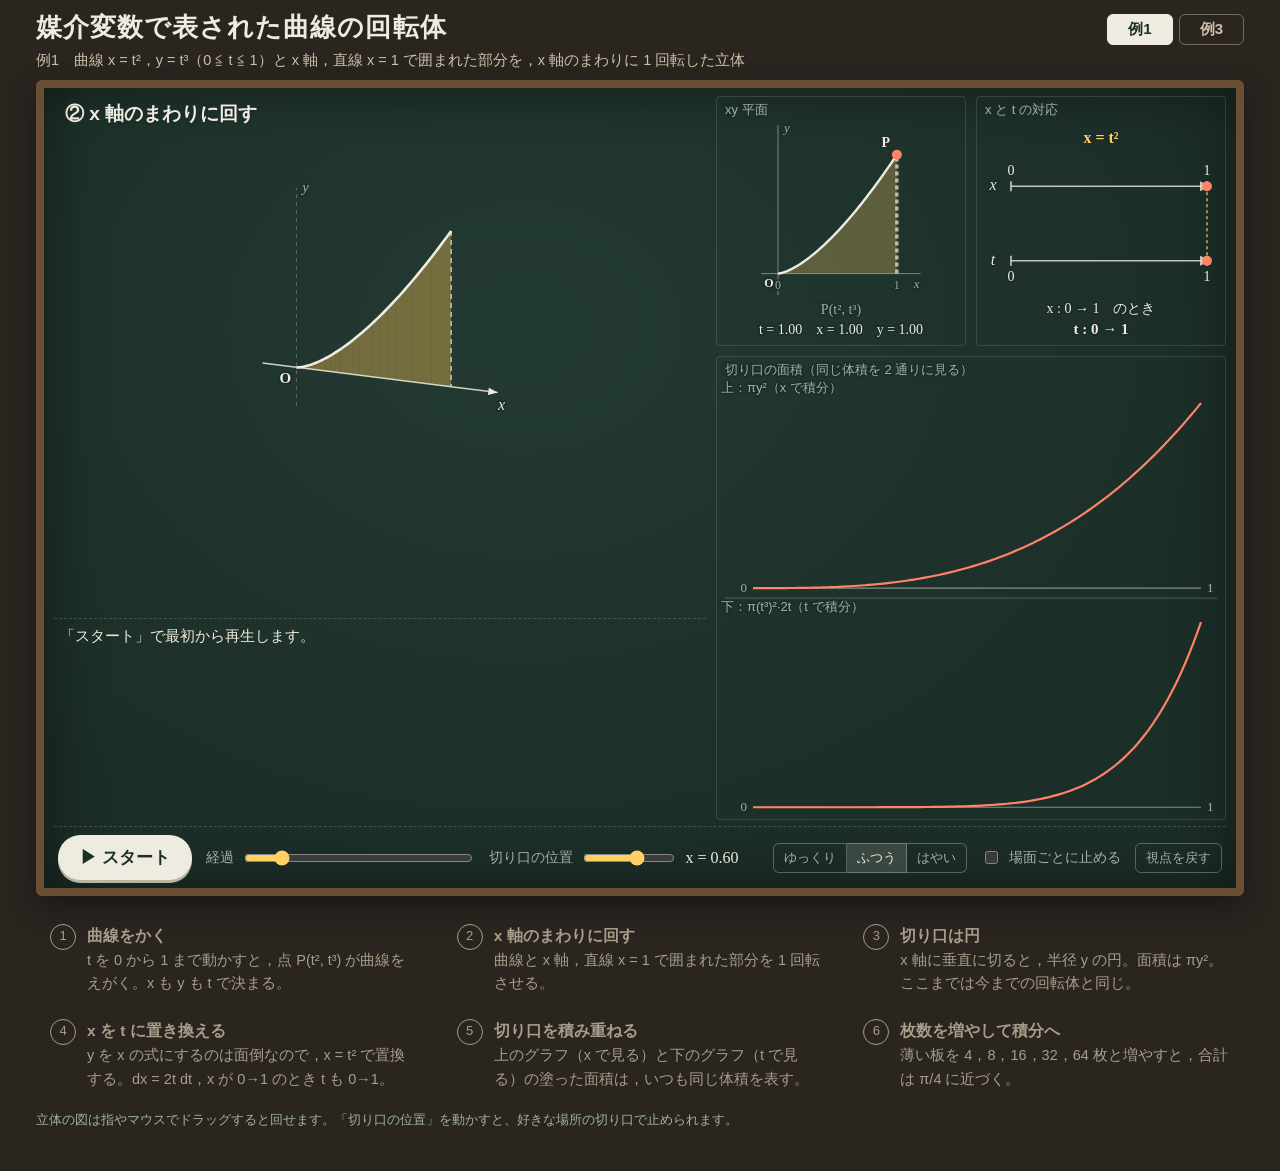
<file: materials/no15-baikai.html>
<!DOCTYPE html>
<html lang="ja">
<head>
<meta charset="UTF-8">
<meta name="viewport" content="width=device-width, initial-scale=1, viewport-fit=cover">
<title>媒介変数表示と回転体 例1・例3</title>
<style>
/* レイアウト：黒板の中に「立体と式（左）＋xy平面・対応・グラフ（右）」 */
:root{
  --board:#1c2e28; --board2:#233a33; --frame:#6b4f35; --room:#2b2520;
  --chalk:#eeebe0; --dim:#9fb1a8; --paper:#cdbfa9;
  --coral:#ff8466; --blue:#72c8ff; --yellow:#ffd064; --purple:#c0a6ff;
  --sans:"Hiragino Sans","Hiragino Kaku Gothic ProN","Yu Gothic","Meiryo","Noto Sans JP",sans-serif;
  --mincho:"Hiragino Mincho ProN","Yu Mincho","YuMincho","Noto Serif JP",serif;
  --math:"Times New Roman","Hiragino Mincho ProN","Yu Mincho",serif;
  color-scheme:dark;
}
*{box-sizing:border-box}
html,body{margin:0;background:var(--room);color:var(--chalk);font-family:var(--sans)}
.page{max-width:1240px;margin:0 auto;padding-block:10px 40px;
  padding-left:max(16px,env(safe-area-inset-left,0px));padding-right:max(16px,env(safe-area-inset-right,0px))}
.head{display:flex;flex-wrap:wrap;align-items:flex-end;justify-content:space-between;gap:10px 20px}
h1{font-family:var(--mincho);font-weight:600;font-size:clamp(19px,2.2vw,26px);letter-spacing:.04em;margin:0;text-wrap:balance}
.tabs{display:flex;gap:6px}
.tabs button{font:inherit;font-size:15px;font-weight:700;padding:5px 20px;cursor:pointer;color:var(--paper);
  background:transparent;border:1.5px solid rgba(205,191,169,.45);border-radius:6px}
.tabs button.on{background:var(--chalk);color:var(--board);border-color:var(--chalk)}
.sub{color:var(--paper);margin:5px 0 8px;font-size:14.5px;line-height:1.5;max-width:90em}
.board{background:radial-gradient(ellipse at 40% 30%,var(--board2),var(--board) 70%);
  border:8px solid var(--frame);border-radius:6px;
  box-shadow:inset 0 0 60px rgba(0,0,0,.45),0 10px 30px rgba(0,0,0,.4);padding:8px 10px 6px}
.stage{display:grid;grid-template-columns:minmax(0,1.28fr) minmax(0,1fr);gap:10px}
.left{display:flex;flex-direction:column;gap:8px;min-width:0}
.side{display:flex;flex-direction:column;gap:10px;min-width:0}
.two{display:grid;grid-template-columns:minmax(0,1fr) minmax(0,1fr);gap:10px}
.pn{min-width:0;border:1px solid rgba(238,235,224,.14);border-radius:4px;transition:border-color .3s,background .3s}
.pn.on{border-color:var(--yellow);background:rgba(255,208,100,.05)}
.pn.main{border-color:transparent}
canvas{display:block;width:100%}
#c3{cursor:grab;touch-action:none}
#c3:active{cursor:grabbing}
.tray{display:flex;flex-wrap:wrap;align-items:center;gap:8px 14px;padding:8px 4px 2px;
  border-top:1px dashed rgba(238,235,224,.18);margin-top:6px}
#play{font:inherit;font-size:17px;font-weight:700;color:var(--board);background:var(--chalk);
  border:none;border-radius:999px;padding:11px 22px;cursor:pointer;min-width:132px;box-shadow:0 3px 0 #b9b4a4}
#play:active{transform:translateY(2px);box-shadow:0 1px 0 #b9b4a4}
button:focus-visible,input:focus-visible{outline:3px solid var(--yellow);outline-offset:3px}
.ctl{display:flex;align-items:center;gap:8px;font-size:14px;color:var(--dim)}
.ctl input[type=range]{accent-color:var(--yellow);min-width:0}
.grow{flex:1 1 150px}
.grow input{flex:1}
#xv{font-family:var(--math);font-size:16px;color:var(--chalk);min-width:4.6em;font-variant-numeric:tabular-nums}
.speed button,#resetView{font:inherit;font-size:13px;background:transparent;color:var(--dim);
  border:1px solid rgba(238,235,224,.3);padding:5px 10px;cursor:pointer}
.speed{gap:0}
.speed button:first-child{border-radius:6px 0 0 6px}
.speed button:last-child{border-radius:0 6px 6px 0}
.speed button+button{border-left:none}
.speed button.on{background:rgba(238,235,224,.15);color:var(--chalk)}
#resetView{border-radius:6px}
.eq{border-top:1px dashed rgba(238,235,224,.18);padding:6px 6px 0;min-width:0;overflow-x:auto}
#capt{margin:0 0 2px;font-size:14.5px;line-height:1.55;color:#f3ead8;min-height:3.1em}
#eq{display:grid;grid-template-rows:repeat(3,auto);grid-auto-flow:column;grid-auto-columns:minmax(max-content,1fr);column-gap:18px}
.ln{font-family:var(--math);font-size:clamp(17px,1.8vw,21px);min-height:46px;display:flex;align-items:center;
  white-space:nowrap;opacity:0;visibility:hidden;transition:opacity .4s}
.ln.show{opacity:1;visibility:visible}
.ln i{font-style:italic}
.ln sup{font-size:.62em;line-height:0}
.ln .fr,.ln .in,.ln .br{margin:0 .12em}
.ln small{font-family:var(--sans);font-size:13px;color:var(--dim);margin-left:.6em}
.ans{color:var(--yellow);font-weight:700}
.y{color:var(--yellow)} .c{color:var(--coral)} .p{color:var(--purple)}
.fr{display:inline-flex;flex-direction:column;align-items:center;vertical-align:middle;line-height:1.08;font-size:.82em}
.fr>span:first-child{border-bottom:1.3px solid currentColor;padding:0 .22em .08em}
.fr>span:last-child{padding:.08em .22em 0}
.in{display:inline-flex;align-items:center}
.in .s{font-size:1.75em;line-height:1;margin-right:.05em}
.lm{display:inline-flex;flex-direction:column;justify-content:space-between;font-size:.62em;line-height:1.5}
.br{font-size:1.65em;line-height:1;font-weight:300}
.lower{margin-top:18px}
ol.steps{list-style:none;margin:0;padding:0;counter-reset:s;display:grid;grid-template-columns:repeat(auto-fit,minmax(min(100%,330px),1fr));gap:4px 12px}
ol.steps li{counter-increment:s;position:relative}
ol.steps button{display:block;width:100%;text-align:left;font:inherit;background:transparent;cursor:pointer;
  padding:9px 12px 9px 48px;border:none;border-left:3px solid transparent;color:#a99d8b;line-height:1.65;font-size:14.5px;transition:color .3s,background .3s}
ol.steps li::before{content:counter(s);position:absolute;left:14px;top:10px;width:24px;height:24px;color:#a99d8b;
  border-radius:50%;border:1.5px solid currentColor;text-align:center;font-size:13px;line-height:21px;pointer-events:none}
ol.steps b{display:block;font-size:15.5px;color:inherit}
ol.steps li.on button{color:#f3ead8;border-left-color:var(--yellow);background:rgba(255,208,100,.07)}
ol.steps li.on::before{color:var(--yellow)}
ol.steps li.done button,ol.steps li.done::before{color:#d8ccb7}
.note{font-size:13px;color:var(--dim);line-height:1.7;margin:8px 0 0}
@media (max-width:820px){
  .stage{grid-template-columns:minmax(0,1fr)}
  .left{display:contents}
  .left .main{order:1}.side{order:2}.eq{order:3}
  #eq{grid-template-rows:none;grid-auto-flow:row}
}
@media (prefers-reduced-motion:reduce){ol.steps button,.pn,.ln{transition:none}}
</style>
</head>
<body>
<div class="page">
  <div class="head">
    <h1>媒介変数で表された曲線の回転体</h1>
    <div class="tabs" role="group" aria-label="例の切りかえ">
      <button type="button" id="tab1">例1</button>
      <button type="button" id="tab3">例3</button>
    </div>
  </div>
  <p class="sub" id="prob"></p>

  <div class="board">
    <div class="stage">
      <div class="left">
        <div class="pn main"><canvas id="c3" aria-label="回転体の3D図。ドラッグで回転できます"></canvas></div>
        <div class="eq" id="eqbox">
          <p id="capt"></p>
          <div id="eq"></div>
        </div>
      </div>
      <div class="side">
        <div class="two">
          <div class="pn" id="pXY"><canvas id="cXY" aria-label="xy平面の曲線"></canvas></div>
          <div class="pn" id="pMap"><canvas id="cMap" aria-label="x と t の対応"></canvas></div>
        </div>
        <div class="pn" id="pGr"><canvas id="cGr" aria-label="切り口の面積のグラフ"></canvas></div>
      </div>
    </div>
    <div class="tray">
      <button id="play" type="button">▶ スタート</button>
      <div class="ctl grow"><label for="scrub">経過</label><input id="scrub" type="range" min="0" max="1" step="0.001" value="0"></div>
      <div class="ctl grow"><label for="xs">切り口の位置</label><input id="xs" type="range" min="0" max="1" step="0.01" value="0.6"><span id="xv"></span></div>
      <div class="ctl speed" role="group" aria-label="再生速度">
        <button type="button" data-s="0.5">ゆっくり</button><button type="button" data-s="1" class="on">ふつう</button><button type="button" data-s="1.8">はやい</button>
      </div>
      <label class="ctl"><input id="stopEach" type="checkbox"> 場面ごとに止める</label>
      <button id="resetView" type="button">視点を戻す</button>
    </div>
  </div>

  <div class="lower">
    <ol class="steps" id="steps"></ol>
    <p class="note">立体の図は指やマウスでドラッグすると回せます。「切り口の位置」を動かすと、好きな場所の切り口で止められます。</p>
  </div>
</div>

<script>
(function(){
const PI=Math.PI,TAU=2*PI;
const C={chalk:"#eeebe0",dim:"#9fb1a8",coral:"#ff8466",blue:"#72c8ff",yellow:"#ffd064",purple:"#c0a6ff"};
const BLUE=[114,200,255],YEL=[255,208,100];
const reduce=window.matchMedia('(prefers-reduced-motion: reduce)').matches;
const $=id=>document.getElementById(id);

// タイムライン（秒）
const TL={draw:[.4,4.4],reg:[4.6,5.6],rot:[5.8,10.2],sweep:[10.6,16],ret:[16,16.8],f1:[17,18.6],f2:[18.8,20.4],f3:[20.6,22.4],build:[22.8,28.2],slabs:[28.6,33.6],ans:[34,39]};
const T_END=39.6, STEP_START=[0,4.6,10.6,17,22.8,28.6];
const NS=[4,8,16,32,64];

const frac=(a,b)=>`<span class="fr"><span>${a}</span><span>${b}</span></span>`;
const integ=(lo,hi)=>`<span class="in"><span class="s">∫</span><span class="lm"><span>${hi}</span><span>${lo}</span></span></span>`;
const brk=(s,lo,hi)=>`<span class="br">[</span>${s}<span class="br">]</span><span class="lm"><span>${hi}</span><span>${lo}</span></span>`;
const th='<i>θ</i>';

const EX={
 1:{v:'t',a:0,b:1,tA:0,tB:1,R:1,x0:.6,face:true,
  f:u=>u*u, g:u=>u*u*u, tOfX:x=>Math.sqrt(Math.max(0,x)),
  integ:u=>2*PI*Math.pow(u,7),
  cum:x=>PI*Math.pow(Math.max(0,x),4)/4, exact:PI/4, exactL:'π/4',
  coord:'P(t², t³)', rel:'x = t²', dirX:'x : 0 → 1', dirT:'t : 0 → 1',
  gx:'πy²（x で積分）', gt:'π(t³)²·2t（t で積分）',
  prob:'例1　曲線 x = t²，y = t³（0 ≦ t ≦ 1）と x 軸，直線 x = 1 で囲まれた部分を，x 軸のまわりに 1 回転した立体',
  steps:[
   ['曲線をかく','t を 0 から 1 まで動かすと，点 P(t², t³) が曲線をえがく。x も y も t で決まる。'],
   ['x 軸のまわりに回す','曲線と x 軸，直線 x = 1 で囲まれた部分を 1 回転させる。'],
   ['切り口は円','x 軸に垂直に切ると，半径 y の円。面積は πy²。ここまでは今までの回転体と同じ。'],
   ['x を t に置き換える','y を x の式にするのは面倒なので，x = t² で置換する。dx = 2t dt，x が 0→1 のとき t も 0→1。'],
   ['切り口を積み重ねる','上のグラフ（x で見る）と下のグラフ（t で見る）の塗った面積は，いつも同じ体積を表す。'],
   ['枚数を増やして積分へ','薄い板を 4，8，16，32，64 枚と増やすと，合計は π/4 に近づく。']],
  eq:[
   ['<i>dx</i> = 2<i>t</i> <i>dt</i><small>x = t² を微分</small>','f1'],
   ['<i>x</i> : 0 → 1　のとき　<i>t</i> : 0 → 1','f2'],
   [`<i>V</i> = π${integ('0','1')}<i>y</i><sup>2</sup><i>dx</i> = π${integ('0','1')}(<i>t</i><sup>3</sup>)<sup>2</sup>·2<i>t</i> <i>dt</i>`,'f3'],
   [`= 2π${integ('0','1')}<i>t</i><sup>7</sup> <i>dt</i>`,'build'],
   [`= 2π${brk(frac('<i>t</i><sup>8</sup>','8'),'0','1')}`,'ans'],
   [`<span class="ans">= ${frac('π','4')}</span>`,'ans2']]},
 3:{v:'θ',a:-3,b:3,tA:0,tB:PI,R:2,x0:1.2,face:false,
  f:u=>3*Math.cos(u), g:u=>2*Math.sin(u), tOfX:x=>Math.acos(Math.max(-1,Math.min(1,x/3))),
  integ:u=>-12*PI*Math.pow(Math.sin(u),3),
  cum:x=>{const X=Math.max(-3,x);return 4*PI*((X+3)-(X*X*X+27)/27)}, exact:16*PI, exactL:'16π',
  coord:'P(3cosθ, 2sinθ)', rel:'x = 3cosθ', dirX:'x : −3 → 3', dirT:'θ : π → 0',
  gx:'πy²（x で積分）', gt:'π(2sinθ)²(−3sinθ)（θ で積分）',
  prob:'例3　曲線 x = 3cosθ，y = 2sinθ（0 ≦ θ ≦ π）と x 軸で囲まれた部分を，x 軸のまわりに 1 回転した立体',
  steps:[
   ['楕円の上半分をかく','θ を 0 から π まで動かすと，P(3cosθ, 2sinθ) は右端から左端へ進む。θ が増えると x は減る。'],
   ['x 軸のまわりに回す','上半分の楕円と x 軸で囲まれた部分を回すと，ラグビーボール形（回転楕円体）になる。'],
   ['切り口は円','x 軸に垂直に切ると，半径 y = 2sinθ の円。面積は πy²。'],
   ['x を θ に置き換える','x = 3cosθ で置換する。dx = −3sinθ dθ。x が −3→3 のとき θ は π→0 と逆向きに進む。'],
   ['切り口を積み重ねる','下のグラフは x 軸より下（dx/dθ < 0）にあるが，π から 0 へ逆向きに積分するので体積は正になる。'],
   ['枚数を増やして積分へ','薄い板を 4，8，16，32，64 枚と増やすと，合計は 16π に近づく。']],
  eq:[
   [`<i>dx</i> = −3 sin ${th} <i>d</i>${th}<small>x = 3cosθ を微分</small>`,'f1'],
   [`<i>x</i> : −3 → 3　のとき　${th} : π → 0`,'f2'],
   [`<i>V</i> = π${integ('π','0')}(2 sin ${th})<sup>2</sup>(−3 sin ${th}) <i>d</i>${th}`,'f3'],
   [`= 12π${integ('0','π')}(1 − cos<sup>2</sup>${th}) sin ${th} <i>d</i>${th}`,'build'],
   [`= 12π${brk('−cos '+th+' + '+frac('cos<sup>3</sup>'+th,'3'),'0','π')}`,'ans'],
   ['<span class="ans">= 16π</span>','ans2']]}
};

let cur=1,ex=EX[1];
const T0=TL.reg[1];
let t=T0,fresh=true,playing=false,speed=1,last=0,manual=null;
const VIEW={yaw:.36,pitch:.34};
let yaw=VIEW.yaw,pitch=VIEW.pitch;

const clamp=(x,a=0,b=1)=>Math.max(a,Math.min(b,x));
const ease=x=>x<.5?4*x*x*x:1-Math.pow(-2*x+2,3)/2;
const lerp=(a,b,k)=>a+(b-a)*k;
const P=k=>clamp((t-TL[k][0])/(TL[k][1]-TL[k][0]));
const reached=k=>k==='ans2'?t>=TL.ans[0]+.9:t>=TL[k][0];
const fm=(v,d=2)=>(v<0?'−':'')+Math.abs(v).toFixed(d);
const rOf=x=>Math.max(0,ex.g(ex.tOfX(x)));
const Sx=x=>PI*rOf(x)**2;
function range(fn,lo,hi){let mn=0,mx=0;for(let i=0;i<=400;i++){const v=fn(lo+(hi-lo)*i/400);mn=Math.min(mn,v);mx=Math.max(mx,v)}return[mn,mx]}

// 状態
function uDraw(){return lerp(ex.tA,ex.tB,P('draw'))}
function X(){
  const a=ex.a,b=ex.b,m=ex.x0;
  if(manual!==null&&t<TL.slabs[0])return manual;
  if(t<TL.sweep[0])return m;
  if(t<TL.sweep[1]){const p=P('sweep');return p<.2?lerp(m,a,ease(p/.2)):lerp(a,b,(p-.2)/.8)}
  if(t<TL.ret[1])return lerp(b,m,ease(P('ret')));
  if(t<TL.build[0])return m;
  if(t<TL.build[1]){const p=P('build');return p<.12?lerp(m,a,ease(p/.12)):lerp(a,b,(p-.12)/.88)}
  return b;
}
function buildTo(){
  if(t<TL.build[0]||t>=TL.slabs[0])return null;
  if(manual!==null)return manual;
  return P('build')<.12?ex.a:X();
}
function curN(){if(t<TL.slabs[0]||t>=TL.ans[0])return 0;return NS[Math.min(4,Math.floor(P('slabs')*5))]}
function riemann(n){let s=0,d=(ex.b-ex.a)/n;for(let i=0;i<n;i++)s+=Sx(ex.a+(i+.5)*d)*d;return s}
function secAlpha(){
  if(t>=TL.slabs[0])return 0;
  if(manual!==null&&t>=TL.rot[1])return 1;
  return t>=TL.sweep[0]?clamp((t-TL.sweep[0])/.4):0;
}
function phi(){return t<TL.rot[0]?0:t<TL.rot[1]?TAU*ease(P('rot')):TAU}
function uNow(){return t<TL.sweep[0]&&manual===null?uDraw():ex.tOfX(X())}

// ---- キャンバス ----
const mk=id=>{const c=$(id);return{c,g:c.getContext('2d'),w:0,h:0}};
const c3=mk('c3'),cXY=mk('cXY'),cMap=mk('cMap'),cGr=mk('cGr');
function fit(o,w,h){const d=window.devicePixelRatio||1;o.w=w;o.h=h;o.c.style.height=h+'px';o.c.width=Math.round(w*d);o.c.height=Math.round(h*d);o.g.setTransform(d,0,0,d,0,0)}
function resize(){
  const wide=window.innerWidth>820;
  const w3=c3.c.parentElement.clientWidth;
  const tray=document.querySelector('.tray').offsetHeight,eqH=$('eqbox').offsetHeight;
  const top=c3.c.parentElement.getBoundingClientRect().top+window.scrollY;
  const avail=window.innerHeight-top-tray-eqH-36;
  const h3=wide?Math.max(250,Math.min(avail,w3*.82)):Math.max(300,w3*.86);
  fit(c3,w3,h3);
  const ws=cXY.c.parentElement.clientWidth,total=h3+eqH+8;
  const hs=wide?Math.max(185,Math.min(ws*1.0,total*.42)):Math.max(205,ws*1.0);
  fit(cXY,ws,hs);fit(cMap,cMap.c.parentElement.clientWidth,hs);
  const wg=cGr.c.parentElement.clientWidth;
  fit(cGr,wg,wide?Math.max(220,total-hs-10):Math.max(260,wg*.7));
  drawAll();
}
function tx(g,s,x,y,o={}){
  const sz=o.size||14;
  g.font=`${o.it?'italic ':''}${o.bold?'700 ':''}${sz}px ${o.sans?'"Hiragino Sans","Yu Gothic","Meiryo",sans-serif':'"Times New Roman","Hiragino Mincho ProN","Yu Mincho",serif'}`;
  g.textAlign=o.al||'center';g.textBaseline=o.bl||'middle';
  g.lineJoin='round';g.lineWidth=3.5;g.strokeStyle='rgba(28,46,40,.92)';g.strokeText(s,x,y);
  g.fillStyle=o.c||C.chalk;g.fillText(s,x,y);
}
function panelTitle(o,s){tx(o.g,s,8,13,{al:'left',size:13,c:C.dim,sans:true})}

// ---- 3D（平行投影）。x 軸が回転軸，はじめの y 方向が上 ----
let cy,sy,cp,sp,V3,S3,OX,OY,XC;
function setView(extra){const y=yaw+extra;cy=Math.cos(y);sy=Math.sin(y);cp=Math.cos(pitch);sp=Math.sin(pitch);V3=[sy*cp,-cy*cp,sp]}
function raw(p){const x=p[0]-XC,sx=x*cy+p[1]*sy,d=-x*sy+p[1]*cy;return[sx,p[2]*cp+d*sp]}
function pr(p){const q=raw(p);return[OX+q[0]*S3,OY-q[1]*S3]}
function fitView(o){
  setView(0);XC=(ex.a+ex.b)/2;
  const L=ex.b-ex.a,R=ex.R;let x0=1e9,x1=-1e9,y0=1e9,y1=-1e9;
  for(const x of [ex.a-.22*L,ex.b+.3*L])for(const y of [-R,R])for(const z of [-R,R*1.15]){const q=raw([x,y,z]);x0=Math.min(x0,q[0]);x1=Math.max(x1,q[0]);y0=Math.min(y0,q[1]);y1=Math.max(y1,q[1])}
  S3=Math.min(o.w*.94/(x1-x0),(o.h-30)*.97/(y1-y0));
  OX=o.w/2-(x0+x1)/2*S3;OY=(o.h+26)/2+(y0+y1)/2*S3;
}
const dot=(a,b)=>a[0]*b[0]+a[1]*b[1]+a[2]*b[2];
const LT=(()=>{const v=[.35,-.55,.76],m=Math.hypot(...v);return v.map(a=>a/m)})();
const ptU=(u,a)=>{const r=Math.max(0,ex.g(u));return[ex.f(u),r*Math.sin(a),r*Math.cos(a)]};
function poly(L,pts,rgb,alpha,grp,nHint){
  const c=[0,0,0];pts.forEach(p=>{c[0]+=p[0]/pts.length;c[1]+=p[1]/pts.length;c[2]+=p[2]/pts.length});
  let n=nHint;
  if(!n){const a=pts[0],b=pts[1],d=pts[pts.length-1];const u=[b[0]-a[0],b[1]-a[1],b[2]-a[2]],v=[d[0]-a[0],d[1]-a[1],d[2]-a[2]];
    n=[u[1]*v[2]-u[2]*v[1],u[2]*v[0]-u[0]*v[2],u[0]*v[1]-u[1]*v[0]];
    if(Math.hypot(...n)<1e-12&&pts.length>3){const e=pts[2];const w=[e[0]-a[0],e[1]-a[1],e[2]-a[2]];n=[u[1]*w[2]-u[2]*w[1],u[2]*w[0]-u[0]*w[2],u[0]*w[1]-u[1]*w[0]]}}
  L.push({pts,rgb,alpha,grp:grp||0,depth:dot([c[0]-XC,c[1],c[2]],V3),n});
}
function render(g,L){
  L.sort((p,q)=>p.grp-q.grp||p.depth-q.depth);
  for(const f of L){
    let m=Math.hypot(...f.n);const u=m<1e-12?[1,0,0]:f.n.map(a=>a/m);
    const s=dot(u,V3)<0?-1:1;
    const k=.46+.5*Math.max(0,s*dot(u,LT));
    const col=`rgb(${f.rgb.map(c=>Math.min(255,Math.round(c*k))).join(',')})`;
    g.globalAlpha=f.alpha;g.fillStyle=col;g.beginPath();
    f.pts.forEach((p,i)=>{const q=pr(p);i?g.lineTo(q[0],q[1]):g.moveTo(q[0],q[1])});g.closePath();g.fill();
    if(f.alpha>=.99){g.strokeStyle=col;g.lineWidth=.7;g.stroke()}
  }
  g.globalAlpha=1;
}
function addSolid(L,xa,xb,a0,a1,rgb,alpha){
  if(xb-xa<1e-6||a1-a0<1e-6)return;
  let u0=ex.tOfX(xa),u1=ex.tOfX(xb);
  const nu=Math.max(2,Math.ceil(40*Math.abs(u1-u0)/Math.abs(ex.tB-ex.tA))),na=Math.max(3,Math.ceil(44*(a1-a0)/TAU));
  for(let i=0;i<nu;i++){const ua=lerp(u0,u1,i/nu),ub=lerp(u0,u1,(i+1)/nu);
    for(let j=0;j<na;j++){const aa=lerp(a0,a1,j/na),ab=lerp(a0,a1,(j+1)/na);
      poly(L,[ptU(ua,aa),ptU(ub,aa),ptU(ub,ab),ptU(ua,ab)],rgb,alpha,0)}}
  if(ex.face&&xb>=ex.b-1e-9){const ub=ex.tOfX(ex.b);
    for(let j=0;j<na;j++){const aa=lerp(a0,a1,j/na),ab=lerp(a0,a1,(j+1)/na);poly(L,[[ex.b,0,0],ptU(ub,aa),ptU(ub,ab)],rgb,alpha,0,[1,0,0])}}
}
function addLamina(L,a,rgb,alpha){
  const n=30;
  for(let i=0;i<n;i++){const ua=lerp(ex.tA,ex.tB,i/n),ub=lerp(ex.tA,ex.tB,(i+1)/n);
    const p=ptU(ua,a),q=ptU(ub,a);
    poly(L,[[p[0],0,0],[q[0],0,0],q,p],rgb,alpha,0,[0,Math.cos(a),-Math.sin(a)])}
}
function addSlabs(L,N){
  const d=(ex.b-ex.a)/N,fwd=V3[0]>0,m=28;
  for(let i=0;i<N;i++){
    const x0=ex.a+i*d,x1=x0+d,r=rOf(x0+d/2),grp=fwd?i+1:N-i;
    if(r<1e-4)continue;
    const ring=x=>{const a=[];for(let j=0;j<m;j++){const q=TAU*j/m;a.push([x,r*Math.sin(q),r*Math.cos(q)])}return a};
    const A=ring(x0),B=ring(x1);
    for(let j=0;j<m;j++){const k=(j+1)%m;poly(L,[A[j],B[j],B[k],A[k]],BLUE,1,grp,[0,(A[j][1]+A[k][1])/2,(A[j][2]+A[k][2])/2])}
    poly(L,A,BLUE,1,grp,[-1,0,0]);poly(L,B,BLUE,1,grp,[1,0,0]);
  }
}
function line3(g,a,b,col,lw,dash){const p=pr(a),q=pr(b);g.strokeStyle=col;g.lineWidth=lw;g.setLineDash(dash||[]);g.beginPath();g.moveTo(p[0],p[1]);g.lineTo(q[0],q[1]);g.stroke();g.setLineDash([])}

function draw3D(){
  const o=c3,g=o.g;g.clearRect(0,0,o.w,o.h);
  fitView(o);
  const spin=(!reduce&&t>TL.ans[0])?TAU*ease(clamp((t-TL.ans[0]-1)/(TL.ans[1]-TL.ans[0]-1))):0;
  setView(spin);
  const L=ex.b-ex.a,R=ex.R,ph=phi(),x=X(),bt=buildTo(),N=curN(),sA=secAlpha();
  // 軸（奥）
  line3(g,[0,0,-R*.25],[0,0,R*1.15],'rgba(238,235,224,.28)',1.1,[4,4]);
  const yt=pr([0,0,R*1.15]);tx(g,'y',yt[0]+9,yt[1],{it:1,size:15,c:C.dim});
  const F=[];
  // 立体
  if(N)addSlabs(F,N);
  else if(t>=TL.ans[0])addSolid(F,ex.a,ex.b,0,TAU,BLUE,1);
  else if(bt!==null){addSolid(F,ex.a,bt,0,TAU,BLUE,1);addSolid(F,bt,ex.b,0,TAU,BLUE,.1)}
  else if(ph>0){
    let al=.88;if(t>=TL.sweep[0])al=lerp(.88,.2,clamp((t-TL.sweep[0])/.7));
    addSolid(F,ex.a,ex.b,0,ph,BLUE,al);
  }
  // 回転する部分（平らな板）
  const reg=t>=TL.reg[0]?P('reg'):0;
  if(reg>0&&ph<TAU-1e-3){addLamina(F,0,YEL,.55*reg);if(ph>0)addLamina(F,ph,YEL,.55)}
  render(g,F);
  // かいている途中の曲線と P
  if(t<TL.rot[0]||(t<TL.rot[1]&&ph<TAU)){
    const ue=t<TL.draw[1]?uDraw():ex.tB;
    g.strokeStyle=C.chalk;g.lineWidth=2.6;g.beginPath();
    for(let i=0;i<=80;i++){const q=pr(ptU(lerp(ex.tA,ue,i/80),0));i?g.lineTo(q[0],q[1]):g.moveTo(q[0],q[1])}g.stroke();
    if(t<TL.reg[0]){const q=pr(ptU(ue,0));g.fillStyle=C.coral;g.beginPath();g.arc(q[0],q[1],6,0,TAU);g.fill();tx(g,'P',q[0]+12,q[1]-12,{size:17,bold:1})}
    if(ex.face&&reg>0){line3(g,ptU(ex.tB,0),[ex.b,0,0],'rgba(238,235,224,.8)',1.4,[5,4])}
  }
  // 切り口
  if(sA>0){
    const r=rOf(x),pts=[];for(let j=0;j<=60;j++){const q=TAU*j/60;pts.push(pr([x,r*Math.sin(q),r*Math.cos(q)]))}
    g.globalAlpha=sA*.85;g.fillStyle=C.coral;g.beginPath();pts.forEach((q,i)=>i?g.lineTo(q[0],q[1]):g.moveTo(q[0],q[1]));g.closePath();g.fill();
    g.globalAlpha=sA;g.strokeStyle=C.chalk;g.lineWidth=1.3;g.stroke();
    g.lineCap='round';line3(g,[x,0,0],[x,0,r],C.yellow,3.4);g.lineCap='butt';
    if(r>.12*R){const q=pr([x,0,r*.55]);tx(g,'y',q[0]-12,q[1],{it:1,size:17,c:C.yellow,bold:1})}
    g.globalAlpha=1;
  }
  // x 軸（手前に重ねる。立体の中は薄く）
  const solidIn=ph>0||N||bt!==null;
  const ax0=[ex.a-.22*L,0,0],ax1=[ex.b+.3*L,0,0];
  line3(g,ax0,[ex.a,0,0],'rgba(238,235,224,.85)',1.5);
  line3(g,[ex.a,0,0],[ex.b,0,0],solidIn?'rgba(238,235,224,.35)':'rgba(238,235,224,.85)',1.5);
  line3(g,[ex.b,0,0],ax1,'rgba(238,235,224,.85)',1.5);
  const p0=pr(ax0),p1=pr(ax1),an=Math.atan2(p1[1]-p0[1],p1[0]-p0[0]);
  g.fillStyle=C.chalk;g.beginPath();g.moveTo(p1[0],p1[1]);g.lineTo(p1[0]-10*Math.cos(an-.38),p1[1]-10*Math.sin(an-.38));g.lineTo(p1[0]-10*Math.cos(an+.38),p1[1]-10*Math.sin(an+.38));g.closePath();g.fill();
  tx(g,'x',p1[0]+4,p1[1]+13,{it:1,size:16});
  const o0=pr([0,0,0]);tx(g,'O',o0[0]-11,o0[1]+12,{size:15,bold:1});
  // 見出し
  let idx=0;STEP_START.forEach((s,i)=>{if(t>=s)idx=i});
  tx(g,'①②③④⑤⑥'[idx]+' '+ex.steps[idx][0],10,18,{al:'left',size:Math.max(15,o.w/34),sans:true,bold:1});
  if(N)tx(g,N+' 枚の板',o.w-12,18,{al:'right',size:Math.max(15,o.w/34),sans:true,bold:1,c:C.yellow});
  else if(t>=TL.rot[0]&&t<TL.sweep[0])tx(g,Math.round(ph*180/PI)+'°',o.w-12,18,{al:'right',size:Math.max(15,o.w/34),bold:1,c:C.yellow});
}

// ---- xy 平面 ----
function drawXY(){
  const o=cXY,g=o.g,w=o.w,h=o.h;g.clearRect(0,0,w,h);
  panelTitle(o,'xy 平面');
  const L=ex.b-ex.a,R=ex.R,xl=ex.a-.14*L,xr=ex.b+.2*L,yb=-.18*R,yt=1.25*R;
  const top=28,bot=h-50,s=Math.min((w-24)/(xr-xl),(bot-top)/(yt-yb));
  const ox=w/2-(xl+xr)/2*s,oy=(top+bot)/2+(yb+yt)/2*s;
  const X2=x=>ox+x*s,Y2=y=>oy-y*s;
  g.strokeStyle='rgba(238,235,224,.45)';g.lineWidth=1;g.beginPath();g.moveTo(X2(xl),Y2(0));g.lineTo(X2(xr),Y2(0));g.moveTo(X2(0),Y2(yb));g.lineTo(X2(0),Y2(yt));g.stroke();
  tx(g,'x',X2(xr)-4,Y2(0)+11,{it:1,size:13,c:C.dim});tx(g,'y',X2(0)+9,Y2(yt)+4,{it:1,size:13,c:C.dim});tx(g,'O',X2(0)-9,Y2(0)+10,{size:12,bold:1});
  tx(g,String(ex.a),X2(ex.a),Y2(0)+12,{size:12,c:C.dim});tx(g,String(ex.b),X2(ex.b)+(ex.face?0:0),Y2(0)+12,{size:12,c:C.dim});
  const path=(u0,u1)=>{g.beginPath();for(let i=0;i<=100;i++){const u=lerp(u0,u1,i/100);const a=X2(ex.f(u)),b=Y2(ex.g(u));i?g.lineTo(a,b):g.moveTo(a,b)}};
  const reg=t>=TL.reg[0]?P('reg'):0;
  if(reg>0){path(ex.tA,ex.tB);g.lineTo(X2(ex.b),Y2(0));g.lineTo(X2(ex.a),Y2(0));g.closePath();g.globalAlpha=reg;g.fillStyle='rgba(255,208,100,.28)';g.fill();g.globalAlpha=1;
    if(ex.face){g.setLineDash([4,3]);g.strokeStyle='rgba(238,235,224,.7)';g.beginPath();g.moveTo(X2(1),Y2(0));g.lineTo(X2(1),Y2(1));g.stroke();g.setLineDash([])}}
  g.setLineDash([4,4]);g.strokeStyle='rgba(238,235,224,.3)';g.lineWidth=1.2;path(ex.tA,ex.tB);g.stroke();g.setLineDash([]);
  const drawing=t<TL.draw[1]&&manual===null;
  g.strokeStyle=C.chalk;g.lineWidth=2.4;path(ex.tA,drawing?uDraw():ex.tB);g.stroke();
  const u=uNow(),px=ex.f(u),py=ex.g(u);
  if(secAlpha()>0){g.strokeStyle=C.yellow;g.lineWidth=3;g.lineCap='round';g.beginPath();g.moveTo(X2(px),Y2(0));g.lineTo(X2(px),Y2(py));g.stroke();g.lineCap='butt';
    if(py>.15*R)tx(g,'y',X2(px)+(px>=0?-9:9),Y2(py/2),{it:1,size:14,c:C.yellow,bold:1})}
  g.fillStyle=C.coral;g.beginPath();g.arc(X2(px),Y2(py),5,0,TAU);g.fill();
  tx(g,'P',X2(px)+(px>ex.b-.15*L?-11:11),Y2(py)-11,{size:14,bold:1});
  tx(g,ex.coord,w/2,h-35,{size:14,c:C.dim});
  tx(g,`${ex.v} = ${fm(u)}　x = ${fm(px)}　y = ${fm(py)}`,w/2,h-15,{size:14});
}

// ---- x と t の対応 ----
function drawMap(){
  const o=cMap,g=o.g,w=o.w,h=o.h;g.clearRect(0,0,w,h);
  panelTitle(o,`x と ${ex.v} の対応`);
  const l=34,r=w-18,X2=x=>lerp(l,r,(x-ex.a)/(ex.b-ex.a));
  const y1=h*.36,y2=h*.66;
  tx(g,ex.rel,w/2,h*.17,{size:16,c:C.yellow,bold:1});
  const arrowLine=(y,dir,col)=>{g.strokeStyle=col;g.lineWidth=1.6;g.beginPath();g.moveTo(l,y);g.lineTo(r,y);g.stroke();
    const xe=dir>0?r:l;g.fillStyle=col;g.beginPath();g.moveTo(xe+dir*4,y);g.lineTo(xe-dir*7,y-5);g.lineTo(xe-dir*7,y+5);g.closePath();g.fill()};
  arrowLine(y1,1,'rgba(238,235,224,.8)');
  const tDir=ex.tOfX(ex.b)>ex.tOfX(ex.a)?1:-1;
  arrowLine(y2,tDir,t>=TL.f2[0]?C.coral:'rgba(238,235,224,.8)');
  tx(g,'x',l-18,y1,{it:1,size:16});tx(g,ex.v,l-18,y2,{it:1,size:16});
  for(const [xv,lab] of [[ex.a,String(ex.a).replace('-','−')],[ex.b,String(ex.b)]]){
    g.strokeStyle=C.chalk;g.lineWidth=1.3;g.beginPath();g.moveTo(X2(xv),y1-5);g.lineTo(X2(xv),y1+5);g.moveTo(X2(xv),y2-5);g.lineTo(X2(xv),y2+5);g.stroke();
    tx(g,lab,X2(xv),y1-15,{size:14});
    const tu=ex.tOfX(xv),tl=Math.abs(tu-PI)<1e-6?'π':Math.abs(tu)<1e-6?'0':fm(tu,0);
    tx(g,tl,X2(xv),y2+17,{size:14});
  }
  const u=uNow(),xv=ex.f(u);
  g.setLineDash([3,3]);g.strokeStyle=C.yellow;g.lineWidth=1.2;g.beginPath();g.moveTo(X2(xv),y1);g.lineTo(X2(xv),y2);g.stroke();g.setLineDash([]);
  g.fillStyle=C.coral;for(const y of [y1,y2]){g.beginPath();g.arc(X2(xv),y,5,0,TAU);g.fill()}
  tx(g,ex.dirX+'　のとき',w/2,h-36,{size:14});
  tx(g,ex.dirT,w/2,h-15,{size:15,bold:1,c:tDir<0?C.coral:C.chalk});
}

// ---- 切り口の面積のグラフ（x で見る／t で見る） ----
function graph(g,bx,dom,fn,mark,shade,rects,title,col){
  const [x0,y0,w,h]=bx;
  tx(g,title,x0+4,y0+9,{al:'left',size:13,c:C.dim,sans:true});
  const [mn,mx]=range(fn,dom[0],dom[1]);
  const l=x0+36,r=x0+w-24,tp=y0+24,bt=y0+h-10;
  const sx=v=>lerp(l,r,(v-dom[0])/(dom[1]-dom[0])),sy=v=>lerp(bt,tp,(v-mn)/(mx-mn||1));
  g.strokeStyle='rgba(238,235,224,.5)';g.lineWidth=1.1;g.beginPath();g.moveTo(l,sy(0));g.lineTo(r,sy(0));g.stroke();
  const ends=dom.map(v=>Math.abs(v-PI)<1e-6?'π':String(v).replace('-','−'));
  tx(g,ends[0],l-6,sy(0),{al:'right',size:13,c:C.dim});tx(g,ends[1],r+6,sy(0),{al:'left',size:13,c:C.dim});
  const area=(a,b,c)=>{if(Math.abs(b-a)<1e-9)return;g.beginPath();g.moveTo(sx(a),sy(0));for(let i=0;i<=80;i++){const v=lerp(a,b,i/80);g.lineTo(sx(v),sy(fn(v)))}g.lineTo(sx(b),sy(0));g.closePath();g.fillStyle=c;g.fill()};
  if(shade){const [a,b]=shade;area(Math.min(a,b),Math.max(a,b),col)}
  if(rects){const d=(dom[1]-dom[0])/rects;g.strokeStyle='rgba(28,46,40,.7)';g.lineWidth=rects<=32?1:.4;g.fillStyle=col;
    for(let i=0;i<rects;i++){const a=dom[0]+i*d,v=fn(a+d/2);g.fillRect(sx(a),Math.min(sy(v),sy(0)),sx(a+d)-sx(a),Math.abs(sy(v)-sy(0)));g.strokeRect(sx(a),Math.min(sy(v),sy(0)),sx(a+d)-sx(a),Math.abs(sy(v)-sy(0)))}}
  g.strokeStyle=C.coral;g.lineWidth=2.2;g.beginPath();for(let i=0;i<=120;i++){const v=lerp(dom[0],dom[1],i/120);const a=sx(v),b=sy(fn(v));i?g.lineTo(a,b):g.moveTo(a,b)}g.stroke();
  if(mark!==null){g.strokeStyle=C.yellow;g.lineWidth=1.3;g.setLineDash([4,3]);g.beginPath();g.moveTo(sx(mark),sy(0));g.lineTo(sx(mark),sy(fn(mark)));g.stroke();g.setLineDash([]);
    g.fillStyle=C.yellow;g.beginPath();g.arc(sx(mark),sy(fn(mark)),4.5,0,TAU);g.fill()}
  return{sx,sy};
}
function drawGr(){
  const o=cGr,g=o.g,w=o.w,h=o.h;g.clearRect(0,0,w,h);
  panelTitle(o,'切り口の面積（同じ体積を 2 通りに見る）');
  const N=curN(),bt=buildTo(),ans=t>=TL.ans[0],show=t>=TL.sweep[0]||manual!==null;
  const mk=show&&secAlpha()>0?X():null;
  const half=(h-24)/2;
  let shX=null,shT=null;
  if(ans){shX=[ex.a,ex.b];shT=[ex.tOfX(ex.a),ex.tOfX(ex.b)]}
  else if(bt!==null){shX=[ex.a,bt];shT=[ex.tOfX(ex.a),ex.tOfX(bt)]}
  graph(g,[0,22,w,half],[ex.a,ex.b],Sx,mk,shX,N||0,'上：'+ex.gx,'rgba(255,132,102,.5)');
  g.strokeStyle='rgba(238,235,224,.12)';g.beginPath();g.moveTo(8,22+half);g.lineTo(w-8,22+half);g.stroke();
  const neg=ex.integ((ex.tA+ex.tB)/2)<0;
  const gr=graph(g,[0,22+half,w,half],[ex.tA,ex.tB],ex.integ,mk===null?null:ex.tOfX(mk),shT,0,'下：'+ex.gt,neg?'rgba(192,166,255,.5)':'rgba(255,132,102,.5)');
  if(neg&&t>=TL.f2[0]){
    const yA=gr.sy(0)+half*.36;
    g.strokeStyle=C.purple;g.lineWidth=2;g.beginPath();g.moveTo(gr.sx(ex.tB)-8,yA);g.lineTo(gr.sx(ex.tA)+12,yA);g.stroke();
    g.fillStyle=C.purple;g.beginPath();g.moveTo(gr.sx(ex.tA)+4,yA);g.lineTo(gr.sx(ex.tA)+14,yA-5);g.lineTo(gr.sx(ex.tA)+14,yA+5);g.closePath();g.fill();
    tx(g,'π から 0 へ逆向きに積分 → 正の体積',(gr.sx(ex.tA)+gr.sx(ex.tB))/2,yA+15,{size:13,c:C.purple,sans:true,bold:1});
  }
  let msg='',col=C.chalk;
  if(ans){msg=`V = ${ex.exactL} = ${(ex.exact/PI).toFixed(4)}π`;col=C.yellow}
  else if(N)msg=`${N} 枚の合計 ${(riemann(N)/PI).toFixed(4)}π`;
  else if(bt!==null)msg=`ここまでの体積 ${(ex.cum(bt)/PI).toFixed(4)}π`;
  if(msg)tx(g,msg,w-10,13,{al:'right',size:Math.min(15,w/24),c:col,bold:1});
}

function drawAll(){draw3D();drawXY();drawMap();drawGr()}

// ---- UI ----
const stepsEl=$('steps'),eqEl=$('eq');
function setExample(n,keepView){
  cur=n;ex=EX[n];
  $('tab1').classList.toggle('on',n===1);$('tab3').classList.toggle('on',n===3);
  $('prob').textContent=ex.prob;
  stepsEl.innerHTML=ex.steps.map((s,i)=>`<li><button type="button" data-i="${i}"><b>${s[0]}</b>${s[1]}</button></li>`).join('');
  eqEl.innerHTML=ex.eq.map(l=>`<div class="ln" data-k="${l[1]}"><span>${l[0]}</span></div>`).join('');
  const xs=$('xs');xs.min=ex.a;xs.max=ex.b;xs.step=(ex.b-ex.a)/200;
  t=T0;fresh=true;playing=false;manual=null;
  if(!keepView){yaw=VIEW.yaw;pitch=VIEW.pitch}
  try{history.replaceState(null,'','#rei'+n)}catch(e){}
  resize();updateUI();
}
function updateUI(){
  let s=0;STEP_START.forEach((a,i)=>{if(t>=a)s=i});
  [...stepsEl.children].forEach((el,i)=>{el.classList.toggle('on',!fresh&&i===s);el.classList.toggle('done',!fresh&&i<s)});
  eqEl.querySelectorAll('.ln').forEach(el=>el.classList.toggle('show',!fresh&&reached(el.dataset.k)));
  $('capt').textContent=fresh?'「スタート」で最初から再生します。':ex.steps[s][1];
  $('scrub').value=t/T_END;
  const x=X();$('xs').value=x;$('xv').textContent='x = '+fm(x);
  $('pXY').classList.toggle('on',!fresh&&t<TL.reg[1]);
  $('pMap').classList.toggle('on',t>=TL.f1[0]&&t<TL.build[0]);
  $('pGr').classList.toggle('on',t>=TL.build[0]);
  $('play').textContent=playing?'❚❚ 一時停止':(t>=T_END?'↺ もう一度':(fresh?'▶ スタート':'▶ 再開'));
}
function loop(now){
  const dt=Math.min(.05,(now-last)/1000);last=now;
  if(playing){
    const prev=t;t+=dt*speed;
    if($('stopEach').checked){for(const b of STEP_START){if(b>0&&prev<b&&t>=b){t=b;playing=false;break}}}
    if(t>=T_END){t=T_END;playing=false}
    drawAll();updateUI();
  }
  requestAnimationFrame(loop);
}
$('play').addEventListener('click',()=>{
  if(playing)playing=false;
  else{if(fresh||t>=T_END)t=0;fresh=false;manual=null;playing=true}
  drawAll();updateUI();
});
$('scrub').addEventListener('input',e=>{playing=false;fresh=false;manual=null;t=parseFloat(e.target.value)*T_END;drawAll();updateUI()});
$('xs').addEventListener('input',e=>{
  playing=false;fresh=false;manual=parseFloat(e.target.value);
  if(t<TL.ret[1])t=TL.ret[1];
  if(t>=TL.slabs[0])t=TL.build[1]-.001;
  drawAll();updateUI();
});
$('tab1').addEventListener('click',()=>setExample(1));
$('tab3').addEventListener('click',()=>setExample(3));
$('resetView').addEventListener('click',()=>{yaw=VIEW.yaw;pitch=VIEW.pitch;drawAll()});
stepsEl.addEventListener('click',e=>{
  const b=e.target.closest('button');if(!b)return;
  t=STEP_START[+b.dataset.i];fresh=false;manual=null;playing=true;drawAll();updateUI();
});
document.querySelectorAll('.speed button').forEach(b=>b.addEventListener('click',()=>{
  speed=parseFloat(b.dataset.s);document.querySelectorAll('.speed button').forEach(a=>a.classList.toggle('on',a===b));
}));
let drag=null;
c3.c.addEventListener('pointerdown',e=>{drag=[e.clientX,e.clientY];try{c3.c.setPointerCapture(e.pointerId)}catch(_){}});
c3.c.addEventListener('pointermove',e=>{
  if(!drag)return;
  yaw-=(e.clientX-drag[0])*.008;pitch=clamp(pitch+(e.clientY-drag[1])*.006,-.6,1.35);
  drag=[e.clientX,e.clientY];drawAll();
});
const endDrag=()=>{drag=null};
c3.c.addEventListener('pointerup',endDrag);c3.c.addEventListener('pointercancel',endDrag);
document.addEventListener('keydown',e=>{if(e.code==='Space'&&e.target.tagName!=='BUTTON'&&e.target.tagName!=='INPUT'){e.preventDefault();$('play').click()}});
window.addEventListener('resize',resize);

setExample(location.hash==='#rei3'?3:1);
requestAnimationFrame(n=>{last=n;loop(n)});
})();
</script>
</body>
</html>
</file>
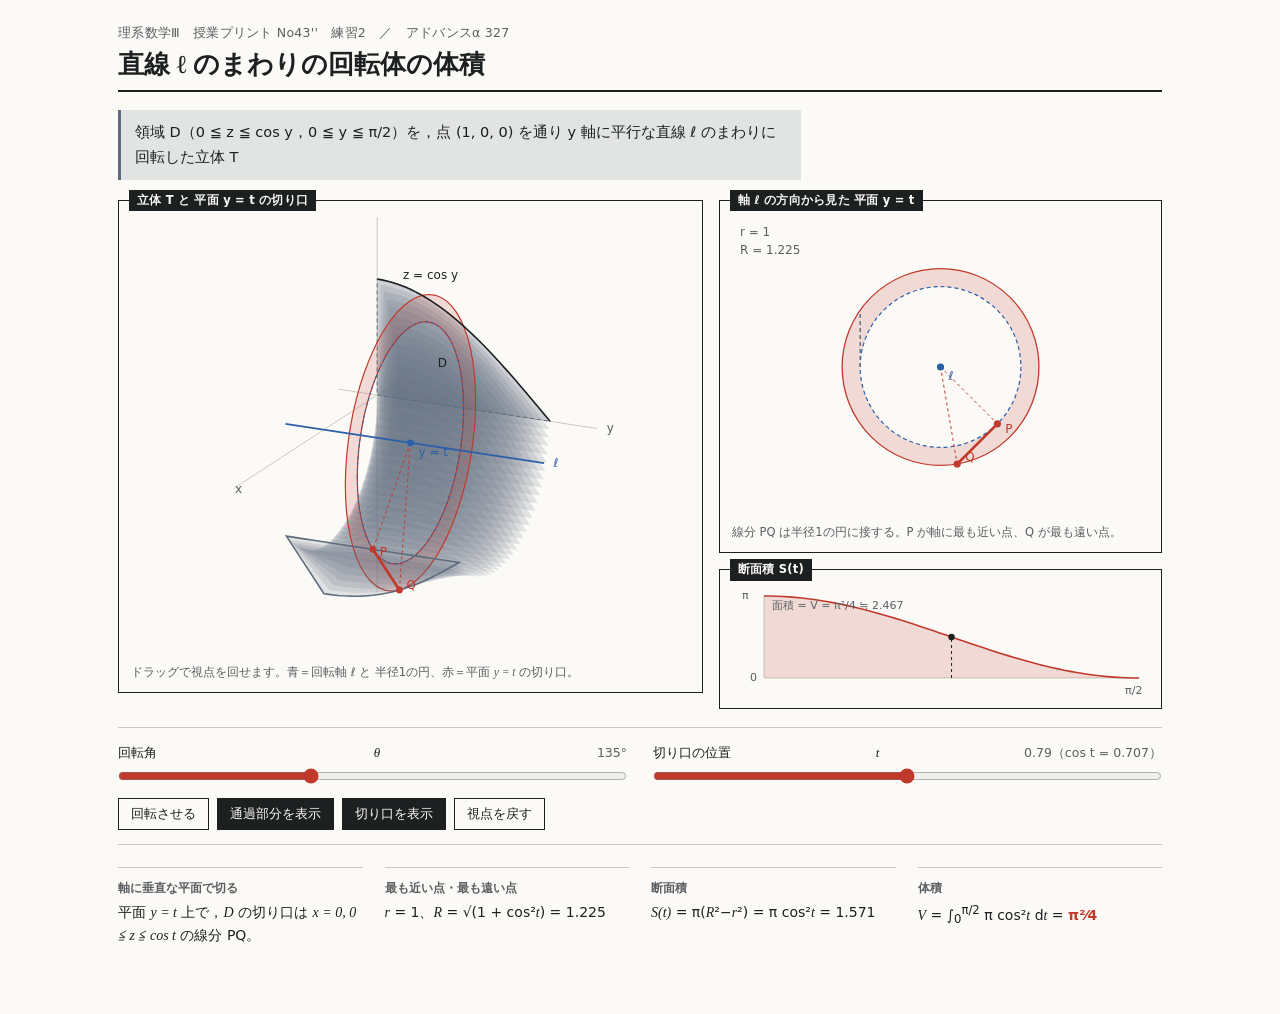
<file: materials/rot-line-l.html>
<!DOCTYPE html>
<html lang="ja">
<head>
<meta charset="utf-8">
<meta name="viewport" content="width=device-width, initial-scale=1">
<title>直線 ℓ のまわりの回転体</title>
<style>
:root{
  --paper:#FBFAF6;
  --ink:#1D2021;
  --ink-2:#5A5F62;
  --rule:#CDC9BE;
  --red:#C0392B;
  --red-soft:rgba(192,57,43,.16);
  --blue:#2B5FA8;
  --blue-soft:rgba(43,95,168,.14);
  --slate:#5E6C7D;
  --slate-soft:rgba(94,108,125,.16);
  --tab-bg:#1D2021;
  --tab-fg:#FBFAF6;
}
@media (prefers-color-scheme: dark){
  :root:not([data-theme="light"]){
    --paper:#15181B;
    --ink:#E9E6DE;
    --ink-2:#9AA0A4;
    --rule:#3A3F44;
    --red:#E0715F;
    --red-soft:rgba(224,113,95,.20);
    --blue:#83ABE0;
    --blue-soft:rgba(131,171,224,.18);
    --slate:#9FB0C2;
    --slate-soft:rgba(159,176,194,.18);
    --tab-bg:#E9E6DE;
    --tab-fg:#15181B;
  }
}
:root[data-theme="dark"]{
  --paper:#15181B;
  --ink:#E9E6DE;
  --ink-2:#9AA0A4;
  --rule:#3A3F44;
  --red:#E0715F;
  --red-soft:rgba(224,113,95,.20);
  --blue:#83ABE0;
  --blue-soft:rgba(131,171,224,.18);
  --slate:#9FB0C2;
  --slate-soft:rgba(159,176,194,.18);
  --tab-bg:#E9E6DE;
  --tab-fg:#15181B;
}
*{box-sizing:border-box}
html,body{margin:0;padding:0}
body{
  background:var(--paper);
  color:var(--ink);
  font-family:"Hiragino Sans","Hiragino Kaku Gothic ProN","Yu Gothic","Noto Sans JP",system-ui,sans-serif;
  font-size:15px;
  line-height:1.7;
  -webkit-text-size-adjust:100%;
}
main{max-width:1080px;margin:0 auto;padding:22px 18px 56px}

/* ---- 見出し（プリントのヘッダーに合わせる） ---- */
.sheethead{border-bottom:2px solid var(--ink);padding-bottom:8px;margin-bottom:18px}
.sheethead .src{font-size:12.5px;color:var(--ink-2);letter-spacing:.02em}
.sheethead h1{
  font-family:"Hiragino Mincho ProN","Yu Mincho","YuMincho","Noto Serif JP",serif;
  font-size:clamp(19px,3.6vw,26px);
  font-weight:600;margin:.15em 0 0;line-height:1.35;
}
.prob{
  border-left:3px solid var(--slate);
  background:var(--slate-soft);
  padding:10px 14px;margin:16px 0 20px;
  font-size:14.5px;max-width:74ch;
}
.prob b{font-weight:600}

/* ---- パネル（unitbox 風の黒タブ） ---- */
.stage{display:grid;grid-template-columns:1.32fr 1fr;gap:16px;align-items:start}
.side{display:grid;gap:16px}
.panel{
  position:relative;margin:0;
  border:1px solid var(--ink);
  background:var(--paper);
  padding:16px 10px 10px;
}
.tab{
  position:absolute;top:-11px;left:10px;
  background:var(--tab-bg);color:var(--tab-fg);
  font-size:11.5px;font-weight:600;letter-spacing:.02em;
  padding:1px 8px;white-space:nowrap;
}
canvas{display:block;width:100%;touch-action:none}
#c3d{height:min(58vh,440px)}
#cax{height:min(42vh,300px)}
#cgr{height:112px}
.note{font-size:11.5px;color:var(--ink-2);margin:6px 2px 0}

/* ---- 操作 ---- */
.controls{
  margin-top:18px;border-top:1px solid var(--rule);border-bottom:1px solid var(--rule);
  padding:14px 0;display:grid;grid-template-columns:1fr 1fr;gap:14px 26px;align-items:center;
}
.ctl{display:grid;gap:4px}
.ctl .lab{display:flex;justify-content:space-between;align-items:baseline;font-size:13px}
.ctl .val{font-variant-numeric:tabular-nums;color:var(--ink-2);font-size:12.5px}
input[type=range]{width:100%;accent-color:var(--red);margin:0}
.toggles{grid-column:1/-1;display:flex;flex-wrap:wrap;gap:8px}
button{
  font:inherit;font-size:13px;
  border:1px solid var(--ink);background:transparent;color:var(--ink);
  padding:4px 12px;cursor:pointer;
}
button[aria-pressed="true"]{background:var(--ink);color:var(--paper)}
button:focus-visible,input:focus-visible{outline:2px solid var(--red);outline-offset:2px}

/* ---- 解法 ---- */
.solve{margin-top:22px;display:grid;grid-template-columns:repeat(auto-fit,minmax(215px,1fr));gap:0 22px}
.solve div{padding:10px 0;border-top:1px solid var(--rule)}
.solve h2{font-size:12px;font-weight:600;color:var(--ink-2);margin:0 0 2px}
.solve p{margin:0;font-size:14px}
.m{font-family:"Hiragino Mincho ProN","Yu Mincho","Noto Serif JP",Georgia,serif;font-style:italic}
.ans{color:var(--red);font-weight:600}
.live{font-variant-numeric:tabular-nums}

@media (max-width:760px){
  .stage{grid-template-columns:1fr}
  .controls{grid-template-columns:1fr}
  #c3d{height:52vh}
}
@media (prefers-reduced-motion:reduce){*{animation:none!important;transition:none!important}}
</style>
</head>
<body>
<main>
  <div class="sheethead">
    <div class="src">理系数学Ⅲ　授業プリント No43''　練習2　／　アドバンスα 327</div>
    <h1>直線 ℓ のまわりの回転体の体積</h1>
  </div>

  <p class="prob">領域 D（0 ≦ z ≦ cos y，0 ≦ y ≦ π/2）を，点 (1, 0, 0) を通り y 軸に平行な直線 ℓ のまわりに回転した立体 T</p>

  <section class="stage">
    <figure class="panel">
      <figcaption class="tab">立体 T と 平面 y = t の切り口</figcaption>
      <canvas id="c3d"></canvas>
      <p class="note">ドラッグで視点を回せます。青＝回転軸 ℓ と 半径1の円、赤＝平面 <span class="m">y = t</span> の切り口。</p>
    </figure>
    <div class="side">
      <figure class="panel">
        <figcaption class="tab">軸 ℓ の方向から見た 平面 y = t</figcaption>
        <canvas id="cax"></canvas>
        <p class="note">線分 PQ は半径1の円に接する。P が軸に最も近い点、Q が最も遠い点。</p>
      </figure>
      <figure class="panel">
        <figcaption class="tab">断面積 S(t)</figcaption>
        <canvas id="cgr"></canvas>
      </figure>
    </div>
  </section>

  <section class="controls">
    <div class="ctl">
      <label class="lab" for="sTheta">回転角 <span class="m">θ</span><span class="val" id="vTheta">135°</span></label>
      <input type="range" id="sTheta" min="0" max="360" step="1" value="135">
    </div>
    <div class="ctl">
      <label class="lab" for="sT">切り口の位置 <span class="m">t</span><span class="val" id="vT">0.79</span></label>
      <input type="range" id="sT" min="0" max="1.5708" step="0.005" value="0.7854">
    </div>
    <div class="toggles">
      <button id="bPlay" aria-pressed="false">回転させる</button>
      <button id="bSolid" aria-pressed="true">通過部分を表示</button>
      <button id="bSect" aria-pressed="true">切り口を表示</button>
      <button id="bReset">視点を戻す</button>
    </div>
  </section>

  <section class="solve">
    <div>
      <h2>軸に垂直な平面で切る</h2>
      <p>平面 <span class="m">y = t</span> 上で，<span class="m">D</span> の切り口は <span class="m">x = 0, 0 ≦ z ≦ cos t</span> の線分 PQ。</p>
    </div>
    <div>
      <h2>最も近い点・最も遠い点</h2>
      <p><span class="m">r</span> = 1、<span class="m">R</span> = √(1 + cos²<span class="m">t</span>) <span class="live" id="vR">= 1.225</span></p>
    </div>
    <div>
      <h2>断面積</h2>
      <p><span class="m">S(t)</span> = π(<span class="m">R</span>²−<span class="m">r</span>²) = π cos²<span class="m">t</span> <span class="live" id="vS">= 1.571</span></p>
    </div>
    <div>
      <h2>体積</h2>
      <p><span class="m">V</span> = ∫<sub>0</sub><sup>π/2</sup> π cos²<span class="m">t</span> d<span class="m">t</span> = <span class="ans">π²⁄4</span></p>
    </div>
  </section>
</main>

<script>
(function(){
"use strict";
var TAU = Math.PI*2, HALFPI = Math.PI/2;

var st = { theta: Math.PI*0.75, t: Math.PI/4, az: 0.45, el: 0.32,
           solid:true, section:true, play:false };

function css(n){ return getComputedStyle(document.documentElement).getPropertyValue(n).trim(); }
var C = {};
function readColors(){
  C.ink=css('--ink'); C.ink2=css('--ink-2'); C.rule=css('--rule');
  C.red=css('--red'); C.redSoft=css('--red-soft');
  C.blue=css('--blue'); C.blueSoft=css('--blue-soft');
  C.slate=css('--slate'); C.slateSoft=css('--slate-soft'); C.paper=css('--paper');
}
readColors();

/* ---------- canvas setup ---------- */
function setup(id){
  var cv=document.getElementById(id), ctx=cv.getContext('2d'), o={cv:cv,ctx:ctx,w:0,h:0};
  o.fit=function(){
    var r=cv.getBoundingClientRect(), dpr=Math.min(window.devicePixelRatio||1,2);
    o.w=Math.max(1,r.width); o.h=Math.max(1,r.height);
    cv.width=Math.round(o.w*dpr); cv.height=Math.round(o.h*dpr);
    ctx.setTransform(dpr,0,0,dpr,0,0);
  };
  return o;
}
var A=setup('c3d'), B=setup('cax'), G=setup('cgr');

/* ---------- geometry helpers ---------- */
function rotAxis(p, phi){            /* rotate about line x=1, z=0 (parallel to y) */
  var dx=p[0]-1, dz=p[2], c=Math.cos(phi), s=Math.sin(phi);
  return [1+dx*c-dz*s, p[1], dx*s+dz*c];
}
function regionD(phi){
  var n=36, pts=[], i, y;
  for(i=0;i<=n;i++){ y=HALFPI*i/n; pts.push(rotAxis([0,y,Math.cos(y)],phi)); }
  for(i=n;i>=0;i--){ y=HALFPI*i/n; pts.push(rotAxis([0,y,0],phi)); }
  return pts;
}
function circleAt(y, rad){
  var pts=[], n=64, i, a;
  for(i=0;i<n;i++){ a=TAU*i/n; pts.push([1+rad*Math.cos(a), y, rad*Math.sin(a)]); }
  return pts;
}

/* ---------- 3D projection ---------- */
var CEN=[1, HALFPI/2, 0.05], view={};
function buildView(w,h){
  var ca=Math.cos(st.az), sa=Math.sin(st.az), ce=Math.cos(st.el), se=Math.sin(st.el);
  var d=[ce*ca, ce*sa, se];
  var right=[-sa, ca, 0];
  var up=[ d[1]*right[2]-d[2]*right[1], d[2]*right[0]-d[0]*right[2], d[0]*right[1]-d[1]*right[0] ];
  view={d:d,right:right,up:up,cx:w/2,cy:h/2,s:Math.min(w/4.5,h/3.6)};
}
function P3(p){
  var q0=p[0]-CEN[0], q1=p[1]-CEN[1], q2=p[2]-CEN[2];
  var sx=q0*view.right[0]+q1*view.right[1]+q2*view.right[2];
  var sy=q0*view.up[0]+q1*view.up[1]+q2*view.up[2];
  var dp=q0*view.d[0]+q1*view.d[1]+q2*view.d[2];
  return [view.cx+sx*view.s, view.cy-sy*view.s, dp];
}
function path(ctx,pts,close){
  var i,q;
  for(i=0;i<pts.length;i++){ q=P3(pts[i]); if(i===0) ctx.moveTo(q[0],q[1]); else ctx.lineTo(q[0],q[1]); }
  if(close!==false) ctx.closePath();
}
function depthOf(pts){
  var s=0,i,q; for(i=0;i<pts.length;i++){ q=P3(pts[i]); s+=q[2]; } return s/pts.length;
}
function line3(ctx,a,b,color,lw,dash){
  var p=P3(a), q=P3(b);
  ctx.save(); ctx.strokeStyle=color; ctx.lineWidth=lw||1;
  if(dash) ctx.setLineDash(dash);
  ctx.beginPath(); ctx.moveTo(p[0],p[1]); ctx.lineTo(q[0],q[1]); ctx.stroke(); ctx.restore();
}
function text3(ctx,p,label,color,dx,dy){
  var q=P3(p); ctx.fillStyle=color;
  ctx.fillText(label, q[0]+(dx||0), q[1]+(dy||0));
}
function dot3(ctx,p,color,r){
  var q=P3(p); ctx.fillStyle=color; ctx.beginPath(); ctx.arc(q[0],q[1],r||3.2,0,TAU); ctx.fill();
}

/* ---------- 3D scene ---------- */
function draw3D(){
  var ctx=A.ctx, w=A.w, h=A.h;
  ctx.clearRect(0,0,w,h);
  buildView(w,h);
  ctx.font='12px "Hiragino Sans","Yu Gothic",system-ui,sans-serif';
  ctx.textBaseline='middle';

  /* 座標軸 */
  line3(ctx,[-0.7,0,0],[2.7,0,0],C.rule,1);
  line3(ctx,[0,-0.35,0],[0,2.0,0],C.rule,1);
  line3(ctx,[0,0,-1.7],[0,0,1.7],C.rule,1);
  text3(ctx,[2.75,0,0],'x',C.ink2,4,0);
  text3(ctx,[0,2.05,0],'y',C.ink2,4,0);
  text3(ctx,[0,0,1.78],'z',C.ink2,0,-6);

  var t=st.t, cs=Math.cos(t), R=Math.sqrt(1+cs*cs);
  var polys=[];

  /* 通過部分（回転コピーの重ね） */
  if(st.solid && st.theta>0.001){
    var n=Math.max(1,Math.min(46,Math.round(st.theta/(Math.PI/45))));
    for(var k=0;k<n;k++){
      var ph=st.theta*k/n, pts=regionD(ph);
      polys.push({pts:pts,d:depthOf(pts),fill:C.slateSoft,stroke:null});
    }
  }
  /* 回転前の D と 現在の D */
  var d0=regionD(0);
  polys.push({pts:d0,d:depthOf(d0),fill:C.slateSoft,stroke:C.slate,lw:1,dash:[4,3]});
  var dT=regionD(st.theta);
  polys.push({pts:dT,d:depthOf(dT),fill:C.slateSoft,stroke:C.slate,lw:1.6});

  /* 切り口（ドーナツ） */
  if(st.section){
    var outer=circleAt(t,R), inner=circleAt(t,1);
    polys.push({pts:outer,hole:inner,d:depthOf(outer),fill:C.redSoft,stroke:C.red,lw:1.2});
  }

  polys.sort(function(a,b){return a.d-b.d;});
  polys.forEach(function(o){
    ctx.beginPath(); path(ctx,o.pts);
    if(o.hole){ path(ctx,o.hole); ctx.fillStyle=o.fill; ctx.fill('evenodd'); }
    else { ctx.fillStyle=o.fill; ctx.fill(); }
    if(o.stroke){
      ctx.save(); ctx.strokeStyle=o.stroke; ctx.lineWidth=o.lw||1;
      if(o.dash) ctx.setLineDash(o.dash);
      ctx.beginPath(); path(ctx,o.pts); ctx.stroke();
      if(o.hole){ ctx.beginPath(); path(ctx,o.hole); ctx.stroke(); }
      ctx.restore();
    }
  });

  /* 回転軸 ℓ と 半径1の円 */
  line3(ctx,[1,-0.35,0],[1,2.0,0],C.blue,1.8);
  text3(ctx,[1,2.05,0],'ℓ',C.blue,4,0);
  if(st.section){
    ctx.save(); ctx.strokeStyle=C.blue; ctx.lineWidth=1; ctx.setLineDash([3,3]);
    ctx.beginPath(); path(ctx,circleAt(t,1)); ctx.stroke(); ctx.restore();
  }

  /* 曲線 z = cos y（回転前） */
  ctx.save(); ctx.strokeStyle=C.ink; ctx.lineWidth=1.6;
  ctx.beginPath();
  for(var i=0;i<=36;i++){ var y=HALFPI*i/36, q=P3([0,y,Math.cos(y)]);
    if(i===0) ctx.moveTo(q[0],q[1]); else ctx.lineTo(q[0],q[1]); }
  ctx.stroke(); ctx.restore();
  text3(ctx,[0,0.18,1.0],'z = cos y',C.ink,6,-6);
  text3(ctx,[0,0.55,0.35],'D',C.ink,0,0);

  /* PQ と 半径 */
  if(st.section){
    var Pp=rotAxis([0,t,0],st.theta), Qq=rotAxis([0,t,cs],st.theta), O=[1,t,0];
    line3(ctx,O,Pp,C.red,1,[3,3]);
    line3(ctx,O,Qq,C.red,1,[3,3]);
    line3(ctx,Pp,Qq,C.red,2.6);
    dot3(ctx,Pp,C.red,3.4); dot3(ctx,Qq,C.red,3.4); dot3(ctx,O,C.blue,3.4);
    text3(ctx,Pp,'P',C.red,7,4);
    text3(ctx,Qq,'Q',C.red,7,-4);
    text3(ctx,O,'y = t',C.blue,8,10);
  }
}

/* ---------- 軸方向から見た図 ---------- */
function drawAxisView(){
  var ctx=B.ctx, w=B.w, h=B.h;
  ctx.clearRect(0,0,w,h);
  var t=st.t, cs=Math.cos(t), R=Math.sqrt(1+cs*cs);
  var cx=w/2, cy=h/2, sc=Math.min(w,h)/2/(Math.SQRT2*1.32);
  ctx.font='12px "Hiragino Sans","Yu Gothic",system-ui,sans-serif';
  ctx.textBaseline='middle';
  function pt(u,v){ return [cx+u*sc, cy-v*sc]; }
  function rot2(u,v){ var c=Math.cos(st.theta), s=Math.sin(st.theta); return [u*c-v*s, u*s+v*c]; }

  /* ドーナツ */
  ctx.beginPath();
  ctx.arc(cx,cy,R*sc,0,TAU);
  ctx.moveTo(cx+sc,cy); ctx.arc(cx,cy,sc,0,TAU);
  ctx.fillStyle=C.redSoft; ctx.fill('evenodd');
  ctx.strokeStyle=C.red; ctx.lineWidth=1.3;
  ctx.beginPath(); ctx.arc(cx,cy,R*sc,0,TAU); ctx.stroke();

  /* 半径1の円 */
  ctx.save(); ctx.setLineDash([4,3]); ctx.strokeStyle=C.blue; ctx.lineWidth=1.2;
  ctx.beginPath(); ctx.arc(cx,cy,sc,0,TAU); ctx.stroke(); ctx.restore();

  /* 回転前の線分 */
  ctx.save(); ctx.setLineDash([4,3]); ctx.strokeStyle=C.slate; ctx.lineWidth=1.4;
  var a0=pt(-1,0), b0=pt(-1,cs);
  ctx.beginPath(); ctx.moveTo(a0[0],a0[1]); ctx.lineTo(b0[0],b0[1]); ctx.stroke(); ctx.restore();

  /* 現在の線分 PQ */
  var rp=rot2(-1,0), rq=rot2(-1,cs), Pp=pt(rp[0],rp[1]), Qq=pt(rq[0],rq[1]);
  ctx.save(); ctx.setLineDash([3,3]); ctx.strokeStyle=C.red; ctx.lineWidth=1;
  ctx.beginPath(); ctx.moveTo(cx,cy); ctx.lineTo(Pp[0],Pp[1]); ctx.stroke();
  ctx.beginPath(); ctx.moveTo(cx,cy); ctx.lineTo(Qq[0],Qq[1]); ctx.stroke(); ctx.restore();
  ctx.strokeStyle=C.red; ctx.lineWidth=2.6;
  ctx.beginPath(); ctx.moveTo(Pp[0],Pp[1]); ctx.lineTo(Qq[0],Qq[1]); ctx.stroke();

  [[Pp,C.red],[Qq,C.red],[[cx,cy],C.blue]].forEach(function(o){
    ctx.fillStyle=o[1]; ctx.beginPath(); ctx.arc(o[0][0],o[0][1],3.6,0,TAU); ctx.fill();
  });
  ctx.fillStyle=C.red; ctx.fillText('P',Pp[0]+8,Pp[1]+6); ctx.fillText('Q',Qq[0]+8,Qq[1]-6);
  ctx.fillStyle=C.blue; ctx.fillText('ℓ',cx+8,cy+10);

  /* 半径の値 */
  ctx.fillStyle=C.ink2;
  ctx.fillText('r = 1',10,16);
  ctx.fillText('R = '+R.toFixed(3),10,34);
}

/* ---------- S(t) のグラフ ---------- */
function drawGraph(){
  var ctx=G.ctx, w=G.w, h=G.h;
  ctx.clearRect(0,0,w,h);
  var L=34, Rm=12, Tm=10, Bm=20, gw=w-L-Rm, gh=h-Tm-Bm;
  var ymax=Math.PI;
  function X(t){ return L+gw*t/HALFPI; }
  function Y(v){ return Tm+gh*(1-v/ymax); }

  ctx.strokeStyle=C.rule; ctx.lineWidth=1;
  ctx.beginPath(); ctx.moveTo(L,Tm); ctx.lineTo(L,Tm+gh); ctx.lineTo(L+gw,Tm+gh); ctx.stroke();

  ctx.beginPath(); ctx.moveTo(L,Y(0));
  for(var i=0;i<=60;i++){ var t=HALFPI*i/60, v=Math.PI*Math.cos(t)*Math.cos(t); ctx.lineTo(X(t),Y(v)); }
  ctx.lineTo(X(HALFPI),Y(0)); ctx.closePath();
  ctx.fillStyle=C.redSoft; ctx.fill();
  ctx.strokeStyle=C.red; ctx.lineWidth=1.6;
  ctx.beginPath();
  for(var j=0;j<=60;j++){ var t2=HALFPI*j/60, v2=Math.PI*Math.cos(t2)*Math.cos(t2);
    if(j===0) ctx.moveTo(X(t2),Y(v2)); else ctx.lineTo(X(t2),Y(v2)); }
  ctx.stroke();

  var s=Math.PI*Math.cos(st.t)*Math.cos(st.t);
  ctx.save(); ctx.setLineDash([3,3]); ctx.strokeStyle=C.ink; ctx.lineWidth=1;
  ctx.beginPath(); ctx.moveTo(X(st.t),Y(0)); ctx.lineTo(X(st.t),Y(s)); ctx.stroke(); ctx.restore();
  ctx.fillStyle=C.ink; ctx.beginPath(); ctx.arc(X(st.t),Y(s),3.2,0,TAU); ctx.fill();

  ctx.font='11px "Hiragino Sans","Yu Gothic",system-ui,sans-serif';
  ctx.fillStyle=C.ink2; ctx.textBaseline='middle';
  ctx.fillText('π',12,Y(Math.PI));
  ctx.fillText('0',20,Y(0));
  ctx.fillText('π/2',X(HALFPI)-14,Y(0)+13);
  ctx.fillText('面積 = V = π²/4 ≒ 2.467',L+8,Tm+10);
}

/* ---------- 更新 ---------- */
function render(){
  var cs=Math.cos(st.t), R=Math.sqrt(1+cs*cs);
  document.getElementById('vTheta').textContent=Math.round(st.theta*180/Math.PI)+'°';
  document.getElementById('vT').textContent=st.t.toFixed(2)+'（cos t = '+cs.toFixed(3)+'）';
  document.getElementById('vR').textContent='= '+R.toFixed(3);
  document.getElementById('vS').textContent='= '+(Math.PI*cs*cs).toFixed(3);
  draw3D(); drawAxisView(); drawGraph();
}
function fitAll(){ A.fit(); B.fit(); G.fit(); render(); }

/* ---------- 操作 ---------- */
var sTheta=document.getElementById('sTheta'), sT=document.getElementById('sT');
sTheta.addEventListener('input',function(){ st.theta=+this.value*Math.PI/180; stop(); render(); });
sT.addEventListener('input',function(){ st.t=+this.value; render(); });

function toggle(id,key){
  var b=document.getElementById(id);
  b.addEventListener('click',function(){
    st[key]=!st[key]; b.setAttribute('aria-pressed',String(st[key])); render();
  });
}
toggle('bSolid','solid'); toggle('bSect','section');

var playBtn=document.getElementById('bPlay'), raf=null, last=0;
function step(ts){
  if(!st.play) return;
  if(!last) last=ts;
  var dt=(ts-last)/1000; last=ts;
  st.theta=(st.theta+dt*0.9)%TAU;
  sTheta.value=Math.round(st.theta*180/Math.PI);
  render(); raf=requestAnimationFrame(step);
}
function stop(){ st.play=false; playBtn.setAttribute('aria-pressed','false'); playBtn.textContent='回転させる'; if(raf) cancelAnimationFrame(raf); raf=null; last=0; }
playBtn.addEventListener('click',function(){
  if(st.play){ stop(); }
  else { st.play=true; playBtn.setAttribute('aria-pressed','true'); playBtn.textContent='止める'; last=0; raf=requestAnimationFrame(step); }
});
document.getElementById('bReset').addEventListener('click',function(){ st.az=0.45; st.el=0.32; render(); });

/* ドラッグで視点 */
var drag=false, lx=0, ly=0;
A.cv.addEventListener('pointerdown',function(e){ drag=true; lx=e.clientX; ly=e.clientY; A.cv.setPointerCapture(e.pointerId); });
A.cv.addEventListener('pointermove',function(e){
  if(!drag) return;
  st.az-=(e.clientX-lx)*0.008;
  st.el=Math.max(-1.2,Math.min(1.35,st.el+(e.clientY-ly)*0.006));
  lx=e.clientX; ly=e.clientY; render();
});
['pointerup','pointercancel','pointerleave'].forEach(function(ev){
  A.cv.addEventListener(ev,function(){ drag=false; });
});

window.addEventListener('resize',fitAll);
if(window.matchMedia) window.matchMedia('(prefers-color-scheme: dark)').addEventListener('change',function(){ readColors(); render(); });
fitAll();
})();
</script>
</body>
</html>
</file>
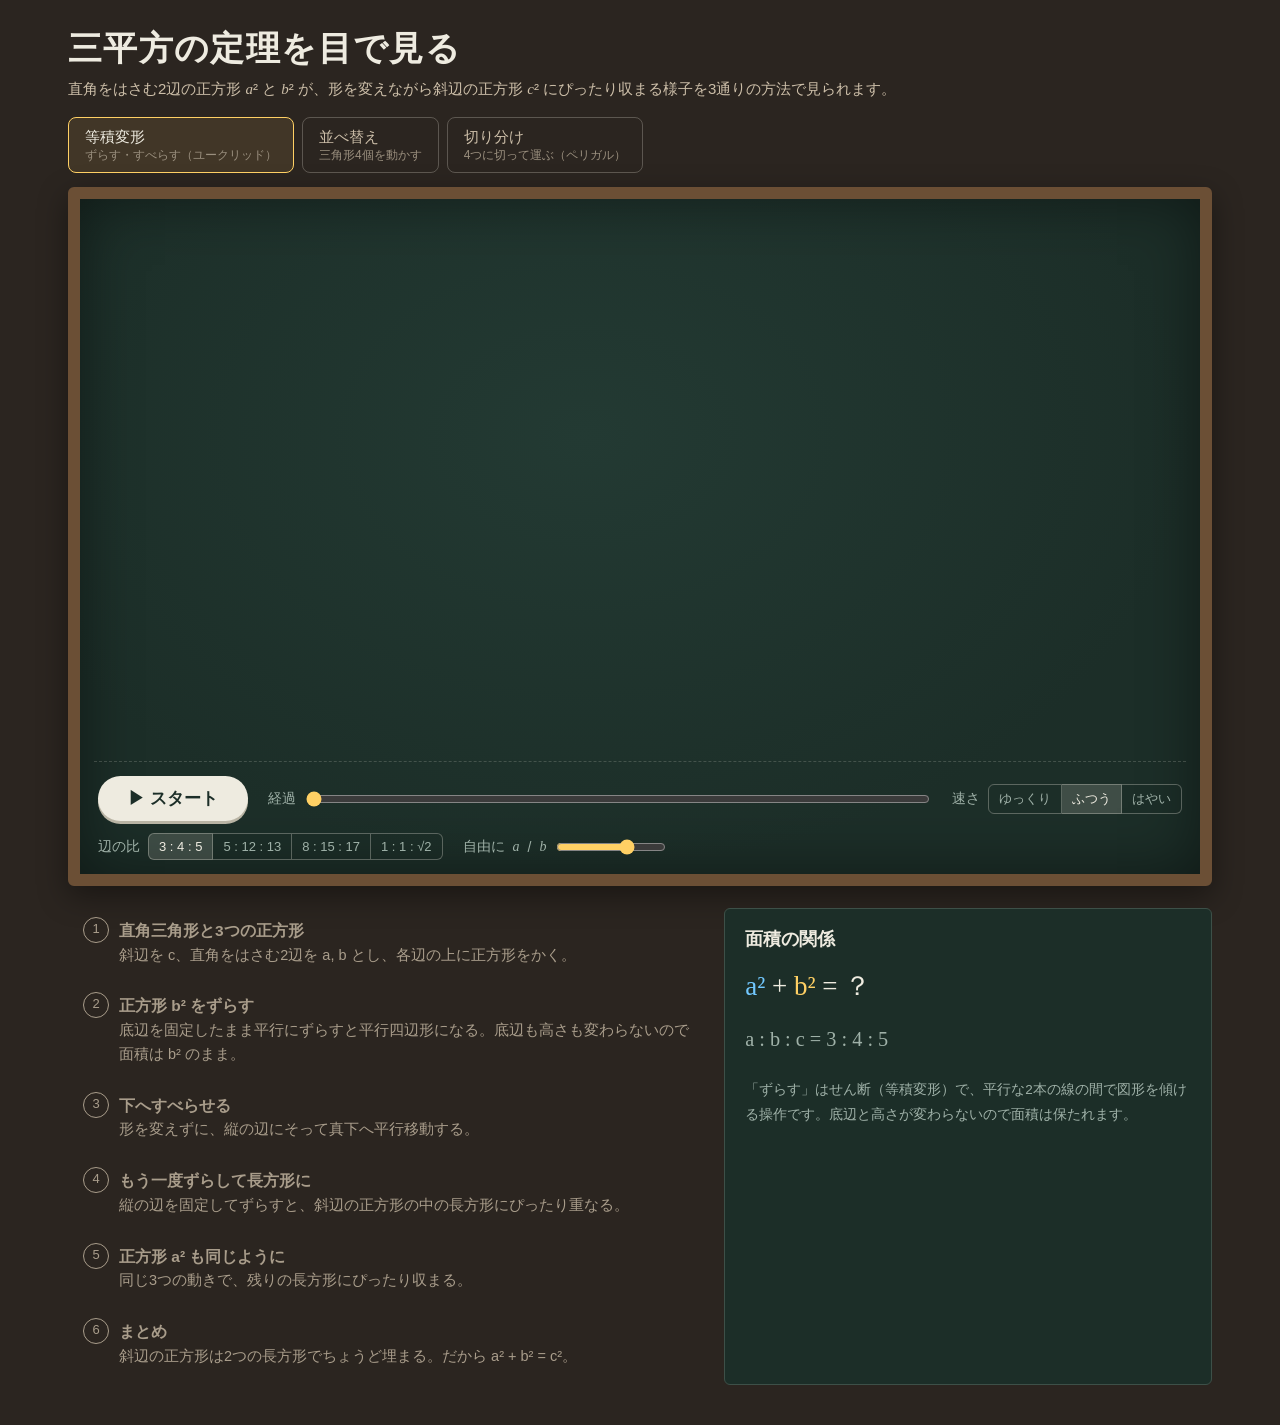
<file: materials/sanhei.html>
<!DOCTYPE html>
<html lang="ja">
<head>
<meta charset="UTF-8">
<meta name="viewport" content="width=device-width, initial-scale=1">
<title>三平方の定理を目で見る</title>
<style>
:root{
  --board:#1c2e28; --board2:#233a33; --frame:#6b4f35;
  --chalk:#eeebe0; --dim:#9fb1a8; --yellow:#ffd064; --blue:#72c8ff; --coral:#ff8466;
}
*{box-sizing:border-box}
html,body{margin:0;background:#2b2520;color:var(--chalk);
  font-family:"Hiragino Sans","Hiragino Kaku Gothic ProN","Yu Gothic","Meiryo","Noto Sans JP",sans-serif;}
.page{max-width:1180px;margin:0 auto;padding:22px 18px 40px}
h1{font-family:"Hiragino Mincho ProN","Yu Mincho","YuMincho","Noto Serif JP",serif;
  font-weight:600;font-size:clamp(22px,3.2vw,34px);letter-spacing:.04em;margin:4px 0 4px}
.sub{color:#cdbfa9;margin:0 0 14px;font-size:15px;line-height:1.7}
.modes{display:flex;flex-wrap:wrap;gap:8px;margin:0 0 14px}
.modes button{font:inherit;font-size:15px;color:#cdbfa9;background:transparent;border:1px solid rgba(238,235,224,.25);
  border-radius:8px;padding:9px 16px;cursor:pointer;text-align:left;line-height:1.35}
.modes button small{display:block;font-size:12px;color:#9a8f7e}
.modes button.on{background:rgba(255,208,100,.1);border-color:var(--yellow);color:var(--chalk)}
.board{background:radial-gradient(ellipse at 45% 35%,var(--board2),var(--board) 70%);
  border:12px solid var(--frame);border-radius:6px;
  box-shadow:inset 0 0 60px rgba(0,0,0,.45),0 10px 30px rgba(0,0,0,.4);padding:12px 14px 10px}
#wrap{width:100%}
canvas{display:block;width:100%}
.tray{display:flex;flex-wrap:wrap;align-items:center;gap:12px 20px;padding:14px 4px 4px;
  border-top:1px dashed rgba(238,235,224,.18);margin-top:8px}
#play{font:inherit;font-size:17px;font-weight:700;color:#1c2e28;background:var(--chalk);
  border:none;border-radius:999px;padding:11px 26px;cursor:pointer;min-width:150px;box-shadow:0 3px 0 #b9b4a4}
#play:active{transform:translateY(2px);box-shadow:0 1px 0 #b9b4a4}
button:focus-visible,input:focus-visible{outline:3px solid var(--yellow);outline-offset:3px}
.scrubbox{flex:1 1 220px;display:flex;align-items:center;gap:8px;font-size:14px;color:var(--dim)}
#scrub{flex:1;accent-color:var(--yellow)}
.ctl{display:flex;align-items:center;gap:8px;font-size:14px;color:var(--dim)}
.ctl input[type=range]{accent-color:var(--yellow);width:110px}
.seg button{font:inherit;font-size:13px;background:transparent;color:var(--dim);
  border:1px solid rgba(238,235,224,.3);border-left-width:0;padding:5px 10px;cursor:pointer}
.seg button:first-child{border-left-width:1px;border-radius:6px 0 0 6px}
.seg button:last-child{border-radius:0 6px 6px 0}
.seg button.on{background:rgba(238,235,224,.16);color:var(--chalk)}
.row2{width:100%;display:flex;flex-wrap:wrap;gap:10px 20px;align-items:center}
.lower{display:grid;grid-template-columns:1.3fr 1fr;gap:22px;margin-top:22px}
@media (max-width:820px){.lower{grid-template-columns:1fr}}
ol.steps{list-style:none;margin:0;padding:0;counter-reset:s}
ol.steps li{counter-increment:s;position:relative;padding:10px 12px 10px 48px;margin-bottom:6px;
  border-left:3px solid transparent;color:#a99d8b;line-height:1.65;font-size:14.5px;transition:all .3s}
ol.steps li::before{content:counter(s);position:absolute;left:12px;top:9px;width:24px;height:24px;
  border-radius:50%;border:1.5px solid currentColor;text-align:center;font-size:13px;line-height:22px}
ol.steps li b{display:block;font-size:15.5px;color:inherit}
ol.steps li.on{color:#f3ead8;border-left-color:var(--yellow);background:rgba(255,208,100,.07)}
ol.steps li.done{color:#d8ccb7}
.card{background:var(--board);border:1px solid #3d5048;border-radius:6px;padding:18px 20px}
.card h2{font-family:"Hiragino Mincho ProN","Yu Mincho",serif;font-weight:600;font-size:18px;margin:0 0 10px}
.big{font-family:"Times New Roman","Hiragino Mincho ProN","Yu Mincho",serif;font-size:clamp(20px,2.5vw,27px);line-height:1.9;min-height:3.9em}
.big .a{color:var(--blue)} .big .b{color:var(--yellow)} .big .c{color:var(--coral)}
.note{font-size:13.5px;color:var(--dim);line-height:1.8;margin:12px 0 0}
.math{font-family:"Times New Roman","Hiragino Mincho ProN",serif;font-style:italic}
@media (prefers-reduced-motion:reduce){ol.steps li{transition:none}}
</style>
</head>
<body>
<div class="page">
  <h1>三平方の定理を目で見る</h1>
  <p class="sub">直角をはさむ2辺の正方形 <span class="math">a</span>² と <span class="math">b</span>² が、形を変えながら斜辺の正方形 <span class="math">c</span>² にぴったり収まる様子を3通りの方法で見られます。</p>

  <div class="modes" id="modes" role="group" aria-label="見せ方">
    <button type="button" data-m="euclid" class="on">等積変形<small>ずらす・すべらす（ユークリッド）</small></button>
    <button type="button" data-m="rearr">並べ替え<small>三角形4個を動かす</small></button>
    <button type="button" data-m="perigal">切り分け<small>4つに切って運ぶ（ペリガル）</small></button>
  </div>

  <div class="board">
    <div id="wrap"><canvas id="cv" aria-label="三平方の定理のアニメーション"></canvas></div>
    <div class="tray">
      <button id="play" type="button">▶ スタート</button>
      <div class="scrubbox"><span>経過</span><input id="scrub" type="range" min="0" max="1" step="0.001" value="0" aria-label="アニメーションの位置"></div>
      <div class="ctl">速さ
        <div class="seg" role="group" aria-label="再生速度" id="speeds">
          <button type="button" data-s="0.5">ゆっくり</button><button type="button" data-s="1" class="on">ふつう</button><button type="button" data-s="2">はやい</button>
        </div>
      </div>
      <div class="row2">
        <div class="ctl">辺の比
          <div class="seg" role="group" aria-label="辺の比のプリセット" id="presets">
            <button type="button" data-a="3" data-b="4" class="on">3 : 4 : 5</button><button type="button" data-a="5" data-b="12">5 : 12 : 13</button><button type="button" data-a="8" data-b="15">8 : 15 : 17</button><button type="button" data-a="1" data-b="1">1 : 1 : √2</button>
          </div>
        </div>
        <label class="ctl">自由に <span class="math">a</span>/<span class="math">b</span> <input id="ratio" type="range" min="0.25" max="1" step="0.01" value="0.75"></label>
        <span class="ctl" id="ratioText"></span>
      </div>
    </div>
  </div>

  <div class="lower">
    <ol class="steps" id="steps"></ol>
    <div class="card">
      <h2>面積の関係</h2>
      <div class="big" id="eq"></div>
      <p class="note" id="note"></p>
    </div>
  </div>
</div>
<script>
(function(){
const COL={chalk:"#eeebe0",a:"#72c8ff",b:"#ffd064",c:"#ff8466",dim:"rgba(238,235,224,.4)"};
const PIECE=["#ffd064","#ffc34d","#ffe08f","#f2b43a"];
const cv=document.getElementById('cv'),ctx=cv.getContext('2d'),wrap=document.getElementById('wrap');
const btn=document.getElementById('play'),scrub=document.getElementById('scrub'),eqEl=document.getElementById('eq');
const stepsEl=document.getElementById('steps'),noteEl=document.getElementById('note');
let W,H,dpr=1,S=10,OX=0,OY=0;
let mode="euclid",A_=3,B_=4,t=0,playing=false,speed=1,last=0;
let G,PG,TL,T_END,STEPS;

const add=(p,q)=>[p[0]+q[0],p[1]+q[1]],subv=(p,q)=>[p[0]-q[0],p[1]-q[1]],mulv=(p,s)=>[p[0]*s,p[1]*s];
const lerpP=(p,q,e)=>[p[0]+(q[0]-p[0])*e,p[1]+(q[1]-p[1])*e];
const clamp=x=>Math.max(0,Math.min(1,x));
const ease=x=>x<.5?4*x*x*x:1-Math.pow(-2*x+2,3)/2;
const ph=k=>clamp((t-TL[k][0])/(TL[k][1]-TL[k][0]));
const E=k=>ease(ph(k));
const cen=ps=>{let x=0,y=0;ps.forEach(p=>{x+=p[0];y+=p[1]});return[x/ps.length,y/ps.length]};

// ---------- 幾何 ----------
function clipHalf(poly,f){const r=[];for(let i=0;i<poly.length;i++){const p=poly[i],q=poly[(i+1)%poly.length],fp=f(p),fq=f(q);
  if(fp>=0)r.push(p);if((fp>0&&fq<0)||(fp<0&&fq>0)){const s=fp/(fp-fq);r.push([p[0]+(q[0]-p[0])*s,p[1]+(q[1]-p[1])*s])}}return r}
function build(){
  const a=A_,b=B_,c=Math.hypot(a,b);
  const A=[0,0],B=[c,0],C=[b*b/c,a*b/c],Hh=[b*b/c,0];
  const nb=[-a/c*b,b/c*b],na=[b/c*a,a/c*a];
  G={a,b,c,A,B,C,H:Hh,
     Sb:[A,C,add(C,nb),add(A,nb)],Sa:[B,C,add(C,na),add(B,na)],
     Sc:[[0,0],[c,0],[c,-c],[0,-c]]};
  // ペリガル
  const O=cen(G.Sb),corner={"1,1":[0,-c],"-1,1":[c,-c],"1,-1":[0,0],"-1,-1":[c,0]};
  const pieces=[];let i=0;
  for(const [sx,sy] of [[1,1],[-1,1],[-1,-1],[1,-1]]){
    let pl=clipHalf(G.Sb,p=>sx*(p[0]-O[0]));pl=clipHalf(pl,p=>sy*(p[1]-O[1]));
    const tg=corner[sx+","+sy];
    pieces.push({pts:pl,d:subv(tg,O),ex:[sx*b*0.07,sy*b*0.07],col:PIECE[i++]});
  }
  PG={O,pieces,dA:subv([c/2,-c/2],cen(G.Sa))};
  // 並べ替え
  const s=a+b;
  const tri=(R,P1,P2)=>[R,P1,P2];
  G.R1=[tri([0,a],[a,a],[0,s]),tri([a,s],[0,s],[a,a]),tri([a,a],[a,0],[s,a]),tri([s,0],[s,a],[a,0])];
  G.R2=[tri([0,0],[a,0],[0,b]),tri([s,s],[b,s],[s,a]),tri([0,s],[0,b],[b,s]),tri([s,0],[s,a],[a,0])];
  setupTimeline();
}
function setupTimeline(){
  if(mode==="euclid"){
    TL={intro:[0,1.2],b1:[1.5,3],b2:[3.2,4.4],b3:[4.6,6.1],a1:[6.6,8.1],a2:[8.3,9.5],a3:[9.7,11.2],sum:[11.6,12.8]};T_END=13.4;
    STEPS=[[0,"直角三角形と3つの正方形","斜辺を c、直角をはさむ2辺を a, b とし、各辺の上に正方形をかく。"],
      [1.5,"正方形 b² をずらす","底辺を固定したまま平行にずらすと平行四辺形になる。底辺も高さも変わらないので面積は b² のまま。"],
      [3.2,"下へすべらせる","形を変えずに、縦の辺にそって真下へ平行移動する。"],
      [4.6,"もう一度ずらして長方形に","縦の辺を固定してずらすと、斜辺の正方形の中の長方形にぴったり重なる。"],
      [6.6,"正方形 a² も同じように","同じ3つの動きで、残りの長方形にぴったり収まる。"],
      [11.6,"まとめ","斜辺の正方形は2つの長方形でちょうど埋まる。だから a² + b² = c²。"]];
    noteEl.textContent="「ずらす」はせん断（等積変形）で、平行な2本の線の間で図形を傾ける操作です。底辺と高さが変わらないので面積は保たれます。";
  }else if(mode==="rearr"){
    TL={intro:[0,1.2],lab:[1.2,2.2],m0:[2.6,4],m1:[3.6,5],m2:[4.6,6],cfill:[6,6.8],sum:[7,8.2]};T_END=8.8;
    STEPS=[[0,"1辺 a+b の正方形","中に正方形 a² と b²、そして元の直角三角形4個が入っている。"],
      [2.6,"三角形を動かす","三角形を回さずにすべらせて、大きい正方形の四隅へ移す。"],
      [6,"すき間が c²","真ん中に1辺 c の正方形のすき間ができる。大きい正方形も三角形4個も同じなので、残りの面積も等しい。a² + b² = c²。"]];
    noteEl.textContent="動かす前後で、外側の正方形 (a+b)² と三角形4個の面積はまったく同じ。だから「残り」の面積も等しくなります。";
  }else{
    const st=3.6;TL={intro:[0,1.2],cut:[1.4,2.6],ex:[2.8,3.4]};
    for(let i=0;i<4;i++)TL["p"+i]=[st+i*1.0,st+i*1.0+1.4];
    TL.am=[8.2,9.6];TL.sum=[10,11.2];T_END=11.8;
    STEPS=[[0,"3つの正方形","直角三角形の各辺に正方形をかく。"],
      [1.4,"大きい方 b² を切る","b² の中心を通り、斜辺に平行な線と垂直な線で4つに切る。"],
      [3.6,"4つのピースを運ぶ","回転させずに平行移動だけで、c² の四隅へ運ぶ。"],
      [8.2,"a² を真ん中へ","真ん中に残った穴に a² がぴったりはまる。"],
      [10,"まとめ","c² が a² と b² のピースで過不足なく埋まった。a² + b² = c²。"]];
    noteEl.textContent="ペリガル（1830年）の分割。どのピースも回転させずに平行移動するだけで収まるのが特徴です。";
  }
  stepsEl.innerHTML=STEPS.map(s=>`<li><b>${s[1]}</b>${s[2]}</li>`).join("");
}

// ---------- 画面 ----------
function bbox(){
  if(mode==="rearr"){const s=G.a+G.b;return[-G.b-s*0.35,s+0.2,-0.2,s+0.2]}
  const pts=[...G.Sa,...G.Sb,...G.Sc,add(G.C,[0,G.c]),add(G.A,[0,G.c]),add(G.B,[0,G.c])];
  const xs=pts.map(p=>p[0]),ys=pts.map(p=>p[1]);
  return[Math.min(...xs),Math.max(...xs),Math.min(...ys),Math.max(...ys)];
}
function fit(){
  const [x0,x1,y0,y1]=bbox(),pad=26;
  S=Math.min((W-2*pad)/(x1-x0),(H-2*pad)/(y1-y0));
  OX=(W-(x1-x0)*S)/2-x0*S;OY=(H+(y1-y0)*S)/2+y0*S;
}
function resize(){
  dpr=window.devicePixelRatio||1;W=wrap.clientWidth;H=Math.max(320,Math.min(720,W*0.7,(window.innerHeight-(wrap.getBoundingClientRect().top+window.scrollY)-((document.querySelector('.tray')||{}).offsetHeight||0)-44)));
  cv.style.height=H+'px';cv.width=Math.round(W*dpr);cv.height=Math.round(H*dpr);ctx.setTransform(dpr,0,0,dpr,0,0);
  fit();draw();
}
const P=p=>[OX+p[0]*S,OY-p[1]*S];
function path(ps){ctx.beginPath();ps.forEach((q,i)=>{const r=P(q);i?ctx.lineTo(r[0],r[1]):ctx.moveTo(r[0],r[1])});ctx.closePath()}
function shape(ps,fill,alpha,stroke,dash){
  if(alpha<=0)return;ctx.globalAlpha=alpha;
  if(fill){ctx.fillStyle=fill;path(ps);ctx.fill()}
  if(stroke){ctx.strokeStyle=stroke;ctx.lineWidth=1.8;ctx.setLineDash(dash||[]);path(ps);ctx.stroke();ctx.setLineDash([])}
  ctx.globalAlpha=1;
}
function hexA(h,a){const v=[1,3,5].map(i=>parseInt(h.slice(i,i+2),16));return`rgba(${v.join(',')},${a})`}
function text(str,p,col,size,alpha){
  if(alpha<=0)return;const r=P(p);ctx.globalAlpha=alpha;
  ctx.font=`italic ${size}px "Times New Roman","Hiragino Mincho ProN",serif`;ctx.textAlign="center";ctx.textBaseline="middle";
  ctx.lineWidth=4;ctx.strokeStyle="rgba(28,46,40,.8)";ctx.strokeText(str,r[0],r[1]);ctx.fillStyle=col;ctx.fillText(str,r[0],r[1]);ctx.globalAlpha=1;
}
function sq(str,p,col,side,alpha){text(str.replace("²",""),p,col,Math.max(14,Math.min(34,side*S*0.32)),alpha);
  // 右上に小さい2
  const r=P(p),fs=Math.max(14,Math.min(34,side*S*0.32));ctx.globalAlpha=Math.max(0,alpha);
  ctx.font=`${fs*0.6}px "Times New Roman",serif`;ctx.fillStyle=col;ctx.textAlign="left";ctx.fillText("2",r[0]+fs*0.28,r[1]-fs*0.35);ctx.globalAlpha=1}

function triangleLabels(al){
  const g=G,cc=cen([g.A,g.B,g.C]);
  const mid=(p,q)=>[(p[0]+q[0])/2,(p[1]+q[1])/2];
  const toward=(m,k)=>lerpP(m,cc,k);
  const fs=Math.max(14,Math.min(26,S*g.c*0.07));
  text("a",toward(mid(g.B,g.C),0.35),COL.chalk,fs,al);text("b",toward(mid(g.A,g.C),0.35),COL.chalk,fs,al);text("c",toward(mid(g.A,g.B),0.35),COL.chalk,fs,al);
  // 直角の印
  const u=subv(g.A,g.C),v=subv(g.B,g.C),k=g.c*0.06;
  const p1=add(g.C,mulv(u,k/g.b)),p2=add(g.C,mulv(v,k/g.a)),p3=add(p1,mulv(v,k/g.a));
  ctx.globalAlpha=al;ctx.strokeStyle=COL.chalk;ctx.lineWidth=1.2;ctx.beginPath();
  let r=P(p1);ctx.moveTo(r[0],r[1]);r=P(p3);ctx.lineTo(r[0],r[1]);r=P(p2);ctx.lineTo(r[0],r[1]);ctx.stroke();ctx.globalAlpha=1;
}

function draw(){
  ctx.clearRect(0,0,W,H);
  if(mode==="euclid")drawEuclid();else if(mode==="rearr")drawRearr();else drawPerigal();
}

// ---- 等積変形 ----
function euclidShape(S0,base0,base1,k){
  // S0 = [P0,P1,P2,P3]（P0P1 が三角形の辺）。k=1..3 の段階で変形
  const up=[0,G.c];
  const e1=E(k+"1"),e2=E(k+"2"),e3=E(k+"3");
  let ps=[S0[0],S0[1],lerpP(S0[2],add(S0[1],up),e1),lerpP(S0[3],add(S0[0],up),e1)];
  ps=ps.map(p=>add(p,[0,-G.c*e2]));
  const slope=(G.C[1]-base0[1])/(G.C[0]-base0[0]);
  ps=ps.map(p=>[p[0],p[1]-e3*slope*(p[0]-base0[0])]);
  return ps;
}
function drawEuclid(){
  const g=G,pi=E('intro'),ps=E('sum');
  // 斜辺の正方形
  shape(g.Sc,hexA(COL.c,0.1+0.25*ps),pi,COL.c,ps>0?[]:[7,6]);
  // 元の位置の影
  shape(g.Sb,null,pi*0.5,"rgba(255,208,100,.6)",[5,5]);
  shape(g.Sa,null,pi*0.5,"rgba(114,200,255,.6)",[5,5]);
  // 動く正方形
  const sb=euclidShape(g.Sb,g.A,g.H,"b"),sa=euclidShape(g.Sa,g.B,g.H,"a");
  shape(sb,hexA(COL.b,0.55),pi,COL.b);shape(sa,hexA(COL.a,0.55),pi,COL.a);
  // 三角形
  shape([g.A,g.B,g.C],"rgba(238,235,224,.14)",pi,COL.chalk);
  // 垂線（高さの線）
  if(t>=TL.b3[0]){ctx.globalAlpha=0.5;ctx.setLineDash([4,5]);ctx.strokeStyle=COL.chalk;ctx.lineWidth=1.2;ctx.beginPath();let r=P(g.C);ctx.moveTo(r[0],r[1]);r=P([g.H[0],-g.c]);ctx.lineTo(r[0],r[1]);ctx.stroke();ctx.setLineDash([]);ctx.globalAlpha=1}
  triangleLabels(pi);
  sq("b²",cen(sb),"#fff3cf",g.b,pi);sq("a²",cen(sa),"#dcf2ff",g.a,pi);
  const sc=[g.c/2,-g.c/2];
  if(t<TL.b3[1])sq("c²",sc,COL.c,g.c*0.8,pi*(1-E('b1')));
}

// ---- 並べ替え ----
function drawRearr(){
  const g=G,a=g.a,b=g.b,s=a+b,pi=E('intro'),pl=E('lab'),cf=E('cfill'),psum=E('sum');
  // 参考の三角形（左）
  const ox=-b-s*0.3,T=[[ox,0],[ox+b,0],[ox,a]];
  shape(T,"rgba(238,235,224,.14)",pi,COL.chalk);
  const fs=Math.max(14,Math.min(24,S*s*0.055));
  text("b",[ox+b/2,-s*0.05],COL.chalk,fs,pi);text("a",[ox-s*0.05,a/2],COL.chalk,fs,pi);text("c",[ox+b/2+s*0.05,a/2+s*0.04],COL.chalk,fs,pi);
  // 外枠
  shape([[0,0],[s,0],[s,s],[0,s]],null,pi,COL.chalk);
  const mv=[E('m0'),E('m1'),E('m2')];
  // a², b² の色
  const fadeAB=pi*(1-clamp(Math.max(...mv)*1.5));
  shape([[0,0],[a,0],[a,a],[0,a]],hexA(COL.a,0.5),fadeAB,null);
  shape([[a,a],[s,a],[s,s],[a,s]],hexA(COL.b,0.5),fadeAB,null);
  // c²
  const tilt=[[a,0],[s,a],[b,s],[0,b]];
  shape(tilt,hexA(COL.c,0.45),cf,COL.c);
  // 三角形
  for(let i=0;i<4;i++){
    const e=i<3?mv[i]:0;
    const ps=G.R1[i].map((p,j)=>lerpP(p,G.R2[i][j],e));
    shape(ps,"rgba(238,235,224,.2)",pi,COL.chalk);
  }
  sq("a²",[a/2,a/2],"#dcf2ff",a,pi*pl*(1-Math.min(1,Math.max(...mv)*2)));
  sq("b²",[a+b/2,a+b/2],"#fff3cf",b,pi*pl*(1-Math.min(1,Math.max(...mv)*2)));
  sq("c²",[s/2,s/2],"#ffe1d8",Math.hypot(a,b)*0.8,cf);
}

// ---- 切り分け ----
function drawPerigal(){
  const g=G,pi=E('intro'),pc=E('cut'),pe=E('ex'),pam=E('am'),ps=E('sum');
  shape(g.Sc,hexA(COL.c,0.08+0.2*ps),pi,COL.c,ps>0?[]:[7,6]);
  shape(g.Sb,null,pi*0.45,"rgba(255,208,100,.6)",[5,5]);
  shape(g.Sa,null,pi*0.45,"rgba(114,200,255,.6)",[5,5]);
  shape([g.A,g.B,g.C],"rgba(238,235,224,.14)",pi,COL.chalk);
  triangleLabels(pi);
  // 切断線
  if(pc>0&&t<TL.p0[0]+0.5){
    const O=PG.O,R=g.b;ctx.globalAlpha=1-clamp((t-TL.p0[0])/0.5);
    ctx.save();path(g.Sb);ctx.clip();
    ctx.strokeStyle=COL.chalk;ctx.lineWidth=2;ctx.setLineDash([6,4]);
    ctx.beginPath();let r=P([O[0]-R*pc,O[1]]);ctx.moveTo(r[0],r[1]);r=P([O[0]+R*pc,O[1]]);ctx.lineTo(r[0],r[1]);
    r=P([O[0],O[1]-R*pc]);ctx.moveTo(r[0],r[1]);r=P([O[0],O[1]+R*pc]);ctx.lineTo(r[0],r[1]);ctx.stroke();ctx.setLineDash([]);ctx.restore();
    ctx.globalAlpha=1;
  }
  if(pc<=0)shape(g.Sb,hexA(COL.b,0.55),pi,COL.b);
  else PG.pieces.forEach((q,i)=>{
    const e=E("p"+i);
    const off=add(mulv(q.ex,pe*(1-e)),mulv(q.d,e));
    const pts=q.pts.map(p=>add(p,off));
    shape(pts,hexA(q.col,pc>0?0.62:0.55),pi,pc>0?"#fff3cf":COL.b);
  });
  const sa=g.Sa.map(p=>add(p,mulv(PG.dA,pam)));
  shape(sa,hexA(COL.a,0.6),pi,COL.a);
  if(pc<=0)sq("b²",cen(g.Sb),"#fff3cf",g.b,pi);
  sq("a²",cen(sa),"#dcf2ff",g.a,pi);
  sq("c²",[g.c/2,-g.c/2],COL.c,g.c*0.8,pi*(1-E('p0'))*(1-ps)+0);
}

// ---------- 数式パネル ----------
function updateUI(){
  let s=0;STEPS.forEach((st,i)=>{if(t>=st[0])s=i});
  const started=t>0||playing;
  [...stepsEl.children].forEach((el,i)=>{el.classList.toggle('on',started&&i===s);el.classList.toggle('done',started&&i<s)});
  const a=G.a,b=G.b,c=G.c,nice=Number.isInteger(a)&&Number.isInteger(b);
  const fm=x=>Number.isInteger(x)?String(x):x.toFixed(3).replace(/0+$/,"");
  const cS=nice&&Number.isInteger(c)?String(c):(a===1&&b===1?"√2":fm(c));
  const nums=nice?`<br><span class="a">${a*a}</span> + <span class="b">${b*b}</span> = <span class="c">${fm(a*a+b*b)}</span>${Number.isInteger(c)?` = <span class="c">${c}²</span>`:""}`:"";
  let h;
  const done=t>=TL.sum[0]||(mode==="rearr"&&t>=TL.cfill[0]);
  if(!done)h=`<span class="a">a²</span> + <span class="b">b²</span> = ？<br><span style="font-size:.75em;color:#9fb1a8">a : b : c = ${fm(a)} : ${fm(b)} : ${cS}</span>`;
  else h=`<span class="a">a²</span> + <span class="b">b²</span> = <span class="c">c²</span>${nums}`;
  if(eqEl.innerHTML!==h)eqEl.innerHTML=h;
  scrub.value=t/T_END;
  btn.textContent=playing?'❚❚ 一時停止':(t>=T_END?'↺ もう一度':(t>0?'▶ 再開':'▶ スタート'));
  document.getElementById('ratioText').textContent=nice?"":`a : b = ${fm(a)} : 1`;
}

function loop(now){
  const dt=Math.min(0.05,(now-last)/1000);last=now;
  if(playing){t+=dt*speed;if(t>=T_END){t=T_END;playing=false}draw();updateUI()}
  requestAnimationFrame(loop);
}
function reset(){playing=false;t=0;build();fit();draw();updateUI()}
btn.addEventListener('click',()=>{if(playing)playing=false;else{if(t>=T_END)t=0;playing=true}updateUI();draw()});
scrub.addEventListener('input',()=>{playing=false;t=parseFloat(scrub.value)*T_END;draw();updateUI()});
document.querySelectorAll('#modes button').forEach(b=>b.addEventListener('click',()=>{
  mode=b.dataset.m;document.querySelectorAll('#modes button').forEach(x=>x.classList.toggle('on',x===b));reset();
}));
document.querySelectorAll('#speeds button').forEach(b=>b.addEventListener('click',()=>{
  speed=parseFloat(b.dataset.s);document.querySelectorAll('#speeds button').forEach(x=>x.classList.toggle('on',x===b));
}));
document.querySelectorAll('#presets button').forEach(b=>b.addEventListener('click',()=>{
  A_=+b.dataset.a;B_=+b.dataset.b;document.querySelectorAll('#presets button').forEach(x=>x.classList.toggle('on',x===b));
  document.getElementById('ratio').value=A_/B_;reset();
}));
document.getElementById('ratio').addEventListener('input',e=>{
  A_=parseFloat(e.target.value);B_=1;document.querySelectorAll('#presets button').forEach(x=>x.classList.remove('on'));reset();
});
document.addEventListener('keydown',e=>{if(e.code==='Space'&&!['BUTTON','INPUT'].includes(e.target.tagName)){e.preventDefault();btn.click()}});
window.addEventListener('resize',resize);
build();resize();updateUI();requestAnimationFrame(x=>{last=x;loop(x)});
})();
</script>
</body>
</html>
</file>
<file: style.css>
/* 教材棚：授業用アニメーションと同じ黒板の配色 */
:root{
  --board:#1c2e28; --board2:#233a33; --frame:#6b4f35; --room:#2b2520; --room2:#362e27;
  --chalk:#eeebe0; --dim:#9fb1a8; --paper:#cdbfa9;
  --coral:#ff8466; --blue:#72c8ff; --yellow:#ffd064;
  --sans:"Hiragino Sans","Hiragino Kaku Gothic ProN","Yu Gothic","Meiryo","Noto Sans JP",sans-serif;
  --mincho:"Hiragino Mincho ProN","Yu Mincho","YuMincho","Noto Serif JP",serif;
  color-scheme:dark;
}
*{box-sizing:border-box}
html,body{margin:0;height:100%;background:var(--room);color:var(--chalk);font-family:var(--sans);-webkit-text-size-adjust:100%}
[hidden]{display:none!important}
button{font:inherit;color:inherit}
button:focus-visible,a:focus-visible,label.btn:focus-within,input:focus-visible,select:focus-visible{outline:3px solid var(--yellow);outline-offset:2px}
.visually-hidden{position:absolute;width:1px;height:1px;opacity:0;overflow:hidden}

.page{max-width:980px;margin:0 auto;
  padding-top:calc(env(safe-area-inset-top,0px) + 20px);padding-bottom:40px;
  padding-left:max(18px,env(safe-area-inset-left,0px));padding-right:max(18px,env(safe-area-inset-right,0px));
  display:flex;flex-direction:column;gap:14px}
.top{display:flex;align-items:center;justify-content:space-between;gap:12px}
h1{font-family:var(--mincho);font-weight:600;font-size:30px;letter-spacing:.08em;margin:0}
h1 a{color:inherit;text-decoration:none}
.topR{display:flex;align-items:center;gap:12px}
.status{font-size:13px;color:var(--dim)}
.ghost{background:transparent;border:1px solid rgba(205,191,169,.4);color:var(--paper);border-radius:6px;padding:7px 14px;font-size:14px;cursor:pointer}
.crumbs{display:flex;flex-wrap:wrap;align-items:center;gap:4px 6px;font-size:16px;color:var(--paper);min-height:26px}
.crumbs a{color:var(--paper);text-decoration:none;padding:2px 4px}
.crumbs a:last-child{color:var(--chalk);font-weight:700}
.crumbs span{color:rgba(205,191,169,.5)}
.tools{display:flex;flex-wrap:wrap;gap:10px;align-items:center}
.btn{display:inline-block;background:transparent;border:1.5px solid rgba(238,235,224,.5);color:var(--chalk);border-radius:6px;padding:9px 18px;font-size:15px;font-weight:700;cursor:pointer}
.btn.primary{background:var(--chalk);color:var(--board);border-color:var(--chalk)}
.btn.danger{background:var(--coral);border-color:var(--coral);color:#2b1610}
.tools .ghost{margin-left:auto}

.folders{display:grid;grid-template-columns:repeat(auto-fill,minmax(200px,1fr));gap:10px}
.folders:empty,.items:empty{display:none}
.folder{position:relative;background:var(--frame);border-radius:4px;padding:6px}
.folder>a{display:flex;flex-direction:column;justify-content:space-between;gap:12px;min-height:92px;padding:12px 14px;text-decoration:none;color:var(--chalk);
  background:radial-gradient(ellipse at 40% 30%,var(--board2),var(--board) 75%);border-radius:2px}
.folder b{font-family:var(--mincho);font-size:18px;font-weight:600;line-height:1.35;overflow-wrap:anywhere}
.folder small{font-size:13px;color:var(--dim)}
.fmenu{position:absolute;right:12px;bottom:12px;display:flex;gap:6px}
.items{display:flex;flex-direction:column;border-top:1px solid rgba(205,191,169,.22)}
.item{display:flex;align-items:center;gap:8px;border-bottom:1px solid rgba(205,191,169,.22)}
.item>a{flex:1;min-width:0;display:flex;align-items:center;gap:14px;padding:15px 6px;text-decoration:none;color:var(--chalk)}
.item .play{flex:none;width:34px;height:34px;border-radius:50%;background:var(--chalk);color:var(--board);display:grid;place-items:center;font-size:14px;padding-left:2px}
.item b{font-size:17px;font-weight:600;line-height:1.45;overflow-wrap:anywhere}
.imenu{flex:none;display:flex;gap:6px;padding-right:2px}
.mini{background:transparent;border:1px solid rgba(205,191,169,.35);color:var(--paper);border-radius:5px;padding:6px 10px;font-size:13px;cursor:pointer;white-space:nowrap}
.mini.del{color:var(--coral);border-color:rgba(255,132,102,.5)}
.empty{color:var(--paper);line-height:1.8;padding:30px 4px}
@media (max-width:620px){
  .item{flex-wrap:wrap}
  .item>a{flex-basis:100%}
  .imenu{padding:0 0 12px 54px}
}

/* ビューア */
#viewer{position:fixed;inset:0;display:flex;flex-direction:column;background:#000;z-index:5}
.vbar{flex:none;display:flex;align-items:center;gap:6px;background:var(--room);
  padding-top:calc(env(safe-area-inset-top,0px) + 4px);padding-bottom:4px;
  padding-left:max(8px,env(safe-area-inset-left,0px));padding-right:max(8px,env(safe-area-inset-right,0px))}
.vb{background:transparent;border:none;color:var(--paper);font-size:15px;padding:7px 11px;border-radius:6px;cursor:pointer;white-space:nowrap}
.vb[aria-pressed="true"]{background:var(--yellow);color:#2b2520;font-weight:700}
.vtitle{flex:1;min-width:0;text-align:center;font-size:14px;color:var(--dim);white-space:nowrap;overflow:hidden;text-overflow:ellipsis}
.stage{flex:1;min-height:0;position:relative;background:var(--room)}
#frame{position:absolute;inset:0;width:100%;height:100%;border:0;background:var(--room)}
#ink{position:absolute;inset:0;width:100%;height:100%;pointer-events:none;touch-action:none}
#ink.on{pointer-events:auto;cursor:crosshair}
.pens{position:absolute;left:50%;transform:translateX(-50%);bottom:calc(env(safe-area-inset-bottom,0px) + 12px);display:flex;align-items:center;gap:8px;
  background:rgba(43,37,32,.94);border:1px solid rgba(205,191,169,.35);border-radius:999px;padding:7px 14px;max-width:calc(100% - 16px)}
.pen{width:30px;height:30px;border-radius:50%;background:var(--k);border:3px solid transparent;box-shadow:0 0 0 1px rgba(0,0,0,.4);cursor:pointer;flex:none}
.pen.on{border-color:#2b2520;box-shadow:0 0 0 2px var(--chalk)}
.tool{background:transparent;border:none;color:var(--paper);font-size:14px;padding:6px 7px;cursor:pointer;white-space:nowrap}
.tool.on{color:#2b2520;background:var(--yellow);border-radius:6px;font-weight:700}
.loadmsg{position:absolute;inset:0;margin:0;display:grid;place-items:center;text-align:center;padding:24px;line-height:1.8;color:var(--paper);background:var(--room)}

/* ダイアログ */
dialog{background:var(--board);color:var(--chalk);border:6px solid var(--frame);border-radius:6px;padding:0;width:min(480px,calc(100vw - 32px));max-height:calc(100dvh - 32px)}
dialog::backdrop{background:rgba(0,0,0,.55)}
#dlgForm{display:flex;flex-direction:column;gap:12px;padding:18px 20px}
#dlgForm h2{font-family:var(--mincho);font-weight:600;font-size:20px;margin:0}
#dlgForm p,#dlgForm ol{margin:0;font-size:14.5px;line-height:1.75;color:#dfe0d4}
#dlgForm ol{padding-left:1.4em}
#dlgForm a{color:var(--blue)}
#dlgForm label{display:flex;flex-direction:column;gap:5px;font-size:14px;color:var(--dim)}
#dlgForm input,#dlgForm select{font:inherit;font-size:16px;padding:9px 10px;background:#12201b;color:var(--chalk);border:1px solid #4a5f56;border-radius:5px;width:100%}
.err{color:var(--coral)!important}
.dbtns{display:flex;justify-content:flex-end;gap:10px;margin-top:4px}
.toast{position:fixed;left:50%;transform:translateX(-50%);bottom:calc(env(safe-area-inset-bottom,0px) + 22px);background:var(--chalk);color:var(--board);font-size:15px;font-weight:600;padding:11px 20px;border-radius:8px;z-index:30;max-width:calc(100vw - 32px);line-height:1.5;box-shadow:0 6px 20px rgba(0,0,0,.45)}
.toast.bad{background:var(--coral);color:#2b1610}
</file>
